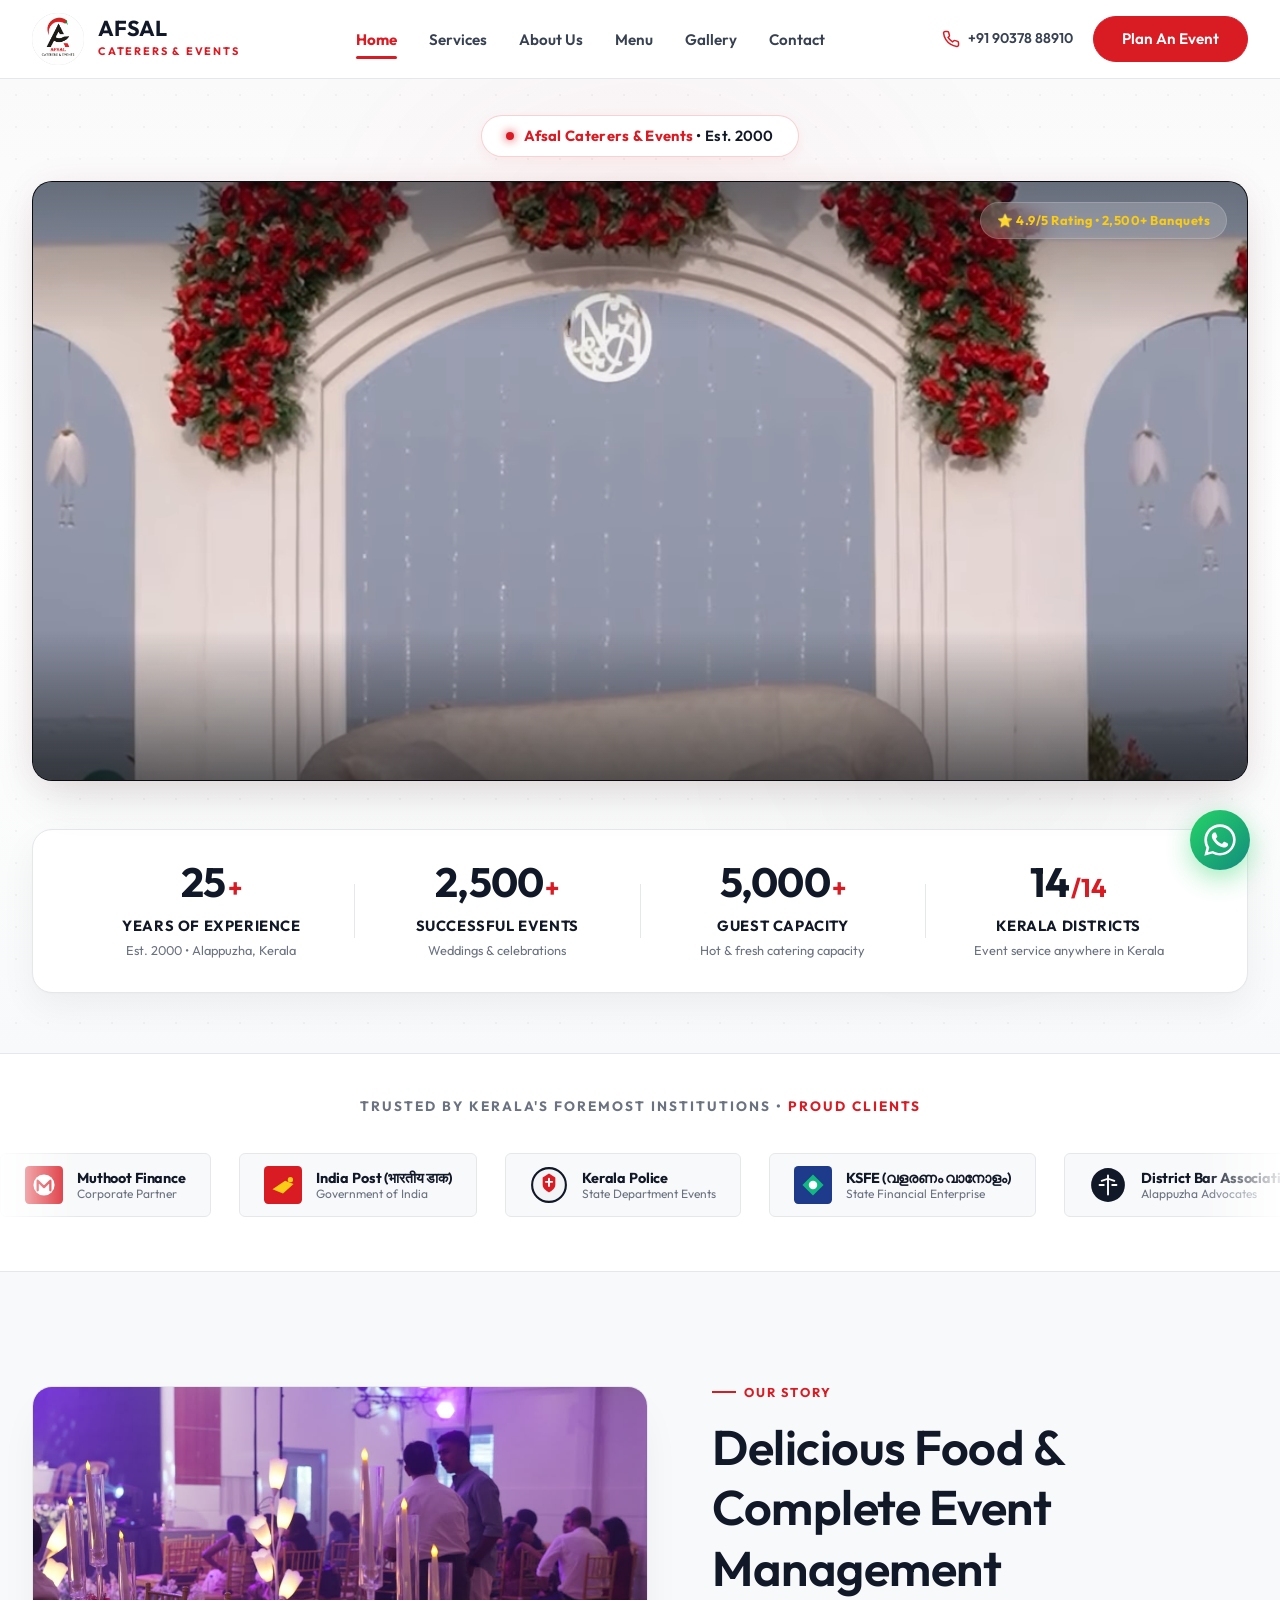
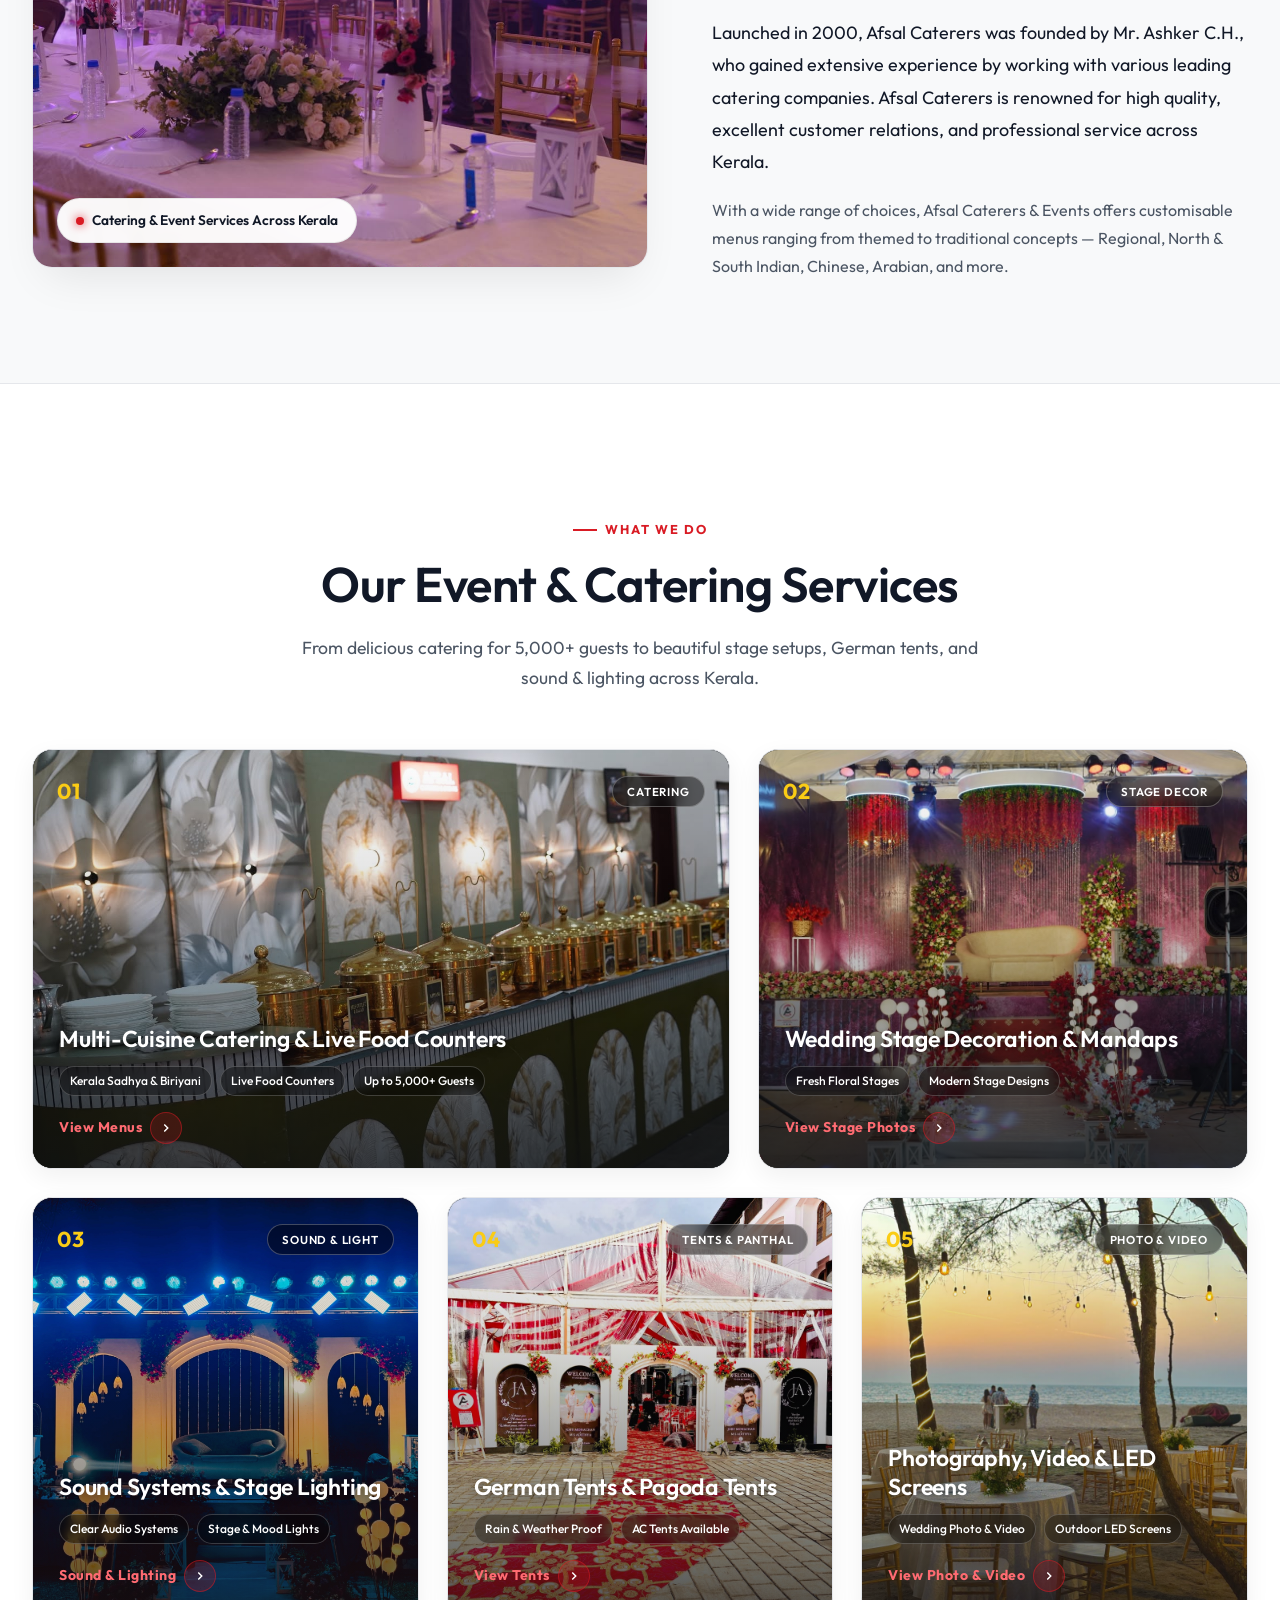
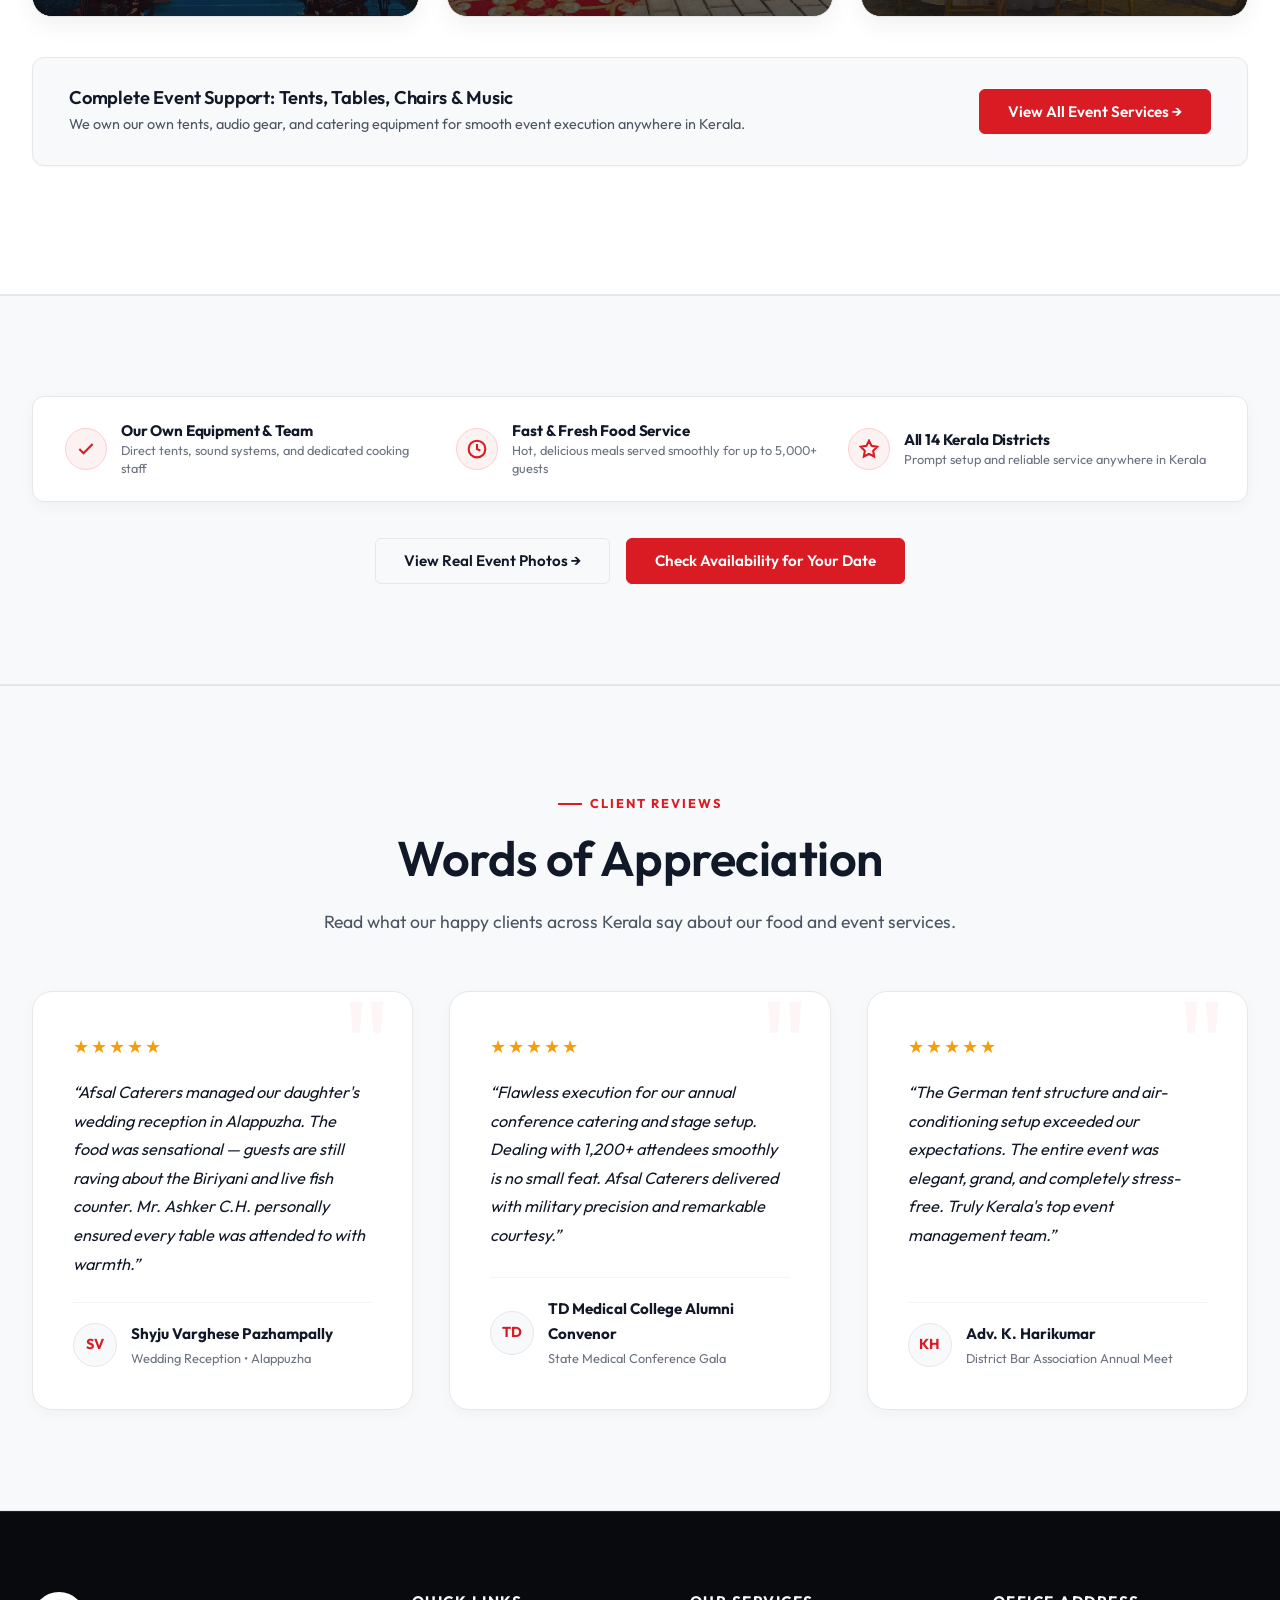
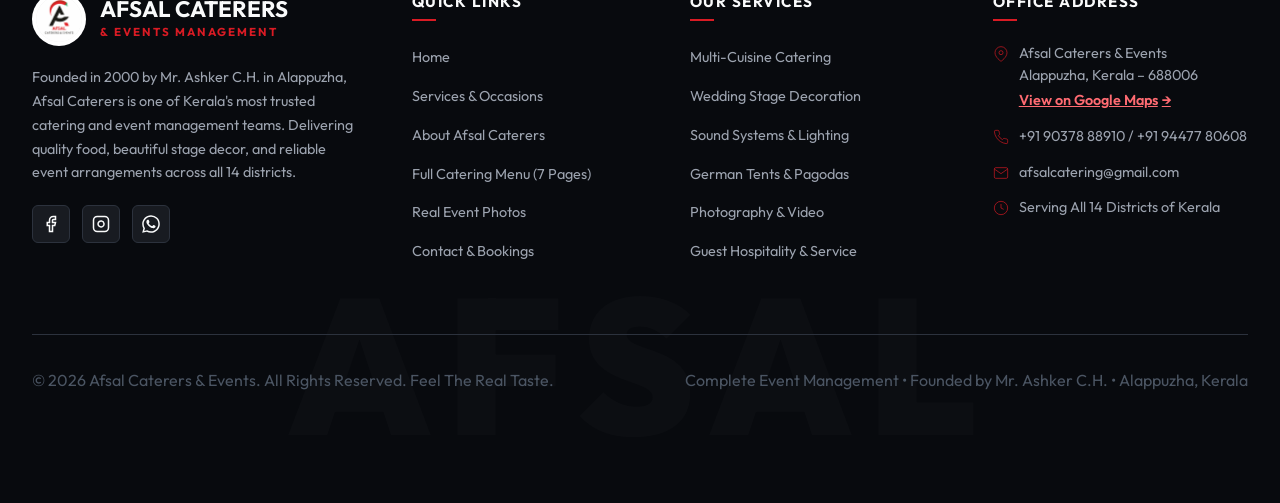
<file: index.html>
<!DOCTYPE html>
<html lang="en">
<head>
    <meta charset="UTF-8">
    <meta name="viewport" content="width=device-width, initial-scale=1.0">
    <title>Afsal Caterers &amp; Events | Best Wedding Caterers &amp; Event Management in Alappuzha, Kerala</title>
    <meta name="description" content="Afsal Caterers &amp; Events — Top-rated catering service &amp; event planners in Alappuzha (Alleppey) &amp; Kerala since 2000. Authentic Malabar Biriyani, Traditional Kerala Sadhya, Luxury Wedding Stages, German Tents, Sound &amp; Lighting.">
    <meta name="keywords" content="Caterers in Alappuzha, Best Caterers in Alleppey, Wedding Catering Kerala, Catering Services Alappuzha, Malabar Biriyani Catering Alappuzha, Kerala Sadhya Caterers Alleppey, Event Management Company Alappuzha, German Tent Rental Kerala, Stage Decoration Alappuzha, Afsal Caterers, Halal Catering Kerala">
    <meta name="author" content="Afsal Caterers &amp; Events">
    <meta name="robots" content="index, follow, max-snippet:-1, max-image-preview:large, max-video-preview:-1">
    
    <!-- Canonical URL -->
    <link rel="canonical" href="https://afsalcaterersandevents.com/">
    
    <!-- Geo Location Tags for Local SEO (Alappuzha, Kerala) -->
    <meta name="geo.region" content="IN-KL">
    <meta name="geo.placename" content="Alappuzha, Kerala">
    <meta name="geo.position" content="9.5042295;76.3346754">
    <meta name="ICBM" content="9.5042295, 76.3346754">
    
    <!-- Open Graph / Facebook / WhatsApp Social Cards -->
    <meta property="og:locale" content="en_IN">
    <meta property="og:type" content="business.business">
    <meta property="og:title" content="Afsal Caterers &amp; Events | Best Caterers in Alappuzha &amp; Kerala">
    <meta property="og:description" content="Authentic Malabar Biriyani, Traditional Kerala Sadhya, Luxury Wedding Stage Decor, German Tents &amp; Full Event Management in Alappuzha &amp; across Kerala since 2000.">
    <meta property="og:url" content="https://afsalcaterersandevents.com/">
    <meta property="og:site_name" content="Afsal Caterers &amp; Events">
    <meta property="og:image" content="https://afsalcaterersandevents.com/afsal-logo.png">
    <meta property="og:image:width" content="1200">
    <meta property="og:image:height" content="630">
    <meta property="og:image:alt" content="Afsal Caterers and Events Alappuzha Kerala">
    
    <!-- Twitter Card -->
    <meta name="twitter:card" content="summary_large_image">
    <meta name="twitter:title" content="Afsal Caterers &amp; Events | Best Caterers in Alappuzha &amp; Kerala">
    <meta name="twitter:description" content="Premier Catering &amp; Event Management across Kerala. Malabar Biriyani, Sadhya, Stage Decoration, German Tents &amp; Live Counters.">
    <meta name="twitter:image" content="https://afsalcaterersandevents.com/afsal-logo.png">

    <!-- JSON-LD Local Business & Catering Schema Markup -->
    <script type="application/ld+json">
    {
      "@context": "https://schema.org",
      "@type": ["FoodEstablishment", "ProfessionalService", "LocalBusiness"],
      "name": "Afsal Caterers & Events",
      "alternateName": "Afsal Caterers Alappuzha",
      "image": "https://afsalcaterersandevents.com/afsal-logo.png",
      "logo": "https://afsalcaterersandevents.com/afsal-logo.png",
      "@id": "https://afsalcaterersandevents.com/#business",
      "url": "https://afsalcaterersandevents.com",
      "telephone": "+919037888910",
      "priceRange": "$$",
      "servesCuisine": ["Kerala", "South Indian", "Malabar Biriyani", "North Indian", "Arabian", "Continental", "Sadhya"],
      "address": {
        "@type": "PostalAddress",
        "addressLocality": "Alappuzha",
        "addressRegion": "Kerala",
        "postalCode": "688006",
        "addressCountry": "IN"
      },
      "geo": {
        "@type": "GeoCoordinates",
        "latitude": 9.5042295,
        "longitude": 76.3346754
      },
      "openingHoursSpecification": {
        "@type": "OpeningHoursSpecification",
        "dayOfWeek": ["Monday", "Tuesday", "Wednesday", "Thursday", "Friday", "Saturday"],
        "opens": "10:00",
        "closes": "18:00"
      },
      "areaServed": [
        { "@type": "City", "name": "Alappuzha" },
        { "@type": "City", "name": "Alleppey" },
        { "@type": "City", "name": "Kochi" },
        { "@type": "City", "name": "Kottayam" },
        { "@type": "City", "name": "Kollam" },
        { "@type": "AdministrativeArea", "name": "Kerala" }
      ],
      "sameAs": [
        "https://maps.app.goo.gl/mxKnM1czG8oSCBQW9"
      ]
    }
    </script>
    
    <!-- Google Fonts: Single Unified Modern Typeface (Outfit) -->
    <link rel="preconnect" href="https://fonts.googleapis.com">
    <link rel="preconnect" href="https://fonts.gstatic.com" crossorigin>
    <link href="https://fonts.googleapis.com/css2?family=Outfit:wght@300;400;500;600;700;800;900&display=swap" rel="stylesheet">
    
    <!-- Favicon -->
    <link rel="icon" type="image/png" href="afsal-logo.png">
    <link rel="apple-touch-icon" href="afsal-logo.png">

    <link rel="stylesheet" href="css/style.css?v=4.2">
</head>
<body class="bg-white">

    <!-- Main Site Navigation (Standard Clean Light Header) -->
    <header class="site-header" id="siteHeader">
        <div class="container nav-wrap">
            <a href="index.html" class="logo-container" aria-label="Afsal Caterers Homepage">
                <img src="afsal-logo.png" alt="Afsal Caterers Logo" class="brand-logo-img">
                <div class="brand-text-block">
                    <span class="brand-text-name">AFSAL</span>
                    <span class="brand-text-sub">Caterers &amp; Events</span>
                </div>
            </a>

            <!-- Desktop Nav Links -->
            <nav class="desktop-nav" aria-label="Main Navigation">
                <ul class="nav-menu">
                    <li><a href="index.html" class="nav-link active">Home</a></li>
                    <li><a href="services.html" class="nav-link">Services</a></li>
                    <li><a href="about.html" class="nav-link">About Us</a></li>
                    <li><a href="menu.html" class="nav-link">Menu</a></li>
                    <li><a href="gallery.html" class="nav-link">Gallery</a></li>
                    <li><a href="contact.html" class="nav-link">Contact</a></li>
                </ul>
            </nav>

            <div class="nav-action">
                <a href="tel:+919037888910" class="nav-phone-link">
                    <svg width="18" height="18" viewBox="0 0 24 24" fill="none" stroke="currentColor" stroke-width="2"><path d="M22 16.92v3a2 2 0 0 1-2.18 2 19.79 19.79 0 0 1-8.63-3.07 19.5 19.5 0 0 1-6-6 19.79 19.79 0 0 1-3.07-8.67A2 2 0 0 1 4.11 2h3a2 2 0 0 1 2 1.72 12.84 12.84 0 0 0 .7 2.81 2 2 0 0 1-.45 2.11L8.09 9.91a16 16 0 0 0 6 6l1.27-1.27a2 2 0 0 1 2.11-.45 12.84 12.84 0 0 0 2.81.7A2 2 0 0 1 22 16.92z"/></svg>
                    <span>+91 90378 88910</span>
                </a>
                <a href="contact.html" class="btn btn-primary btn-pill">Plan An Event</a>
                <button class="hamburger" aria-label="Toggle Navigation Menu">
                    <span></span>
                    <span></span>
                    <span></span>
                </button>
            </div>
        </div>
    </header>

    <!-- Mobile Drawer & Backdrop -->
    <div class="mobile-nav-backdrop"></div>
    <aside class="mobile-nav-drawer">
        <ul class="mobile-nav-links">
            <li><a href="index.html" class="active">Home</a></li>
            <li><a href="services.html">Services</a></li>
            <li><a href="about.html">About Us</a></li>
            <li><a href="menu.html">Menu</a></li>
            <li><a href="gallery.html">Gallery</a></li>
            <li><a href="contact.html">Contact Us</a></li>
        </ul>
        <div style="margin-top: 36px;">
            <a href="contact.html" class="btn btn-primary btn-pill" style="width: 100%;">Plan Your Event</a>
            <p style="font-size: 0.82rem; color: var(--text-muted); margin-top: 20px; text-align: center;">
                Alappuzha, Kerala<br>Tel: +91 90378 88910
            </p>
        </div>
    </aside>

    <!-- New Model Framed Video Hero Landing with Ambient Shaded Elegance & Key Metrics -->
    <section class="hero-framed-section" id="heroLanding" aria-label="Afsal Caterers &amp; Events">
        <!-- Ambient Luxury Shady Gradients & Mesh Glow -->
        <div class="hero-ambient-glow glow-1"></div>
        <div class="hero-ambient-glow glow-2"></div>
        <div class="hero-ambient-grid-pattern"></div>

        <div class="container hero-framed-container">
            <!-- Minimal Elegant Brand Title & Badge -->
            <div class="hero-header-minimal">
                <div class="hero-prestige-badge">
                    <span class="badge-dot-live"></span>
                    <span><span class="brand-highlight">Afsal Caterers &amp; Events</span> &bull; Est. 2000</span>
                </div>
            </div>

            <!-- Framed Luxury Cinematic Video Showcase with Efficient Margins -->
            <div class="hero-video-frame-wrap">
                <div class="hero-video-frame-inner">
                    <!-- 4K Event Video -->
                    <video id="heroBgVideo" class="hero-frame-video" autoplay muted loop playsinline poster="images/event-5.jpg" title="Afsal Caterers Event Production Cinema">
                        <source src="images/Video-afsalcaters.mp4" type="video/mp4">
                        Your browser does not support HTML5 video.
                    </video>

                    <!-- Cinematic Vignette & Edge Scrim -->
                    <div class="video-frame-scrim"></div>

                    <!-- Floating Frame Badges -->
                    <div class="frame-tag-badge top-right">
                        <span>⭐ 4.9/5 Rating &bull; 2,500+ Banquets</span>
                    </div>

                </div>
            </div>

            <!-- Key Numbers & Proof Metrics Bar (Proper Metrics) -->
            <div class="hero-metrics-bar">
                <div class="metric-card">
                    <div class="metric-number-row">
                        <span class="metric-number">25</span>
                        <span class="metric-plus">+</span>
                    </div>
                    <div class="metric-title">Years of Experience</div>
                    <div class="metric-sub">Est. 2000 &bull; Alappuzha, Kerala</div>
                </div>

                <div class="metric-divider"></div>

                <div class="metric-card">
                    <div class="metric-number-row">
                        <span class="metric-number">2,500</span>
                        <span class="metric-plus">+</span>
                    </div>
                    <div class="metric-title">Successful Events</div>
                    <div class="metric-sub">Weddings &amp; celebrations</div>
                </div>

                <div class="metric-divider"></div>

                <div class="metric-card">
                    <div class="metric-number-row">
                        <span class="metric-number">5,000</span>
                        <span class="metric-plus">+</span>
                    </div>
                    <div class="metric-title">Guest Capacity</div>
                    <div class="metric-sub">Hot &amp; fresh catering capacity</div>
                </div>

                <div class="metric-divider"></div>

                <div class="metric-card">
                    <div class="metric-number-row">
                        <span class="metric-number">14</span>
                        <span class="metric-plus">/14</span>
                    </div>
                    <div class="metric-title">Kerala Districts</div>
                    <div class="metric-sub">Event service anywhere in Kerala</div>
                </div>
            </div>
        </div>
    </section>

    <!-- Proud Clients Marquee Section (Continuous Smooth Loop) -->
    <section class="marquee-section" aria-label="Our Esteemed Clients">
        <div class="marquee-header">
            <h2 class="marquee-subtitle">Trusted by Kerala's Foremost Institutions &bull; <span>Proud Clients</span></h2>
        </div>
        
        <div class="marquee-container">
            <div class="marquee-track">
                <!-- 1. Muthoot Finance -->
                <div class="client-badge-card">
                    <div class="client-badge-icon">
                        <svg viewBox="0 0 36 36" fill="none"><rect width="36" height="36" rx="4" fill="#D91B24"/><circle cx="18" cy="18" r="10" fill="#FFFFFF"/><path d="M12 23V14L18 20L24 14V23" stroke="#D91B24" stroke-width="2.2" stroke-linecap="round" stroke-linejoin="round"/></svg>
                    </div>
                    <div class="client-badge-info">
                        <h4>Muthoot Finance</h4>
                        <p>Corporate Partner</p>
                    </div>
                </div>

                <!-- 2. India Post -->
                <div class="client-badge-card">
                    <div class="client-badge-icon">
                        <svg viewBox="0 0 36 36" fill="none"><rect width="36" height="36" rx="4" fill="#D91B24"/><path d="M8 22L20 14L28 17L18 26L8 22Z" fill="#FACC15"/><circle cx="25" cy="13" r="2.5" fill="#FACC15"/></svg>
                    </div>
                    <div class="client-badge-info">
                        <h4>India Post (भारतीय डाक)</h4>
                        <p>Government of India</p>
                    </div>
                </div>

                <!-- 3. Kerala Police -->
                <div class="client-badge-card">
                    <div class="client-badge-icon">
                        <svg viewBox="0 0 36 36" fill="none"><circle cx="18" cy="18" r="16" stroke="#111827" stroke-width="2" fill="#F3F4F6"/><path d="M18 7L24 11V18C24 22 18 25 18 25C18 25 12 22 12 18V11L18 7Z" fill="#D91B24"/><path d="M18 12V19M15 15H21" stroke="#FFFFFF" stroke-width="1.8" stroke-linecap="round"/></svg>
                    </div>
                    <div class="client-badge-info">
                        <h4>Kerala Police</h4>
                        <p>State Department Events</p>
                    </div>
                </div>

                <!-- 4. KSFE -->
                <div class="client-badge-card">
                    <div class="client-badge-icon">
                        <svg viewBox="0 0 36 36" fill="none"><rect width="36" height="36" rx="4" fill="#1E3A8A"/><polygon points="8,18 18,8 28,18 18,28" fill="#10B981"/><circle cx="18" cy="18" r="4" fill="#FFFFFF"/></svg>
                    </div>
                    <div class="client-badge-info">
                        <h4>KSFE (വളരണം വാനോളം)</h4>
                        <p>State Financial Enterprise</p>
                    </div>
                </div>

                <!-- 5. District Bar Association -->
                <div class="client-badge-card">
                    <div class="client-badge-icon">
                        <svg viewBox="0 0 36 36" fill="none"><circle cx="18" cy="18" r="16" fill="#111827"/><path d="M18 9V27M12 14L18 12L24 14M10 18L14 18M22 18L26 18" stroke="#FFFFFF" stroke-width="1.8" stroke-linecap="round"/></svg>
                    </div>
                    <div class="client-badge-info">
                        <h4>District Bar Association</h4>
                        <p>Alappuzha Advocates</p>
                    </div>
                </div>

                <!-- 6. TD Vandanam Medical College -->
                <div class="client-badge-card">
                    <div class="client-badge-icon">
                        <svg viewBox="0 0 36 36" fill="none"><circle cx="18" cy="18" r="16" stroke="#D91B24" stroke-width="2" fill="#FFFFFF"/><path d="M18 8V28M13 14C15 12 21 12 23 15C25 18 16 20 18 24" stroke="#111827" stroke-width="2" stroke-linecap="round"/></svg>
                    </div>
                    <div class="client-badge-info">
                        <h4>TD Vandanam Medical College</h4>
                        <p>Alumni &amp; Faculty Galas</p>
                    </div>
                </div>

                <!-- 7. Income Tax Department -->
                <div class="client-badge-card">
                    <div class="client-badge-icon">
                        <svg viewBox="0 0 36 36" fill="none"><circle cx="18" cy="18" r="16" fill="#F8FAFC" stroke="#059669" stroke-width="2"/><path d="M18 9V17M15 12H21M13 22C15 24 21 24 23 22" stroke="#059669" stroke-width="2" stroke-linecap="round"/><path d="M11 26H25" stroke="#D91B24" stroke-width="2.5"/></svg>
                    </div>
                    <div class="client-badge-info">
                        <h4>Income Tax Department</h4>
                        <p>Government of India</p>
                    </div>
                </div>

                <!-- 8. KMSRA -->
                <div class="client-badge-card">
                    <div class="client-badge-icon">
                        <svg viewBox="0 0 36 36" fill="none"><circle cx="18" cy="18" r="16" fill="#D91B24"/><path d="M14 24V16C14 14 17 14 18 15C19 14 22 14 22 16V24" stroke="#FFFFFF" stroke-width="2" stroke-linecap="round"/><rect x="13" y="24" width="10" height="4" rx="1" fill="#FFFFFF"/></svg>
                    </div>
                    <div class="client-badge-info">
                        <h4>KMSRA</h4>
                        <p>Kerala Medical Assoc.</p>
                    </div>
                </div>

                <!-- 9. Leo XIII HSS School -->
                <div class="client-badge-card">
                    <div class="client-badge-icon">
                        <svg viewBox="0 0 36 36" fill="none"><path d="M8 8H28V20C28 26 18 30 18 30C18 30 8 26 8 20V8Z" fill="#111827"/><path d="M18 12L21 18H15L18 12Z" fill="#D91B24"/></svg>
                    </div>
                    <div class="client-badge-info">
                        <h4>Leo XIII HSS School</h4>
                        <p>Nirakkoottu Programme</p>
                    </div>
                </div>

                <!-- 10. JSS Gouriyamma Programme -->
                <div class="client-badge-card">
                    <div class="client-badge-icon">
                        <svg viewBox="0 0 36 36" fill="none"><rect width="36" height="36" rx="4" fill="#D91B24"/><polygon points="18,10 20,15 26,15 21,18 23,24 18,20 13,24 15,18 10,15 16,15" fill="#FFFFFF"/></svg>
                    </div>
                    <div class="client-badge-info">
                        <h4>JSS Gouriyamma Programme</h4>
                        <p>State Commemoration</p>
                    </div>
                </div>

                <!-- 11. IAPA -->
                <div class="client-badge-card">
                    <div class="client-badge-icon">
                        <svg viewBox="0 0 36 36" fill="none"><circle cx="18" cy="18" r="16" fill="#F0FDF4" stroke="#16A34A" stroke-width="2"/><path d="M18 6C11 6 11 18 18 18C25 18 25 30 18 30" stroke="#16A34A" stroke-width="2"/><circle cx="18" cy="12" r="2" fill="#16A34A"/><circle cx="18" cy="24" r="2" fill="#D91B24"/></svg>
                    </div>
                    <div class="client-badge-info">
                        <h4>Indian Acupuncture Assoc.</h4>
                        <p>National Conference</p>
                    </div>
                </div>
            </div>
        </div>
    </section>

    <!-- About Highlight Section (Prominent Large Showcase & Clean Typography) -->
    <section class="about-preview-section">
        <div class="container about-preview-grid">
            <!-- Large Showcase Photo with Ambient Badge -->
            <div class="about-showcase-media">
                <div class="about-main-img-card">
                    <img src="images/event-7.jpg" alt="Afsal Caterers Grand Stage &amp; Banquet Decor" class="about-feature-img" loading="lazy">
                    <div class="about-img-badge">
                        <span class="badge-dot-live"></span>
                        <span>Catering &amp; Event Services Across Kerala</span>
                    </div>
                </div>
            </div>

            <!-- About Text -->
            <div class="about-content">
                <span class="section-tag">Our Story</span>
                <h2 class="section-title">Delicious Food &amp; Complete Event Management</h2>
                <p class="about-lead-text">
                    Launched in 2000, Afsal Caterers was founded by Mr. Ashker C.H., who gained extensive experience by working with various leading catering companies. Afsal Caterers is renowned for high quality, excellent customer relations, and professional service across Kerala.
                </p>
                <p class="about-sub-text">
                    With a wide range of choices, Afsal Caterers &amp; Events offers customisable menus ranging from themed to traditional concepts &mdash; Regional, North &amp; South Indian, Chinese, Arabian, and more.
                </p>
            </div>
        </div>
    </section>

    <!-- Bento Services Showcase -->
    <section class="bento-services-section" id="servicesShowcase">
        <div class="container">
            <div class="text-center">
                <span class="section-tag">What We Do</span>
                <h2 class="section-title">Our Event &amp; Catering Services</h2>
                <p class="section-desc">From delicious catering for 5,000+ guests to beautiful stage setups, German tents, and sound &amp; lighting across Kerala.</p>
            </div>

            <div class="bento-grid">
                <!-- 01: Multi-Cuisine Catering (Span 7) -->
                <a href="services.html#catering" class="bento-card span-7">
                    <img src="images/event-6.jpg" alt="Kerala Banquet Catering" class="bento-card-bg-img" loading="lazy">
                    <div class="bento-card-scrim"></div>
                    <div class="bento-card-top">
                        <span class="bento-number">01</span>
                        <span class="bento-badge-pill">Catering</span>
                    </div>
                    <div class="bento-card-body">
                        <h3 class="bento-card-title">Multi-Cuisine Catering &amp; Live Food Counters</h3>
                        <div class="bento-feature-pills">
                            <span class="bento-pill">Kerala Sadhya &amp; Biriyani</span>
                            <span class="bento-pill">Live Food Counters</span>
                            <span class="bento-pill">Up to 5,000+ Guests</span>
                        </div>
                        <div class="bento-card-link-row">
                            <span>View Menus</span>
                            <div class="bento-arrow-circle">
                                <svg width="14" height="14" viewBox="0 0 24 24" fill="none" stroke="currentColor" stroke-width="2.5"><polyline points="9 18 15 12 9 6"/></svg>
                            </div>
                        </div>
                    </div>
                </a>

                <!-- 02: Stage Decoration & Mandaps (Span 5) -->
                <a href="services.html#stage-decor" class="bento-card span-5">
                    <img src="images/event-15.jpg" alt="Wedding Stage Decoration" class="bento-card-bg-img" loading="lazy">
                    <div class="bento-card-scrim"></div>
                    <div class="bento-card-top">
                        <span class="bento-number">02</span>
                        <span class="bento-badge-pill">Stage Decor</span>
                    </div>
                    <div class="bento-card-body">
                        <h3 class="bento-card-title">Wedding Stage Decoration &amp; Mandaps</h3>
                        <div class="bento-feature-pills">
                            <span class="bento-pill">Fresh Floral Stages</span>
                            <span class="bento-pill">Modern Stage Designs</span>
                        </div>
                        <div class="bento-card-link-row">
                            <span>View Stage Photos</span>
                            <div class="bento-arrow-circle">
                                <svg width="14" height="14" viewBox="0 0 24 24" fill="none" stroke="currentColor" stroke-width="2.5"><polyline points="9 18 15 12 9 6"/></svg>
                            </div>
                        </div>
                    </div>
                </a>

                <!-- 03: Sound & Lights (Span 4) -->
                <a href="services.html#light-sound" class="bento-card span-4">
                    <img src="images/event-22.jpg" alt="Sound Systems and Stage Lighting" class="bento-card-bg-img" loading="lazy">
                    <div class="bento-card-scrim"></div>
                    <div class="bento-card-top">
                        <span class="bento-number">03</span>
                        <span class="bento-badge-pill">Sound &amp; Light</span>
                    </div>
                    <div class="bento-card-body">
                        <h3 class="bento-card-title">Sound Systems &amp; Stage Lighting</h3>
                        <div class="bento-feature-pills">
                            <span class="bento-pill">Clear Audio Systems</span>
                            <span class="bento-pill">Stage &amp; Mood Lights</span>
                        </div>
                        <div class="bento-card-link-row">
                            <span>Sound &amp; Lighting</span>
                            <div class="bento-arrow-circle">
                                <svg width="14" height="14" viewBox="0 0 24 24" fill="none" stroke="currentColor" stroke-width="2.5"><polyline points="9 18 15 12 9 6"/></svg>
                            </div>
                        </div>
                    </div>
                </a>

                <!-- 04: German Tents (Span 4) -->
                <a href="services.html#tents" class="bento-card span-4">
                    <img src="images/event-18.jpg" alt="German Tents and Pagodas" class="bento-card-bg-img" loading="lazy">
                    <div class="bento-card-scrim"></div>
                    <div class="bento-card-top">
                        <span class="bento-number">04</span>
                        <span class="bento-badge-pill">Tents &amp; Panthal</span>
                    </div>
                    <div class="bento-card-body">
                        <h3 class="bento-card-title">German Tents &amp; Pagoda Tents</h3>
                        <div class="bento-feature-pills">
                            <span class="bento-pill">Rain &amp; Weather Proof</span>
                            <span class="bento-pill">AC Tents Available</span>
                        </div>
                        <div class="bento-card-link-row">
                            <span>View Tents</span>
                            <div class="bento-arrow-circle">
                                <svg width="14" height="14" viewBox="0 0 24 24" fill="none" stroke="currentColor" stroke-width="2.5"><polyline points="9 18 15 12 9 6"/></svg>
                            </div>
                        </div>
                    </div>
                </a>

                <!-- 05: Photography & Video (Span 4) -->
                <a href="services.html#photography" class="bento-card span-4">
                    <img src="images/event-20.jpg" alt="Photography and Video Coverage" class="bento-card-bg-img" loading="lazy">
                    <div class="bento-card-scrim"></div>
                    <div class="bento-card-top">
                        <span class="bento-number">05</span>
                        <span class="bento-badge-pill">Photo &amp; Video</span>
                    </div>
                    <div class="bento-card-body">
                        <h3 class="bento-card-title">Photography, Video &amp; LED Screens</h3>
                        <div class="bento-feature-pills">
                            <span class="bento-pill">Wedding Photo &amp; Video</span>
                            <span class="bento-pill">Outdoor LED Screens</span>
                        </div>
                        <div class="bento-card-link-row">
                            <span>View Photo &amp; Video</span>
                            <div class="bento-arrow-circle">
                                <svg width="14" height="14" viewBox="0 0 24 24" fill="none" stroke="currentColor" stroke-width="2.5"><polyline points="9 18 15 12 9 6"/></svg>
                            </div>
                        </div>
                    </div>
                </a>
            </div>

            <!-- Full Capability Banner Strip -->
            <div class="services-more-banner" style="margin-top: 40px;">
                <div class="services-more-info">
                    <h4>Complete Event Support: Tents, Tables, Chairs &amp; Music</h4>
                    <p>We own our own tents, audio gear, and catering equipment for smooth event execution anywhere in Kerala.</p>
                </div>
                <a href="services.html" class="btn btn-primary">View All Event Services &rarr;</a>
            </div>
        </div>
    </section>

    <!-- Afsal Event Production Standards Strip -->
    <section class="section-padding" style="background: var(--bg-subtle); border-top: 1px solid var(--border-light); border-bottom: 1px solid var(--border-light);">
        <div class="container">
            <div class="cinema-meta-strip" style="background: #FFFFFF; border: 1px solid var(--border-light); border-radius: var(--radius-md); box-shadow: 0 4px 16px rgba(0,0,0,0.04);">
                <div class="cinema-feature-col">
                    <div class="cinema-feature-icon" style="background: var(--brand-red-subtle); border-color: var(--brand-red-border); color: var(--brand-red);">
                        <svg width="20" height="20" viewBox="0 0 24 24" fill="none" stroke="currentColor" stroke-width="2.5"><polyline points="20 6 9 17 4 12"/></svg>
                    </div>
                    <div class="cinema-feature-text">
                        <h5 style="color: var(--text-main);">Our Own Equipment &amp; Team</h5>
                        <p style="color: var(--text-muted);">Direct tents, sound systems, and dedicated cooking staff</p>
                    </div>
                </div>
                <div class="cinema-feature-col">
                    <div class="cinema-feature-icon" style="background: var(--brand-red-subtle); border-color: var(--brand-red-border); color: var(--brand-red);">
                        <svg width="20" height="20" viewBox="0 0 24 24" fill="none" stroke="currentColor" stroke-width="2.5"><circle cx="12" cy="12" r="10"/><path d="M12 6v6l4 2"/></svg>
                    </div>
                    <div class="cinema-feature-text">
                        <h5 style="color: var(--text-main);">Fast &amp; Fresh Food Service</h5>
                        <p style="color: var(--text-muted);">Hot, delicious meals served smoothly for up to 5,000+ guests</p>
                    </div>
                </div>
                <div class="cinema-feature-col">
                    <div class="cinema-feature-icon" style="background: var(--brand-red-subtle); border-color: var(--brand-red-border); color: var(--brand-red);">
                        <svg width="20" height="20" viewBox="0 0 24 24" fill="none" stroke="currentColor" stroke-width="2.5"><polygon points="12 2 15.09 8.26 22 9.27 17 14.14 18.18 21.02 12 17.77 5.82 21.02 7 14.14 2 9.27 8.91 8.26 12 2"/></svg>
                    </div>
                    <div class="cinema-feature-text">
                        <h5 style="color: var(--text-main);">All 14 Kerala Districts</h5>
                        <p style="color: var(--text-muted);">Prompt setup and reliable service anywhere in Kerala</p>
                    </div>
                </div>
            </div>

            <div style="display: flex; justify-content: center; gap: 16px; margin-top: 36px; flex-wrap: wrap;">
                <a href="gallery.html" class="btn btn-outline">View Real Event Photos &rarr;</a>
                <a href="contact.html" class="btn btn-primary">Check Availability for Your Date</a>
            </div>
        </div>
    </section>



    <!-- Client Testimonials -->
    <section class="section-padding bg-subtle" style="border-top: 1px solid var(--border-light); border-bottom: 1px solid var(--border-light);">
        <div class="container">
            <div class="text-center">
                <span class="section-tag">Client Reviews</span>
                <h2 class="section-title">Words of Appreciation</h2>
                <p class="section-desc">Read what our happy clients across Kerala say about our food and event services.</p>
            </div>

            <div class="testimonials-grid">
                <div class="testimonial-card">
                    <div class="testimonial-stars">★★★★★</div>
                    <p class="testimonial-quote">
                        &ldquo;Afsal Caterers managed our daughter's wedding reception in Alappuzha. The food was sensational &mdash; guests are still raving about the Biriyani and live fish counter. Mr. Ashker C.H. personally ensured every table was attended to with warmth.&rdquo;
                    </p>
                    <div class="testimonial-author-wrap">
                        <div class="testimonial-avatar">SV</div>
                        <div>
                            <div class="testimonial-name">Shyju Varghese Pazhampally</div>
                            <div class="testimonial-event-tag">Wedding Reception • Alappuzha</div>
                        </div>
                    </div>
                </div>

                <div class="testimonial-card">
                    <div class="testimonial-stars">★★★★★</div>
                    <p class="testimonial-quote">
                        &ldquo;Flawless execution for our annual conference catering and stage setup. Dealing with 1,200+ attendees smoothly is no small feat. Afsal Caterers delivered with military precision and remarkable courtesy.&rdquo;
                    </p>
                    <div class="testimonial-author-wrap">
                        <div class="testimonial-avatar">TD</div>
                        <div>
                            <div class="testimonial-name">TD Medical College Alumni Convenor</div>
                            <div class="testimonial-event-tag">State Medical Conference Gala</div>
                        </div>
                    </div>
                </div>

                <div class="testimonial-card">
                    <div class="testimonial-stars">★★★★★</div>
                    <p class="testimonial-quote">
                        &ldquo;The German tent structure and air-conditioning setup exceeded our expectations. The entire event was elegant, grand, and completely stress-free. Truly Kerala's top event management team.&rdquo;
                    </p>
                    <div class="testimonial-author-wrap">
                        <div class="testimonial-avatar">KH</div>
                        <div>
                            <div class="testimonial-name">Adv. K. Harikumar</div>
                            <div class="testimonial-event-tag">District Bar Association Annual Meet</div>
                        </div>
                    </div>
                </div>
            </div>
        </div>
    </section>

    <!-- Master Footer -->
    <footer class="site-footer-architectural">
        <div class="footer-watermark" aria-hidden="true">AFSAL</div>
        <div class="container footer-content-wrap">
            <div class="footer-top-grid">
                <!-- Col 1: Brand Info -->
                <div class="footer-brand-col">
                    <div class="footer-logo-row">
                        <img src="afsal-logo.png" alt="Afsal Caterers &amp; Events Logo" class="footer-logo-img">
                        <div>
                            <div class="footer-brand-name">AFSAL CATERERS</div>
                            <div class="footer-brand-tagline">&amp; EVENTS MANAGEMENT</div>
                        </div>
                    </div>
                    <p class="footer-brand-desc">
                        Founded in 2000 by Mr. Ashker C.H. in Alappuzha, Afsal Caterers is one of Kerala's most trusted catering and event management teams. Delivering quality food, beautiful stage decor, and reliable event arrangements across all 14 districts.
                    </p>
                    <div class="footer-social-row">
                        <a href="https://www.facebook.com/share/19Wtpn7Ktn/" class="footer-social-link" aria-label="Facebook" target="_blank" rel="noopener">
                            <svg width="18" height="18" viewBox="0 0 24 24" fill="none" stroke="currentColor" stroke-width="2"><path d="M18 2h-3a5 5 0 0 0-5 5v3H7v4h3v8h4v-8h3l1-4h-4V7a1 1 0 0 1 1-1h3z"/></svg>
                        </a>
                        <a href="https://www.instagram.com/afsalcaterers/" class="footer-social-link" aria-label="Instagram" target="_blank" rel="noopener">
                            <svg width="18" height="18" viewBox="0 0 24 24" fill="none" stroke="currentColor" stroke-width="2"><rect x="2" y="2" width="20" height="20" rx="5" ry="5"/><path d="M16 11.37A4 4 0 1 1 12.63 8 4 4 0 0 1 16 11.37z"/><line x1="17.5" y1="6.5" x2="17.51" y2="6.5"/></svg>
                        </a>
                        <a href="https://wa.me/919037888910?text=Hi%20there,%20for%20an%20enquiry%20regarding%20your%20event%20management%20and%20catering%20services." class="footer-social-link" aria-label="WhatsApp" target="_blank" rel="noopener">
                            <svg width="18" height="18" viewBox="0 0 24 24" fill="currentColor"><path d="M17.472 14.382c-.301-.15-1.78-.879-2.056-.98-.276-.1-.477-.15-.678.15-.2.3-.778.98-.954 1.18-.175.2-.351.225-.652.075-.301-.15-1.272-.469-2.423-1.496-.895-.798-1.5-1.784-1.675-2.085-.175-.301-.019-.464.132-.614.136-.135.301-.351.451-.527.151-.175.2-.301.301-.501.101-.2.05-.376-.025-.526-.075-.15-.678-1.634-.929-2.239-.244-.589-.493-.509-.678-.519l-.578-.01c-.2 0-.527.075-.803.376s-1.054 1.03-1.054 2.512c0 1.482 1.079 2.912 1.23 3.113.15.2 2.122 3.24 5.141 4.543.718.31 1.279.495 1.716.634.721.229 1.377.197 1.896.119.579-.087 1.78-.727 2.031-1.43.251-.703.251-1.305.176-1.43-.076-.126-.276-.201-.577-.351zM12.004 21.75c-1.748 0-3.461-.462-4.966-1.336l-.356-.207-3.691.968.985-3.598-.228-.363a9.718 9.718 0 0 1-1.498-5.172c0-5.385 4.381-9.768 9.764-9.768 2.608 0 5.06 1.017 6.905 2.862 1.845 1.845 2.861 4.296 2.86 6.904 0 5.387-4.381 9.77-9.775 9.77zm8.313-18.084A11.66 11.66 0 0 0 12.004.25C5.524.25.25 5.525.25 12.006c0 2.07.541 4.092 1.569 5.87L.25 23.75l6.022-1.58a11.72 11.72 0 0 0 5.732 1.488h.005c6.48 0 11.754-5.275 11.755-11.758 0-3.14-1.222-6.092-3.447-8.317z"/></svg>
                        </a>
                    </div>
                </div>

                <!-- Col 2: Quick Links -->
                <div class="footer-col">
                    <h4>Quick Links</h4>
                    <ul class="footer-links-list">
                        <li><a href="index.html">Home</a></li>
                        <li><a href="services.html">Services &amp; Occasions</a></li>
                        <li><a href="about.html">About Afsal Caterers</a></li>
                        <li><a href="menu.html">Full Catering Menu (7 Pages)</a></li>
                        <li><a href="gallery.html">Real Event Photos</a></li>
                        <li><a href="contact.html">Contact &amp; Bookings</a></li>
                    </ul>
                </div>

                <!-- Col 3: Services -->
                <div class="footer-col">
                    <h4>Our Services</h4>
                    <ul class="footer-links-list">
                        <li><a href="services.html#catering">Multi-Cuisine Catering</a></li>
                        <li><a href="services.html#stage-decor">Wedding Stage Decoration</a></li>
                        <li><a href="services.html#light-sound">Sound Systems &amp; Lighting</a></li>
                        <li><a href="services.html#tents">German Tents &amp; Pagodas</a></li>
                        <li><a href="services.html#photography">Photography &amp; Video</a></li>
                        <li><a href="services.html#hospitality">Guest Hospitality &amp; Service</a></li>
                    </ul>
                </div>

                <!-- Col 4: Contact Info -->
                <div class="footer-col">
                    <h4>Office Address</h4>
                    <ul class="footer-contact-list">
                        <li>
                            <svg viewBox="0 0 24 24" fill="none"><path d="M21 10c0 7-9 13-9 13s-9-6-9-13a9 9 0 0 1 18 0z"/><circle cx="12" cy="10" r="3"/></svg>
                            <span>
                                Afsal Caterers &amp; Events<br>
                                Alappuzha, Kerala &ndash; 688006<br>
                                <a href="https://maps.app.goo.gl/mxKnM1czG8oSCBQW9" target="_blank" rel="noopener" style="color: #FF6B72; font-weight: 600; text-decoration: underline; display: inline-flex; align-items: center; gap: 4px; margin-top: 4px;">
                                    <span>View on Google Maps</span> &rarr;
                                </a>
                            </span>
                        </li>
                        <li>
                            <svg viewBox="0 0 24 24" fill="none"><path d="M22 16.92v3a2 2 0 0 1-2.18 2 19.79 19.79 0 0 1-8.63-3.07 19.5 19.5 0 0 1-6-6 19.79 19.79 0 0 1-3.07-8.67A2 2 0 0 1 4.11 2h3a2 2 0 0 1 2 1.72 12.84 12.84 0 0 0 .7 2.81 2 2 0 0 1-.45 2.11L8.09 9.91a16 16 0 0 0 6 6l1.27-1.27a2 2 0 0 1 2.11-.45 12.84 12.84 0 0 0 2.81.7A2 2 0 0 1 22 16.92z"/></svg>
                            <span>+91 90378 88910 / +91 94477 80608</span>
                        </li>
                        <li>
                            <svg viewBox="0 0 24 24" fill="none"><path d="M4 4h16c1.1 0 2 .9 2 2v12c0 1.1-.9 2-2 2H4c-1.1 0-2-.9-2-2V6c0-1.1.9-2 2-2z"/><polyline points="22,6 12,13 2,6"/></svg>
                            <span>afsalcatering@gmail.com</span>
                        </li>
                        <li>
                            <svg viewBox="0 0 24 24" fill="none"><circle cx="12" cy="12" r="10"/><polyline points="12 6 12 12 16 14"/></svg>
                            <span>Serving All 14 Districts of Kerala</span>
                        </li>
                    </ul>
                </div>
            </div>

            <div class="footer-bottom-bar">
                <p>&copy; 2026 Afsal Caterers &amp; Events. All Rights Reserved. Feel The Real Taste.</p>
                <p>Complete Event Management &bull; Founded by Mr. Ashker C.H. &bull; Alappuzha, Kerala</p>
            </div>
        </div>
    </footer>

    <!-- Floating Sticky Rounded WhatsApp Button -->
    <a href="https://wa.me/919037888910?text=Hi%20there,%20for%20an%20enquiry%20regarding%20your%20event%20management%20and%20catering%20services." target="_blank" rel="noopener" class="sticky-whatsapp-btn" aria-label="Chat on WhatsApp" title="Chat on WhatsApp (+91 90378 88910)">
        <svg viewBox="0 0 24 24" fill="currentColor"><path d="M17.472 14.382c-.301-.15-1.78-.879-2.056-.98-.276-.1-.477-.15-.678.15-.2.3-.778.98-.954 1.18-.175.2-.351.225-.652.075-.301-.15-1.272-.469-2.423-1.496-.895-.798-1.5-1.784-1.675-2.085-.175-.301-.019-.464.132-.614.136-.135.301-.351.451-.527.151-.175.2-.301.301-.501.101-.2.05-.376-.025-.526-.075-.15-.678-1.634-.929-2.239-.244-.589-.493-.509-.678-.519l-.578-.01c-.2 0-.527.075-.803.376s-1.054 1.03-1.054 2.512c0 1.482 1.079 2.912 1.23 3.113.15.2 2.122 3.24 5.141 4.543.718.31 1.279.495 1.716.634.721.229 1.377.197 1.896.119.579-.087 1.78-.727 2.031-1.43.251-.703.251-1.305.176-1.43-.076-.126-.276-.201-.577-.351zM12.004 21.75c-1.748 0-3.461-.462-4.966-1.336l-.356-.207-3.691.968.985-3.598-.228-.363a9.718 9.718 0 0 1-1.498-5.172c0-5.385 4.381-9.768 9.764-9.768 2.608 0 5.06 1.017 6.905 2.862 1.845 1.845 2.861 4.296 2.86 6.904 0 5.387-4.381 9.77-9.775 9.77zm8.313-18.084A11.66 11.66 0 0 0 12.004.25C5.524.25.25 5.525.25 12.006c0 2.07.541 4.092 1.569 5.87L.25 23.75l6.022-1.58a11.72 11.72 0 0 0 5.732 1.488h.005c6.48 0 11.754-5.275 11.755-11.758 0-3.14-1.222-6.092-3.447-8.317z"/></svg>
    </a>

    <!-- Core Interactive Scripts -->
    <script src="js/script.js?v=3.6"></script>
</body>
</html>
</file>
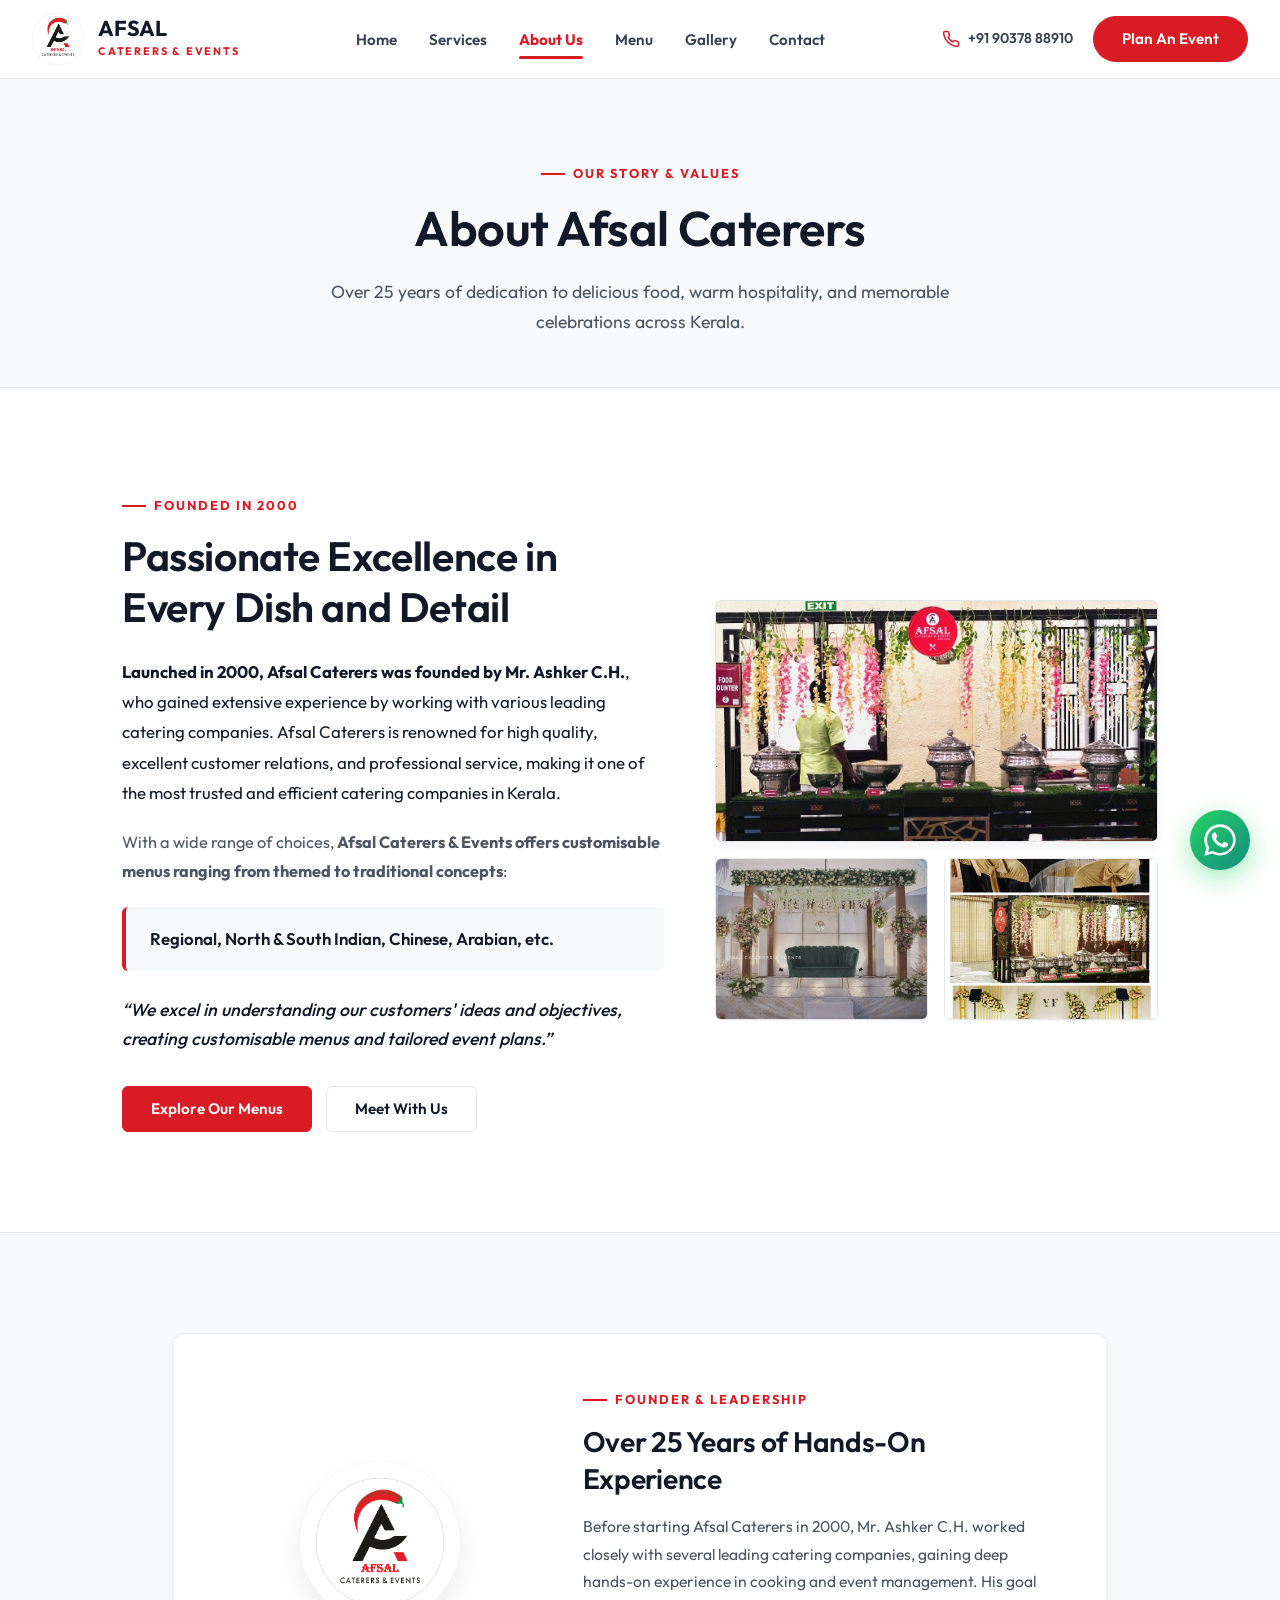
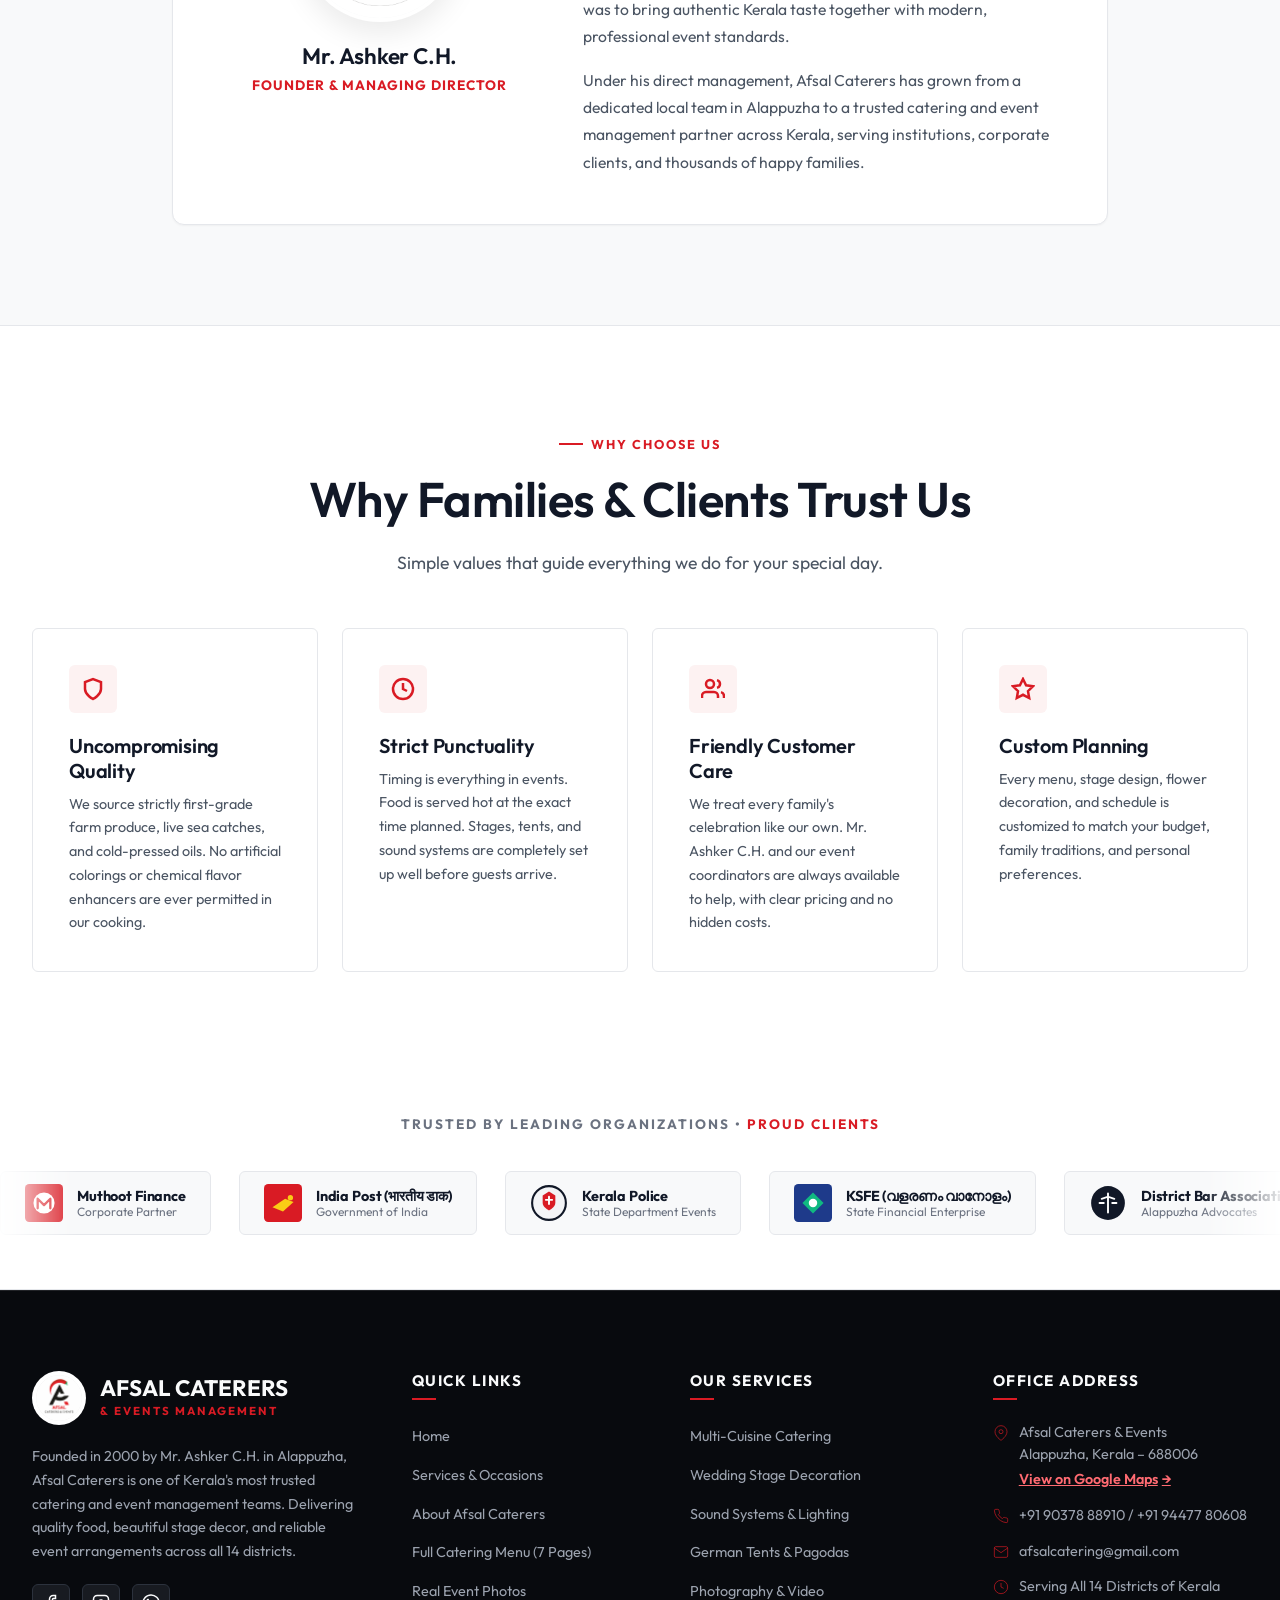
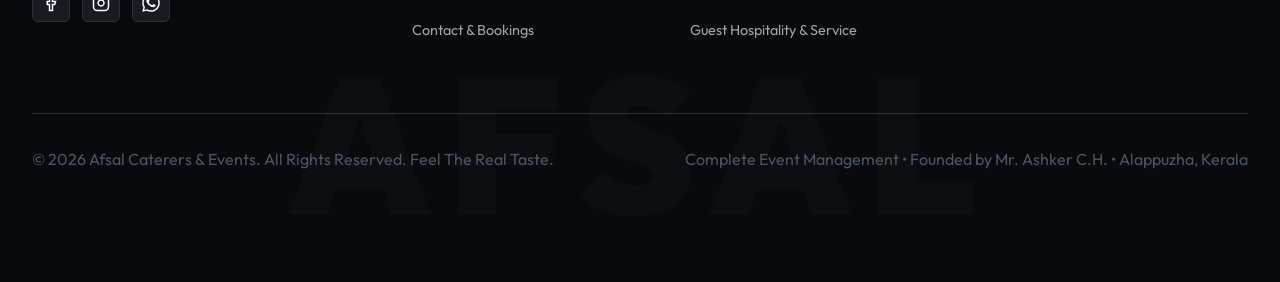
<file: about.html>
<!DOCTYPE html>
<html lang="en">
<head>
    <meta charset="UTF-8">
    <meta name="viewport" content="width=device-width, initial-scale=1.0">
    <title>About Us | Afsal Caterers &amp; Events — 25+ Years of Excellence in Kerala</title>
    <meta name="description" content="Discover the story of Afsal Caterers &amp; Events, founded in 2000 by Mr. Ashker C.H. in Alappuzha. Kerala's trusted caterer and event planner known for uncompromising quality and hospitality.">
    <meta name="keywords" content="About Afsal Caterers, Ashker CH Caterer, Best Caterers in Alappuzha, Catering History Kerala, Top Event Planners Alleppey">
    <meta name="author" content="Afsal Caterers &amp; Events">
    <meta name="robots" content="index, follow, max-snippet:-1, max-image-preview:large, max-video-preview:-1">
    
    <!-- Canonical URL -->
    <link rel="canonical" href="https://afsalcaterersandevents.com/about.html">
    
    <!-- Geo Location Tags for Local SEO -->
    <meta name="geo.region" content="IN-KL">
    <meta name="geo.placename" content="Alappuzha, Kerala">
    <meta name="geo.position" content="9.5042295;76.3346754">
    <meta name="ICBM" content="9.5042295, 76.3346754">
    
    <!-- Open Graph / Social Cards -->
    <meta property="og:locale" content="en_IN">
    <meta property="og:type" content="website">
    <meta property="og:title" content="About Afsal Caterers &amp; Events | 25+ Years in Kerala">
    <meta property="og:description" content="Founded in 2000 by Mr. Ashker C.H., Afsal Caterers delivers world-class catering and grand event production across Kerala.">
    <meta property="og:url" content="https://afsalcaterersandevents.com/about.html">
    <meta property="og:site_name" content="Afsal Caterers &amp; Events">
    <meta property="og:image" content="https://afsalcaterersandevents.com/afsal-logo.png">
    
    <!-- Twitter Card -->
    <meta name="twitter:card" content="summary_large_image">
    <meta name="twitter:title" content="About Afsal Caterers | Premier Catering in Kerala">
    <meta name="twitter:description" content="Learn about our 25+ year legacy of authentic flavors and flawless event production in Alappuzha.">
    <meta name="twitter:image" content="https://afsalcaterersandevents.com/afsal-logo.png">

    <!-- JSON-LD AboutPage Schema -->
    <script type="application/ld+json">
    {
      "@context": "https://schema.org",
      "@type": "AboutPage",
      "mainEntity": {
        "@type": "Organization",
        "name": "Afsal Caterers & Events",
        "founder": {
          "@type": "Person",
          "name": "Mr. Ashker C.H."
        },
        "foundingDate": "2000",
        "url": "https://afsalcaterersandevents.com",
        "logo": "https://afsalcaterersandevents.com/afsal-logo.png",
        "description": "Kerala's premier catering and event production firm founded in 2000."
      }
    }
    </script>
    
    <!-- Google Fonts: Single Unified Modern Typeface (Outfit) -->
    <link rel="preconnect" href="https://fonts.googleapis.com">
    <link rel="preconnect" href="https://fonts.gstatic.com" crossorigin>
    <link href="https://fonts.googleapis.com/css2?family=Outfit:wght@300;400;500;600;700;800;900&display=swap" rel="stylesheet">
    
    <!-- Favicon -->
    <link rel="icon" type="image/png" href="afsal-logo.png">
    <link rel="apple-touch-icon" href="afsal-logo.png">

    <link rel="stylesheet" href="css/style.css?v=4.2">
</head>
<body class="bg-white">

    <!-- Main Site Navigation (Standard Clean Light Header) -->
    <header class="site-header" id="siteHeader">
        <div class="container nav-wrap">
            <a href="index.html" class="logo-container" aria-label="Afsal Caterers Homepage">
                <img src="afsal-logo.png" alt="Afsal Caterers &amp; Events Logo" class="brand-logo-img">
                <div class="brand-text-block">
                    <span class="brand-text-name">AFSAL</span>
                    <span class="brand-text-sub">Caterers &amp; Events</span>
                </div>
            </a>

            <!-- Desktop Nav Links -->
            <nav class="desktop-nav" aria-label="Main Navigation">
                <ul class="nav-menu">
                    <li><a href="index.html" class="nav-link">Home</a></li>
                    <li><a href="services.html" class="nav-link">Services</a></li>
                    <li><a href="about.html" class="nav-link active">About Us</a></li>
                    <li><a href="menu.html" class="nav-link">Menu</a></li>
                    <li><a href="gallery.html" class="nav-link">Gallery</a></li>
                    <li><a href="contact.html" class="nav-link">Contact</a></li>
                </ul>
            </nav>

            <div class="nav-action">
                <a href="tel:+919037888910" class="nav-phone-link">
                    <svg width="18" height="18" viewBox="0 0 24 24" fill="none" stroke="currentColor" stroke-width="2"><path d="M22 16.92v3a2 2 0 0 1-2.18 2 19.79 19.79 0 0 1-8.63-3.07 19.5 19.5 0 0 1-6-6 19.79 19.79 0 0 1-3.07-8.67A2 2 0 0 1 4.11 2h3a2 2 0 0 1 2 1.72 12.84 12.84 0 0 0 .7 2.81 2 2 0 0 1-.45 2.11L8.09 9.91a16 16 0 0 0 6 6l1.27-1.27a2 2 0 0 1 2.11-.45 12.84 12.84 0 0 0 2.81.7A2 2 0 0 1 22 16.92z"/></svg>
                    <span>+91 90378 88910</span>
                </a>
                <a href="contact.html" class="btn btn-primary btn-pill">Plan An Event</a>
                <button class="hamburger" aria-label="Toggle Navigation Menu">
                    <span></span>
                    <span></span>
                    <span></span>
                </button>
            </div>
        </div>
    </header>

    <!-- Mobile Drawer & Backdrop -->
    <div class="mobile-nav-backdrop"></div>
    <aside class="mobile-nav-drawer">
        <ul class="mobile-nav-links">
            <li><a href="index.html">Home</a></li>
            <li><a href="services.html">Services</a></li>
            <li><a href="about.html" class="active">About Us</a></li>
            <li><a href="menu.html">Menu</a></li>
            <li><a href="gallery.html">Gallery</a></li>
            <li><a href="contact.html">Contact Us</a></li>
        </ul>
        <div style="margin-top: 36px;">
            <a href="contact.html" class="btn btn-primary btn-pill" style="width: 100%;">Plan Your Event</a>
        </div>
    </aside>

    <!-- Page Hero Banner -->
    <section class="menu-header-bar">
        <div class="container">
            <span class="section-tag">Our Story &amp; Values</span>
            <h1 class="section-title">About Afsal Caterers</h1>
            <p class="section-desc">
                Over 25 years of dedication to delicious food, warm hospitality, and memorable celebrations across Kerala.
            </p>
        </div>
    </section>

    <!-- Primary About Story (Prompt Specification) -->
    <section class="section-padding bg-white">
        <div class="container" style="max-width: 1100px;">
            <div class="about-story-grid">
                <div>
                    <span class="section-tag">Founded in 2000</span>
                    <h2 style="font-size: clamp(1.8rem, 3.2vw, 2.8rem); margin-bottom: 24px; color: var(--text-main); line-height: 1.25;">
                        Passionate Excellence in Every Dish and Detail
                    </h2>
                    
                    <p style="font-size: 1.05rem; line-height: 1.8; color: var(--text-main); margin-bottom: 20px;">
                        <strong>Launched in 2000, Afsal Caterers was founded by Mr. Ashker C.H.</strong>, who gained extensive experience by working with various leading catering companies. Afsal Caterers is renowned for high quality, excellent customer relations, and professional service, making it one of the most trusted and efficient catering companies in Kerala.
                    </p>

                    <p style="font-size: 1.02rem; line-height: 1.8; color: var(--text-secondary); margin-bottom: 20px;">
                        With a wide range of choices, <strong>Afsal Caterers &amp; Events offers customisable menus ranging from themed to traditional concepts</strong>:
                    </p>

                    <div style="background: var(--bg-subtle); border-left: 4px solid var(--brand-red); padding: 18px 24px; margin-bottom: 24px; border-radius: var(--radius-sm);">
                        <p style="font-size: 1.05rem; font-weight: 600; color: var(--text-main); margin: 0;">
                            Regional, North &amp; South Indian, Chinese, Arabian, etc.
                        </p>
                    </div>

                    <p style="font-size: 1.1rem; font-style: italic; line-height: 1.7; color: var(--text-main); font-weight: 500;">
                        &ldquo;We excel in understanding our customers' ideas and objectives, creating customisable menus and tailored event plans.&rdquo;
                    </p>

                    <div style="margin-top: 32px; display: flex; gap: 14px; flex-wrap: wrap;">
                        <a href="menu.html" class="btn btn-primary">Explore Our Menus</a>
                        <a href="contact.html" class="btn btn-outline">Meet With Us</a>
                    </div>
                </div>

                <!-- Real Photography Showcase -->
                <div class="about-story-images">
                    <div style="border-radius: var(--radius-sm); overflow: hidden; border: 1px solid var(--border-light); box-shadow: var(--shadow-md);">
                        <img src="images/event-1.jpg" alt="Afsal Caterers banquet dining setup" style="width: 100%; height: 240px; object-fit: cover;">
                    </div>
                    <div class="about-story-subgrid">
                        <div style="border-radius: var(--radius-sm); overflow: hidden; border: 1px solid var(--border-light); box-shadow: var(--shadow-sm);">
                            <img src="images/event-2.jpg" alt="Afsal Caterers floral decor" style="width: 100%; height: 160px; object-fit: cover;">
                        </div>
                        <div style="border-radius: var(--radius-sm); overflow: hidden; border: 1px solid var(--border-light); box-shadow: var(--shadow-sm);">
                            <img src="images/event-3.jpg" alt="Afsal Caterers real event venue" style="width: 100%; height: 160px; object-fit: cover;">
                        </div>
                    </div>
                </div>
            </div>
        </div>
    </section>

    <!-- Founder Spotlight -->
    <section class="section-padding bg-subtle" style="border-top: 1px solid var(--border-light); border-bottom: 1px solid var(--border-light);">
        <div class="container" style="max-width: 1000px;">
            <div class="founder-card-grid">
                <div style="text-align: center;">
                    <div style="width: 160px; height: 160px; margin: 0 auto 20px; border-radius: 50%; overflow: hidden; border: 4px solid #FFFFFF; box-shadow: var(--shadow-lg); background-color: var(--bg-subtle);">
                        <img src="afsal-logo.png" alt="Mr. Ashker C.H. Founder Afsal Caterers" style="width: 100%; height: 100%; object-fit: contain; padding: 12px; background: #FFFFFF;">
                    </div>
                    <h3 style="font-size: 1.4rem; color: var(--text-main); margin-bottom: 4px;">Mr. Ashker C.H.</h3>
                    <p style="font-size: 0.85rem; font-weight: 700; color: var(--brand-red); text-transform: uppercase; letter-spacing: 1px;">Founder &amp; Managing Director</p>
                </div>

                <div>
                    <span class="section-tag">Founder &amp; Leadership</span>
                    <h3 style="font-size: clamp(1.4rem, 2.2vw, 1.8rem); margin-bottom: 16px; color: var(--text-main); line-height: 1.3;">Over 25 Years of Hands-On Experience</h3>
                    <p style="font-size: 0.98rem; line-height: 1.75; color: var(--text-secondary); margin-bottom: 16px;">
                        Before starting Afsal Caterers in 2000, Mr. Ashker C.H. worked closely with several leading catering companies, gaining deep hands-on experience in cooking and event management. His goal was to bring authentic Kerala taste together with modern, professional event standards.
                    </p>
                    <p style="font-size: 0.98rem; line-height: 1.75; color: var(--text-secondary);">
                        Under his direct management, Afsal Caterers has grown from a dedicated local team in Alappuzha to a trusted catering and event management partner across Kerala, serving institutions, corporate clients, and thousands of happy families.
                    </p>
                </div>
            </div>
        </div>
    </section>

    <!-- Our Pillars of Trust -->
    <section class="section-padding bg-white">
        <div class="container">
            <div class="text-center">
                <span class="section-tag">Why Choose Us</span>
                <h2 class="section-title">Why Families &amp; Clients Trust Us</h2>
                <p class="section-desc">Simple values that guide everything we do for your special day.</p>
            </div>

            <div class="about-pillars-grid">
                <div style="background: #FFFFFF; border: 1px solid var(--border-light); border-radius: var(--radius-sm); padding: clamp(24px, 4vw, 36px); transition: var(--transition);">
                    <div style="width: 48px; height: 48px; border-radius: var(--radius-sm); background: var(--brand-red-subtle); display: flex; align-items: center; justify-content: center; color: var(--brand-red); margin-bottom: 20px;">
                        <svg width="24" height="24" viewBox="0 0 24 24" fill="none" stroke="currentColor" stroke-width="2.5"><path d="M12 22s8-4 8-10V5l-8-3-8 3v7c0 6 8 10 8 10z"/></svg>
                    </div>
                    <h3 style="font-size: 1.25rem; margin-bottom: 10px;">Uncompromising Quality</h3>
                    <p style="font-size: 0.9rem; color: var(--text-secondary); line-height: 1.65;">
                        We source strictly first-grade farm produce, live sea catches, and cold-pressed oils. No artificial colorings or chemical flavor enhancers are ever permitted in our cooking.
                    </p>
                </div>

                <div style="background: #FFFFFF; border: 1px solid var(--border-light); border-radius: var(--radius-sm); padding: clamp(24px, 4vw, 36px); transition: var(--transition);">
                    <div style="width: 48px; height: 48px; border-radius: var(--radius-sm); background: var(--brand-red-subtle); display: flex; align-items: center; justify-content: center; color: var(--brand-red); margin-bottom: 20px;">
                        <svg width="24" height="24" viewBox="0 0 24 24" fill="none" stroke="currentColor" stroke-width="2.5"><circle cx="12" cy="12" r="10"/><polyline points="12 6 12 12 16 14"/></svg>
                    </div>
                    <h3 style="font-size: 1.25rem; margin-bottom: 10px;">Strict Punctuality</h3>
                    <p style="font-size: 0.9rem; color: var(--text-secondary); line-height: 1.65;">
                        Timing is everything in events. Food is served hot at the exact time planned. Stages, tents, and sound systems are completely set up well before guests arrive.
                    </p>
                </div>

                <div style="background: #FFFFFF; border: 1px solid var(--border-light); border-radius: var(--radius-sm); padding: clamp(24px, 4vw, 36px); transition: var(--transition);">
                    <div style="width: 48px; height: 48px; border-radius: var(--radius-sm); background: var(--brand-red-subtle); display: flex; align-items: center; justify-content: center; color: var(--brand-red); margin-bottom: 20px;">
                        <svg width="24" height="24" viewBox="0 0 24 24" fill="none" stroke="currentColor" stroke-width="2.5"><path d="M17 21v-2a4 4 0 0 0-4-4H5a4 4 0 0 0-4 4v2"/><circle cx="9" cy="7" r="4"/><path d="M23 21v-2a4 4 0 0 0-3-3.87"/><path d="M16 3.13a4 4 0 0 1 0 7.75"/></svg>
                    </div>
                    <h3 style="font-size: 1.25rem; margin-bottom: 10px;">Friendly Customer Care</h3>
                    <p style="font-size: 0.9rem; color: var(--text-secondary); line-height: 1.65;">
                        We treat every family's celebration like our own. Mr. Ashker C.H. and our event coordinators are always available to help, with clear pricing and no hidden costs.
                    </p>
                </div>

                <div style="background: #FFFFFF; border: 1px solid var(--border-light); border-radius: var(--radius-sm); padding: clamp(24px, 4vw, 36px); transition: var(--transition);">
                    <div style="width: 48px; height: 48px; border-radius: var(--radius-sm); background: var(--brand-red-subtle); display: flex; align-items: center; justify-content: center; color: var(--brand-red); margin-bottom: 20px;">
                        <svg width="24" height="24" viewBox="0 0 24 24" fill="none" stroke="currentColor" stroke-width="2.5"><polygon points="12 2 15.09 8.26 22 9.27 17 14.14 18.18 21.02 12 17.77 5.82 21.02 7 14.14 2 9.27 8.91 8.26 12 2"/></svg>
                    </div>
                    <h3 style="font-size: 1.25rem; margin-bottom: 10px;">Custom Planning</h3>
                    <p style="font-size: 0.9rem; color: var(--text-secondary); line-height: 1.65;">
                        Every menu, stage design, flower decoration, and schedule is customized to match your budget, family traditions, and personal preferences.
                    </p>
                </div>
            </div>
        </div>
    </section>

    <!-- Proud Clients Marquee Section -->
    <section class="marquee-section" aria-label="Our Esteemed Clients">
        <div class="marquee-header">
            <h2 class="marquee-subtitle">Trusted by Leading Organizations &bull; <span>Proud Clients</span></h2>
        </div>
        <div class="marquee-container">
            <div class="marquee-track">
                <!-- 1. Muthoot Finance -->
                <div class="client-badge-card">
                    <div class="client-badge-icon">
                        <svg viewBox="0 0 36 36" fill="none"><rect width="36" height="36" rx="4" fill="#D91B24"/><circle cx="18" cy="18" r="10" fill="#FFFFFF"/><path d="M12 23V14L18 20L24 14V23" stroke="#D91B24" stroke-width="2.2" stroke-linecap="round" stroke-linejoin="round"/></svg>
                    </div>
                    <div class="client-badge-info">
                        <h4>Muthoot Finance</h4>
                        <p>Corporate Partner</p>
                    </div>
                </div>

                <!-- 2. India Post -->
                <div class="client-badge-card">
                    <div class="client-badge-icon">
                        <svg viewBox="0 0 36 36" fill="none"><rect width="36" height="36" rx="4" fill="#D91B24"/><path d="M8 22L20 14L28 17L18 26L8 22Z" fill="#FACC15"/><circle cx="25" cy="13" r="2.5" fill="#FACC15"/></svg>
                    </div>
                    <div class="client-badge-info">
                        <h4>India Post (भारतीय डाक)</h4>
                        <p>Government of India</p>
                    </div>
                </div>

                <!-- 3. Kerala Police -->
                <div class="client-badge-card">
                    <div class="client-badge-icon">
                        <svg viewBox="0 0 36 36" fill="none"><circle cx="18" cy="18" r="16" stroke="#111827" stroke-width="2" fill="#F3F4F6"/><path d="M18 7L24 11V18C24 22 18 25 18 25C18 25 12 22 12 18V11L18 7Z" fill="#D91B24"/><path d="M18 12V19M15 15H21" stroke="#FFFFFF" stroke-width="1.8" stroke-linecap="round"/></svg>
                    </div>
                    <div class="client-badge-info">
                        <h4>Kerala Police</h4>
                        <p>State Department Events</p>
                    </div>
                </div>

                <!-- 4. KSFE -->
                <div class="client-badge-card">
                    <div class="client-badge-icon">
                        <svg viewBox="0 0 36 36" fill="none"><rect width="36" height="36" rx="4" fill="#1E3A8A"/><polygon points="8,18 18,8 28,18 18,28" fill="#10B981"/><circle cx="18" cy="18" r="4" fill="#FFFFFF"/></svg>
                    </div>
                    <div class="client-badge-info">
                        <h4>KSFE (വളരണം വാനോളം)</h4>
                        <p>State Financial Enterprise</p>
                    </div>
                </div>

                <!-- 5. District Bar Association -->
                <div class="client-badge-card">
                    <div class="client-badge-icon">
                        <svg viewBox="0 0 36 36" fill="none"><circle cx="18" cy="18" r="16" fill="#111827"/><path d="M18 9V27M12 14L18 12L24 14M10 18L14 18M22 18L26 18" stroke="#FFFFFF" stroke-width="1.8" stroke-linecap="round"/></svg>
                    </div>
                    <div class="client-badge-info">
                        <h4>District Bar Association</h4>
                        <p>Alappuzha Advocates</p>
                    </div>
                </div>

                <!-- 6. TD Vandanam Medical College -->
                <div class="client-badge-card">
                    <div class="client-badge-icon">
                        <svg viewBox="0 0 36 36" fill="none"><circle cx="18" cy="18" r="16" stroke="#D91B24" stroke-width="2" fill="#FFFFFF"/><path d="M18 8V28M13 14C15 12 21 12 23 15C25 18 16 20 18 24" stroke="#111827" stroke-width="2" stroke-linecap="round"/></svg>
                    </div>
                    <div class="client-badge-info">
                        <h4>TD Vandanam Medical College</h4>
                        <p>Alumni &amp; Faculty Galas</p>
                    </div>
                </div>

                <!-- 7. Income Tax Department -->
                <div class="client-badge-card">
                    <div class="client-badge-icon">
                        <svg viewBox="0 0 36 36" fill="none"><circle cx="18" cy="18" r="16" fill="#F8FAFC" stroke="#059669" stroke-width="2"/><path d="M18 9V17M15 12H21M13 22C15 24 21 24 23 22" stroke="#059669" stroke-width="2" stroke-linecap="round"/><path d="M11 26H25" stroke="#D91B24" stroke-width="2.5"/></svg>
                    </div>
                    <div class="client-badge-info">
                        <h4>Income Tax Department</h4>
                        <p>Government of India</p>
                    </div>
                </div>

                <!-- 8. KMSRA -->
                <div class="client-badge-card">
                    <div class="client-badge-icon">
                        <svg viewBox="0 0 36 36" fill="none"><circle cx="18" cy="18" r="16" fill="#D91B24"/><path d="M14 24V16C14 14 17 14 18 15C19 14 22 14 22 16V24" stroke="#FFFFFF" stroke-width="2" stroke-linecap="round"/><rect x="13" y="24" width="10" height="4" rx="1" fill="#FFFFFF"/></svg>
                    </div>
                    <div class="client-badge-info">
                        <h4>KMSRA</h4>
                        <p>Kerala Medical Assoc.</p>
                    </div>
                </div>

                <!-- 9. Leo XIII HSS School -->
                <div class="client-badge-card">
                    <div class="client-badge-icon">
                        <svg viewBox="0 0 36 36" fill="none"><path d="M8 8H28V20C28 26 18 30 18 30C18 30 8 26 8 20V8Z" fill="#111827"/><path d="M18 12L21 18H15L18 12Z" fill="#D91B24"/></svg>
                    </div>
                    <div class="client-badge-info">
                        <h4>Leo XIII HSS School</h4>
                        <p>Nirakkoottu Programme</p>
                    </div>
                </div>

                <!-- 10. JSS Gouriyamma Programme -->
                <div class="client-badge-card">
                    <div class="client-badge-icon">
                        <svg viewBox="0 0 36 36" fill="none"><rect width="36" height="36" rx="4" fill="#D91B24"/><polygon points="18,10 20,15 26,15 21,18 23,24 18,20 13,24 15,18 10,15 16,15" fill="#FFFFFF"/></svg>
                    </div>
                    <div class="client-badge-info">
                        <h4>JSS Gouriyamma Programme</h4>
                        <p>State Commemoration</p>
                    </div>
                </div>

                <!-- 11. IAPA -->
                <div class="client-badge-card">
                    <div class="client-badge-icon">
                        <svg viewBox="0 0 36 36" fill="none"><circle cx="18" cy="18" r="16" fill="#F0FDF4" stroke="#16A34A" stroke-width="2"/><path d="M18 6C11 6 11 18 18 18C25 18 25 30 18 30" stroke="#16A34A" stroke-width="2"/><circle cx="18" cy="12" r="2" fill="#16A34A"/><circle cx="18" cy="24" r="2" fill="#D91B24"/></svg>
                    </div>
                    <div class="client-badge-info">
                        <h4>Indian Acupuncture Assoc.</h4>
                        <p>National Conference</p>
                    </div>
                </div>
            </div>
        </div>
    </section>

    <!-- Master Footer -->
    <footer class="site-footer-architectural">
        <div class="footer-watermark" aria-hidden="true">AFSAL</div>
        <div class="container footer-content-wrap">
            <div class="footer-top-grid">
                <!-- Col 1: Brand Info -->
                <div class="footer-brand-col">
                    <div class="footer-logo-row">
                        <img src="afsal-logo.png" alt="Afsal Caterers &amp; Events Logo" class="footer-logo-img">
                        <div>
                            <div class="footer-brand-name">AFSAL CATERERS</div>
                            <div class="footer-brand-tagline">&amp; EVENTS MANAGEMENT</div>
                        </div>
                    </div>
                    <p class="footer-brand-desc">
                        Founded in 2000 by Mr. Ashker C.H. in Alappuzha, Afsal Caterers is one of Kerala's most trusted catering and event management teams. Delivering quality food, beautiful stage decor, and reliable event arrangements across all 14 districts.
                    </p>
                    <div class="footer-social-row">
                        <a href="https://www.facebook.com/share/19Wtpn7Ktn/" class="footer-social-link" aria-label="Facebook" target="_blank" rel="noopener">
                            <svg width="18" height="18" viewBox="0 0 24 24" fill="none" stroke="currentColor" stroke-width="2"><path d="M18 2h-3a5 5 0 0 0-5 5v3H7v4h3v8h4v-8h3l1-4h-4V7a1 1 0 0 1 1-1h3z"/></svg>
                        </a>
                        <a href="https://www.instagram.com/afsalcaterers/" class="footer-social-link" aria-label="Instagram" target="_blank" rel="noopener">
                            <svg width="18" height="18" viewBox="0 0 24 24" fill="none" stroke="currentColor" stroke-width="2"><rect x="2" y="2" width="20" height="20" rx="5" ry="5"/><path d="M16 11.37A4 4 0 1 1 12.63 8 4 4 0 0 1 16 11.37z"/><line x1="17.5" y1="6.5" x2="17.51" y2="6.5"/></svg>
                        </a>
                        <a href="https://wa.me/919037888910?text=Hi%20there,%20for%20an%20enquiry%20regarding%20your%20event%20management%20and%20catering%20services." class="footer-social-link" aria-label="WhatsApp" target="_blank" rel="noopener">
                            <svg width="18" height="18" viewBox="0 0 24 24" fill="currentColor"><path d="M17.472 14.382c-.301-.15-1.78-.879-2.056-.98-.276-.1-.477-.15-.678.15-.2.3-.778.98-.954 1.18-.175.2-.351.225-.652.075-.301-.15-1.272-.469-2.423-1.496-.895-.798-1.5-1.784-1.675-2.085-.175-.301-.019-.464.132-.614.136-.135.301-.351.451-.527.151-.175.2-.301.301-.501.101-.2.05-.376-.025-.526-.075-.15-.678-1.634-.929-2.239-.244-.589-.493-.509-.678-.519l-.578-.01c-.2 0-.527.075-.803.376s-1.054 1.03-1.054 2.512c0 1.482 1.079 2.912 1.23 3.113.15.2 2.122 3.24 5.141 4.543.718.31 1.279.495 1.716.634.721.229 1.377.197 1.896.119.579-.087 1.78-.727 2.031-1.43.251-.703.251-1.305.176-1.43-.076-.126-.276-.201-.577-.351zM12.004 21.75c-1.748 0-3.461-.462-4.966-1.336l-.356-.207-3.691.968.985-3.598-.228-.363a9.718 9.718 0 0 1-1.498-5.172c0-5.385 4.381-9.768 9.764-9.768 2.608 0 5.06 1.017 6.905 2.862 1.845 1.845 2.861 4.296 2.86 6.904 0 5.387-4.381 9.77-9.775 9.77zm8.313-18.084A11.66 11.66 0 0 0 12.004.25C5.524.25.25 5.525.25 12.006c0 2.07.541 4.092 1.569 5.87L.25 23.75l6.022-1.58a11.72 11.72 0 0 0 5.732 1.488h.005c6.48 0 11.754-5.275 11.755-11.758 0-3.14-1.222-6.092-3.447-8.317z"/></svg>
                        </a>
                    </div>
                </div>

                <!-- Col 2: Quick Links -->
                <div class="footer-col">
                    <h4>Quick Links</h4>
                    <ul class="footer-links-list">
                        <li><a href="index.html">Home</a></li>
                        <li><a href="services.html">Services &amp; Occasions</a></li>
                        <li><a href="about.html">About Afsal Caterers</a></li>
                        <li><a href="menu.html">Full Catering Menu (7 Pages)</a></li>
                        <li><a href="gallery.html">Real Event Photos</a></li>
                        <li><a href="contact.html">Contact &amp; Bookings</a></li>
                    </ul>
                </div>

                <!-- Col 3: Services -->
                <div class="footer-col">
                    <h4>Our Services</h4>
                    <ul class="footer-links-list">
                        <li><a href="services.html#catering">Multi-Cuisine Catering</a></li>
                        <li><a href="services.html#stage-decor">Wedding Stage Decoration</a></li>
                        <li><a href="services.html#light-sound">Sound Systems &amp; Lighting</a></li>
                        <li><a href="services.html#tents">German Tents &amp; Pagodas</a></li>
                        <li><a href="services.html#photography">Photography &amp; Video</a></li>
                        <li><a href="services.html#hospitality">Guest Hospitality &amp; Service</a></li>
                    </ul>
                </div>

                <!-- Col 4: Contact Info -->
                <div class="footer-col">
                    <h4>Office Address</h4>
                    <ul class="footer-contact-list">
                        <li>
                            <svg viewBox="0 0 24 24" fill="none"><path d="M21 10c0 7-9 13-9 13s-9-6-9-13a9 9 0 0 1 18 0z"/><circle cx="12" cy="10" r="3"/></svg>
                            <span>
                                Afsal Caterers &amp; Events<br>
                                Alappuzha, Kerala &ndash; 688006<br>
                                <a href="https://maps.app.goo.gl/mxKnM1czG8oSCBQW9" target="_blank" rel="noopener" style="color: #FF6B72; font-weight: 600; text-decoration: underline; display: inline-flex; align-items: center; gap: 4px; margin-top: 4px;">
                                    <span>View on Google Maps</span> &rarr;
                                </a>
                            </span>
                        </li>
                        <li>
                            <svg viewBox="0 0 24 24" fill="none"><path d="M22 16.92v3a2 2 0 0 1-2.18 2 19.79 19.79 0 0 1-8.63-3.07 19.5 19.5 0 0 1-6-6 19.79 19.79 0 0 1-3.07-8.67A2 2 0 0 1 4.11 2h3a2 2 0 0 1 2 1.72 12.84 12.84 0 0 0 .7 2.81 2 2 0 0 1-.45 2.11L8.09 9.91a16 16 0 0 0 6 6l1.27-1.27a2 2 0 0 1 2.11-.45 12.84 12.84 0 0 0 2.81.7A2 2 0 0 1 22 16.92z"/></svg>
                            <span>+91 90378 88910 / +91 94477 80608</span>
                        </li>
                        <li>
                            <svg viewBox="0 0 24 24" fill="none"><path d="M4 4h16c1.1 0 2 .9 2 2v12c0 1.1-.9 2-2 2H4c-1.1 0-2-.9-2-2V6c0-1.1.9-2 2-2z"/><polyline points="22,6 12,13 2,6"/></svg>
                            <span>afsalcatering@gmail.com</span>
                        </li>
                        <li>
                            <svg viewBox="0 0 24 24" fill="none"><circle cx="12" cy="12" r="10"/><polyline points="12 6 12 12 16 14"/></svg>
                            <span>Serving All 14 Districts of Kerala</span>
                        </li>
                    </ul>
                </div>
            </div>

            <div class="footer-bottom-bar">
                <p>&copy; 2026 Afsal Caterers &amp; Events. All Rights Reserved. Feel The Real Taste.</p>
                <p>Complete Event Management &bull; Founded by Mr. Ashker C.H. &bull; Alappuzha, Kerala</p>
            </div>
        </div>
    </footer>

    <!-- Floating Sticky Rounded WhatsApp Button -->
    <a href="https://wa.me/919037888910?text=Hi%20there,%20for%20an%20enquiry%20regarding%20your%20event%20management%20and%20catering%20services." target="_blank" rel="noopener" class="sticky-whatsapp-btn" aria-label="Chat on WhatsApp" title="Chat on WhatsApp (+91 90378 88910)">
        <svg viewBox="0 0 24 24" fill="currentColor"><path d="M17.472 14.382c-.301-.15-1.78-.879-2.056-.98-.276-.1-.477-.15-.678.15-.2.3-.778.98-.954 1.18-.175.2-.351.225-.652.075-.301-.15-1.272-.469-2.423-1.496-.895-.798-1.5-1.784-1.675-2.085-.175-.301-.019-.464.132-.614.136-.135.301-.351.451-.527.151-.175.2-.301.301-.501.101-.2.05-.376-.025-.526-.075-.15-.678-1.634-.929-2.239-.244-.589-.493-.509-.678-.519l-.578-.01c-.2 0-.527.075-.803.376s-1.054 1.03-1.054 2.512c0 1.482 1.079 2.912 1.23 3.113.15.2 2.122 3.24 5.141 4.543.718.31 1.279.495 1.716.634.721.229 1.377.197 1.896.119.579-.087 1.78-.727 2.031-1.43.251-.703.251-1.305.176-1.43-.076-.126-.276-.201-.577-.351zM12.004 21.75c-1.748 0-3.461-.462-4.966-1.336l-.356-.207-3.691.968.985-3.598-.228-.363a9.718 9.718 0 0 1-1.498-5.172c0-5.385 4.381-9.768 9.764-9.768 2.608 0 5.06 1.017 6.905 2.862 1.845 1.845 2.861 4.296 2.86 6.904 0 5.387-4.381 9.77-9.775 9.77zm8.313-18.084A11.66 11.66 0 0 0 12.004.25C5.524.25.25 5.525.25 12.006c0 2.07.541 4.092 1.569 5.87L.25 23.75l6.022-1.58a11.72 11.72 0 0 0 5.732 1.488h.005c6.48 0 11.754-5.275 11.755-11.758 0-3.14-1.222-6.092-3.447-8.317z"/></svg>
    </a>

    <script src="js/script.js?v=3.6"></script>
</body>
</html>
</file>
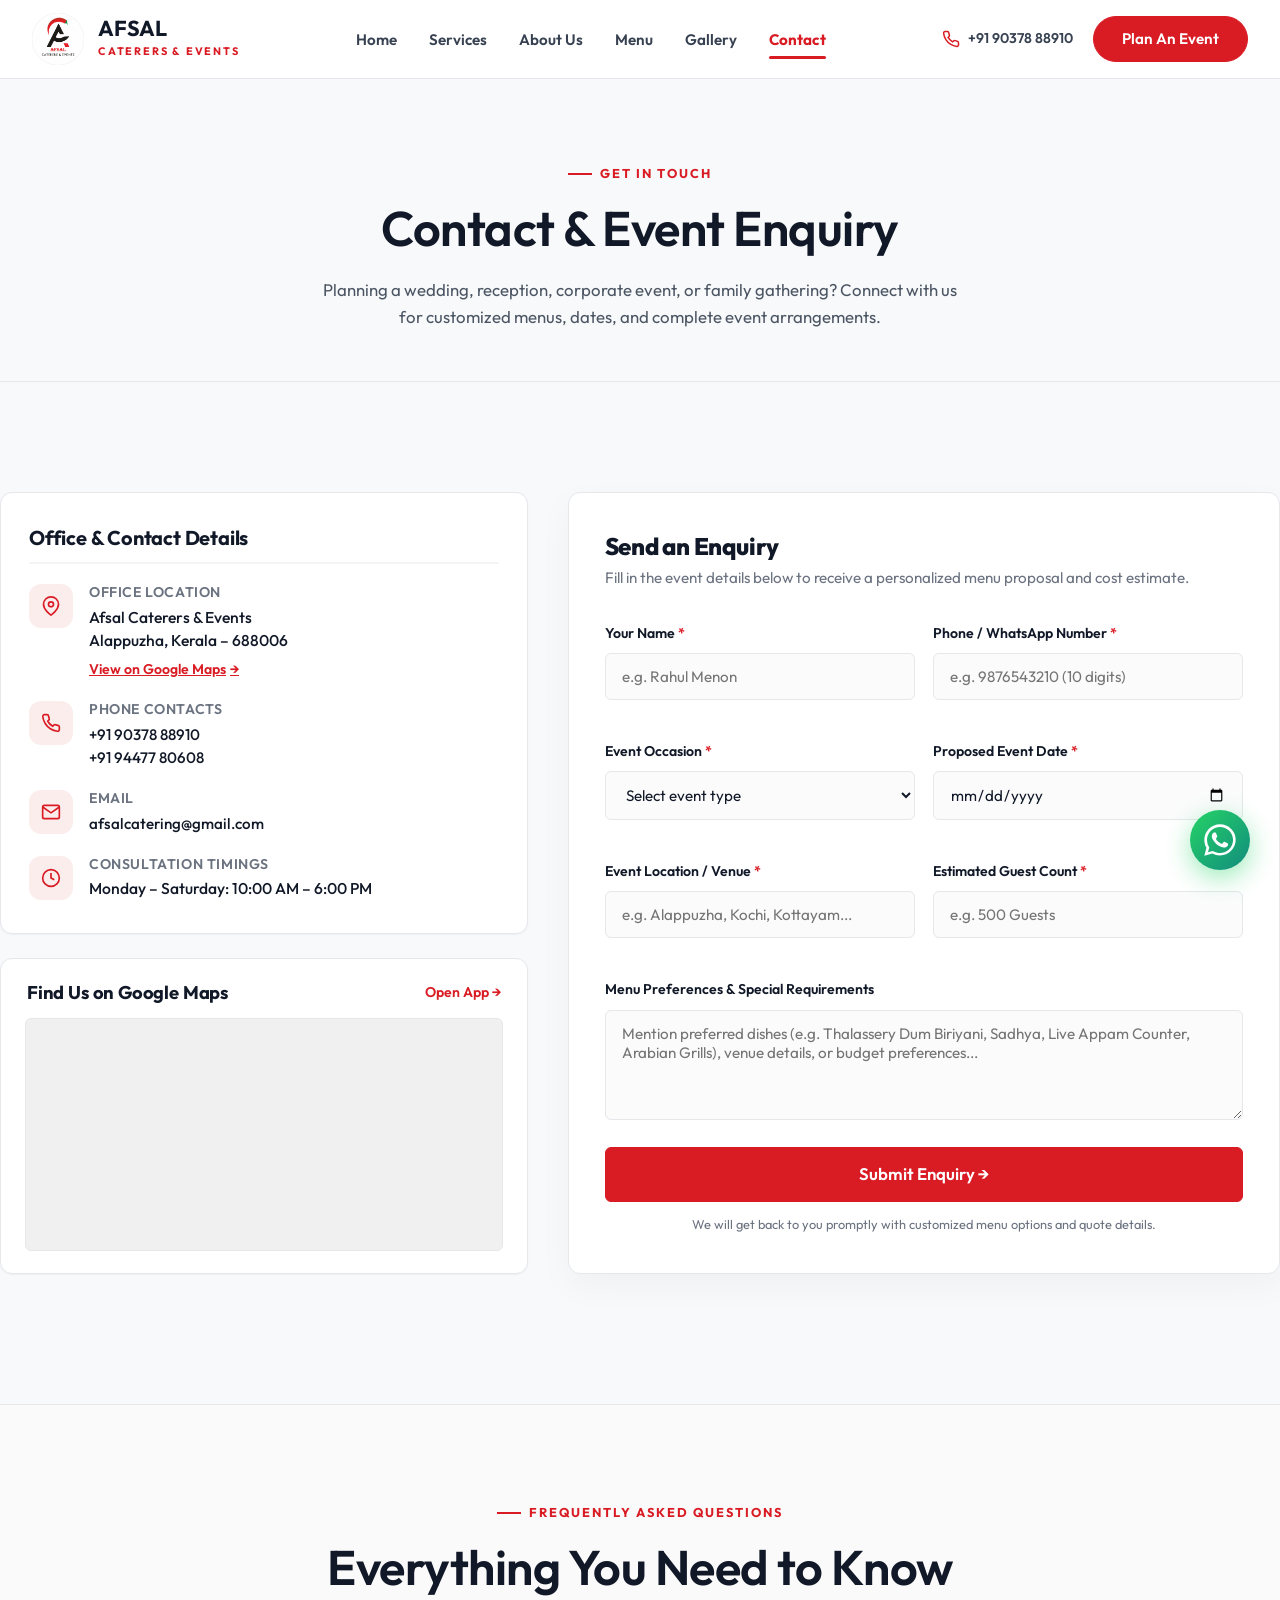
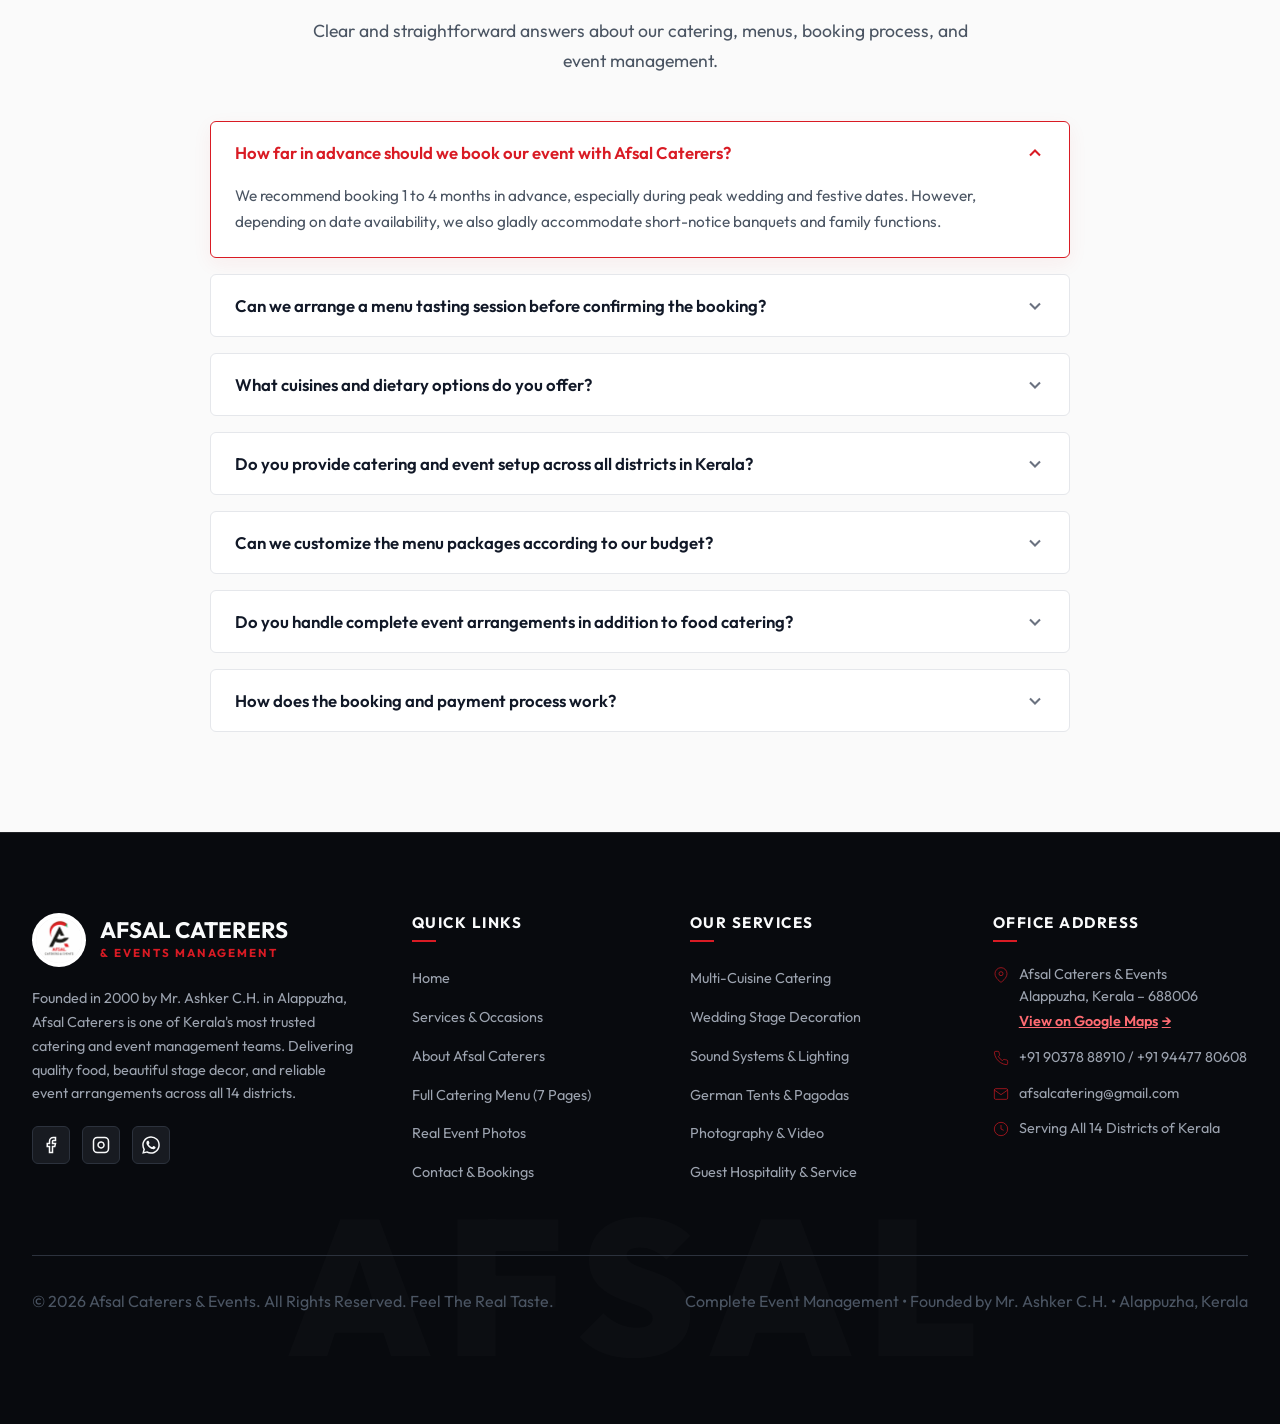
<file: contact.html>
<!DOCTYPE html>
<html lang="en">
<head>
    <meta charset="UTF-8">
    <meta name="viewport" content="width=device-width, initial-scale=1.0">
    <title>Contact &amp; Bookings | Afsal Caterers &amp; Events Alappuzha, Kerala</title>
    <meta name="description" content="Contact Afsal Caterers &amp; Events in Alappuzha, Kerala. Book catering, wedding stages, and German tents. Call +91 90378 88910 or WhatsApp directly.">
    <meta name="keywords" content="Contact Afsal Caterers, Catering Booking Alappuzha, Caterers Phone Number Alleppey, Event Planners Contact Kerala, Afsal Caterers Address Alappuzha">
    <meta name="author" content="Afsal Caterers &amp; Events">
    <meta name="robots" content="index, follow, max-snippet:-1, max-image-preview:large, max-video-preview:-1">
    
    <!-- Canonical URL -->
    <link rel="canonical" href="https://afsalcaterersandevents.com/contact.html">
    
    <!-- Geo Location Tags for Local SEO -->
    <meta name="geo.region" content="IN-KL">
    <meta name="geo.placename" content="Alappuzha, Kerala">
    <meta name="geo.position" content="9.5042295;76.3346754">
    <meta name="ICBM" content="9.5042295, 76.3346754">
    
    <!-- Open Graph / Social Cards -->
    <meta property="og:locale" content="en_IN">
    <meta property="og:type" content="website">
    <meta property="og:title" content="Contact &amp; Bookings | Afsal Caterers &amp; Events Kerala">
    <meta property="og:description" content="Get a custom quote for your wedding, reception, or corporate event in Kerala. Direct WhatsApp and phone bookings.">
    <meta property="og:url" content="https://afsalcaterersandevents.com/contact.html">
    <meta property="og:site_name" content="Afsal Caterers &amp; Events">
    <meta property="og:image" content="https://afsalcaterersandevents.com/afsal-logo.png">
    
    <!-- Twitter Card -->
    <meta name="twitter:card" content="summary_large_image">
    <meta name="twitter:title" content="Contact Afsal Caterers | Alappuzha, Kerala">
    <meta name="twitter:description" content="Book catering, stage decoration, and German tents for your event.">
    <meta name="twitter:image" content="https://afsalcaterersandevents.com/afsal-logo.png">

    <!-- JSON-LD ContactPage Schema -->
    <script type="application/ld+json">
    {
      "@context": "https://schema.org",
      "@type": "ContactPage",
      "mainEntity": {
        "@type": "LocalBusiness",
        "name": "Afsal Caterers & Events",
        "telephone": "+919037888910",
        "email": "afsalcatering@gmail.com",
        "address": {
          "@type": "PostalAddress",
          "addressLocality": "Alappuzha",
          "addressRegion": "Kerala",
          "postalCode": "688006",
          "addressCountry": "IN"
        },
        "geo": {
          "@type": "GeoCoordinates",
          "latitude": 9.5042295,
          "longitude": 76.3346754
        }
      }
    }
    </script>
    
    <!-- Google Fonts: Single Unified Modern Typeface (Outfit) -->
    <link rel="preconnect" href="https://fonts.googleapis.com">
    <link rel="preconnect" href="https://fonts.gstatic.com" crossorigin>
    <link href="https://fonts.googleapis.com/css2?family=Outfit:wght@300;400;500;600;700;800;900&display=swap" rel="stylesheet">
    
    <!-- Favicon -->
    <link rel="icon" type="image/png" href="afsal-logo.png">
    <link rel="apple-touch-icon" href="afsal-logo.png">

    <link rel="stylesheet" href="css/style.css?v=4.2">
</head>
<body class="bg-white">

    <!-- Main Site Navigation (Standard Clean Light Header) -->
    <header class="site-header" id="siteHeader">
        <div class="container nav-wrap">
            <a href="index.html" class="logo-container" aria-label="Afsal Caterers Homepage">
                <img src="afsal-logo.png" alt="Afsal Caterers &amp; Events Logo" class="brand-logo-img">
                <div class="brand-text-block">
                    <span class="brand-text-name">AFSAL</span>
                    <span class="brand-text-sub">Caterers &amp; Events</span>
                </div>
            </a>

            <!-- Desktop Nav Links -->
            <nav class="desktop-nav" aria-label="Main Navigation">
                <ul class="nav-menu">
                    <li><a href="index.html" class="nav-link">Home</a></li>
                    <li><a href="services.html" class="nav-link">Services</a></li>
                    <li><a href="about.html" class="nav-link">About Us</a></li>
                    <li><a href="menu.html" class="nav-link">Menu</a></li>
                    <li><a href="gallery.html" class="nav-link">Gallery</a></li>
                    <li><a href="contact.html" class="nav-link active">Contact</a></li>
                </ul>
            </nav>

            <div class="nav-action">
                <a href="tel:+919037888910" class="nav-phone-link">
                    <svg width="18" height="18" viewBox="0 0 24 24" fill="none" stroke="currentColor" stroke-width="2"><path d="M22 16.92v3a2 2 0 0 1-2.18 2 19.79 19.79 0 0 1-8.63-3.07 19.5 19.5 0 0 1-6-6 19.79 19.79 0 0 1-3.07-8.67A2 2 0 0 1 4.11 2h3a2 2 0 0 1 2 1.72 12.84 12.84 0 0 0 .7 2.81 2 2 0 0 1-.45 2.11L8.09 9.91a16 16 0 0 0 6 6l1.27-1.27a2 2 0 0 1 2.11-.45 12.84 12.84 0 0 0 2.81.7A2 2 0 0 1 22 16.92z"/></svg>
                    <span>+91 90378 88910</span>
                </a>
                <a href="contact.html" class="btn btn-primary btn-pill">Plan An Event</a>
                <button class="hamburger" aria-label="Toggle Navigation Menu">
                    <span></span>
                    <span></span>
                    <span></span>
                </button>
            </div>
        </div>
    </header>

    <!-- Mobile Drawer & Backdrop -->
    <div class="mobile-nav-backdrop"></div>
    <aside class="mobile-nav-drawer">
        <ul class="mobile-nav-links">
            <li><a href="index.html">Home</a></li>
            <li><a href="services.html">Services</a></li>
            <li><a href="about.html">About Us</a></li>
            <li><a href="menu.html">Menu</a></li>
            <li><a href="gallery.html">Gallery</a></li>
            <li><a href="contact.html" class="active">Contact Us</a></li>
        </ul>
        <div style="margin-top: 36px;">
            <a href="contact.html" class="btn btn-primary btn-pill" style="width: 100%;">Plan Your Event</a>
        </div>
    </aside>

    <!-- Page Header -->
    <section class="contact-hero-bar">
        <div class="container">
            <span class="section-tag">Get In Touch</span>
            <h1 class="section-title">Contact &amp; Event Enquiry</h1>
            <p class="section-desc">
                Planning a wedding, reception, corporate event, or family gathering? Connect with us for customized menus, dates, and complete event arrangements.
            </p>
        </div>
    </section>

    <!-- Contact Details & Booking Form Layout -->
    <main class="section-padding-sm bg-subtle">
        <div class="container contact-layout-grid">

            <!-- Left: Office Contact Details & Map -->
            <div class="contact-info-panel">
                
                <!-- Office Contact Card -->
                <div class="contact-card">
                    <h3>Office &amp; Contact Details</h3>
                    <ul class="contact-details-list">
                        <li class="contact-detail-item">
                            <div class="contact-icon-box">
                                <svg viewBox="0 0 24 24" fill="none"><path d="M21 10c0 7-9 13-9 13s-9-6-9-13a9 9 0 0 1 18 0z"/><circle cx="12" cy="10" r="3"/></svg>
                            </div>
                            <div class="contact-detail-content">
                                <h4>Office Location</h4>
                                <p>Afsal Caterers &amp; Events<br>Alappuzha, Kerala &ndash; 688006</p>
                                <a href="https://maps.app.goo.gl/mxKnM1czG8oSCBQW9" target="_blank" rel="noopener" style="color: var(--brand-red); font-size: 0.88rem; font-weight: 600; text-decoration: underline; display: inline-flex; align-items: center; gap: 4px; margin-top: 5px;">
                                    <span>View on Google Maps</span> &rarr;
                                </a>
                            </div>
                        </li>

                        <li class="contact-detail-item">
                            <div class="contact-icon-box">
                                <svg viewBox="0 0 24 24" fill="none"><path d="M22 16.92v3a2 2 0 0 1-2.18 2 19.79 19.79 0 0 1-8.63-3.07 19.5 19.5 0 0 1-6-6 19.79 19.79 0 0 1-3.07-8.67A2 2 0 0 1 4.11 2h3a2 2 0 0 1 2 1.72 12.84 12.84 0 0 0 .7 2.81 2 2 0 0 1-.45 2.11L8.09 9.91a16 16 0 0 0 6 6l1.27-1.27a2 2 0 0 1 2.11-.45 12.84 12.84 0 0 0 2.81.7A2 2 0 0 1 22 16.92z"/></svg>
                            </div>
                            <div class="contact-detail-content">
                                <h4>Phone Contacts</h4>
                                <p><a href="tel:+919037888910">+91 90378 88910</a><br><a href="tel:+919447780608">+91 94477 80608</a></p>
                            </div>
                        </li>

                        <li class="contact-detail-item">
                            <div class="contact-icon-box">
                                <svg viewBox="0 0 24 24" fill="none"><path d="M4 4h16c1.1 0 2 .9 2 2v12c0 1.1-.9 2-2 2H4c-1.1 0-2-.9-2-2V6c0-1.1.9-2 2-2z"/><polyline points="22,6 12,13 2,6"/></svg>
                            </div>
                            <div class="contact-detail-content">
                                <h4>Email</h4>
                                <p><a href="mailto:afsalcatering@gmail.com">afsalcatering@gmail.com</a></p>
                            </div>
                        </li>

                        <li class="contact-detail-item">
                            <div class="contact-icon-box">
                                <svg viewBox="0 0 24 24" fill="none"><circle cx="12" cy="12" r="10"/><polyline points="12 6 12 12 16 14"/></svg>
                            </div>
                            <div class="contact-detail-content">
                                <h4>Consultation Timings</h4>
                                <p>Monday &ndash; Saturday: 10:00 AM &ndash; 6:00 PM</p>
                            </div>
                        </li>
                    </ul>
                </div>

                <!-- Google Map Embedded Location Card -->
                <div class="contact-card contact-map-card">
                    <div class="contact-map-header">
                        <h3>Find Us on Google Maps</h3>
                        <a href="https://maps.app.goo.gl/mxKnM1czG8oSCBQW9" target="_blank" rel="noopener">Open App &rarr;</a>
                    </div>
                    <div class="contact-map-frame-wrapper">
                        <iframe 
                            src="https://maps.google.com/maps?q=9.5042295,76.3346754&amp;z=16&amp;output=embed" 
                            width="100%" 
                            height="100%" 
                            style="border:0;" 
                            allowfullscreen="" 
                            loading="lazy" 
                            referrerpolicy="no-referrer-when-downgrade"
                            title="Afsal Caterers Alappuzha Location Map">
                        </iframe>
                    </div>
                </div>

            </div>

            <!-- Right: Simple, Proper Enquiry Form -->
            <div class="booking-form-card">
                <h3>Send an Enquiry</h3>
                <p class="form-subtitle">Fill in the event details below to receive a personalized menu proposal and cost estimate.</p>

                <!-- Status / Alert Message Container -->
                <div id="formAlertBox" class="form-alert-box" style="display: none;" role="alert"></div>

                <form id="bookingInquiryForm" novalidate>
                    <div class="form-grid-2">
                        <div class="form-group">
                            <label for="clientName" class="form-label">Your Name <span class="req">*</span></label>
                            <input type="text" id="clientName" name="name" class="form-input" placeholder="e.g. Rahul Menon" required>
                        </div>
                        <div class="form-group">
                            <label for="clientPhone" class="form-label">Phone / WhatsApp Number <span class="req">*</span></label>
                            <input type="tel" id="clientPhone" name="phone" class="form-input" placeholder="e.g. 9876543210 (10 digits)" maxlength="10" inputmode="numeric" autocomplete="tel" required>
                            <span id="phoneErrorMsg" class="field-error-text" style="display: none;">Please enter a valid 10-digit mobile number.</span>
                        </div>
                    </div>

                    <div class="form-grid-2">
                        <div class="form-group">
                            <label for="eventType" class="form-label">Event Occasion <span class="req">*</span></label>
                            <select id="eventType" name="event_type" class="form-select" required>
                                <option value="" disabled selected>Select event type</option>
                                <option value="Wedding Celebration">Wedding Celebration</option>
                                <option value="Wedding Reception">Wedding Reception</option>
                                <option value="Engagement Party">Engagement Party</option>
                                <option value="House Warming (Grihapravesham)">House Warming (Grihapravesham)</option>
                                <option value="Birthday Party">Birthday Party</option>
                                <option value="Baptism Ceremony">Baptism Ceremony</option>
                                <option value="Corporate Gala / Conference">Corporate Event / Conference</option>
                                <option value="Haldi / Mehandi">Haldi / Mehendi</option>
                                <option value="Other Special Occasion">Other Special Occasion</option>
                            </select>
                        </div>
                        <div class="form-group">
                            <label for="eventDate" class="form-label">Proposed Event Date <span class="req">*</span></label>
                            <input type="date" id="eventDate" name="event_date" class="form-input" required>
                        </div>
                    </div>

                    <div class="form-grid-2">
                        <div class="form-group">
                            <label for="eventLocation" class="form-label">Event Location / Venue <span class="req">*</span></label>
                            <input type="text" id="eventLocation" name="event_location" class="form-input" placeholder="e.g. Alappuzha, Kochi, Kottayam..." required>
                        </div>
                        <div class="form-group">
                            <label for="guestCount" class="form-label">Estimated Guest Count <span class="req">*</span></label>
                            <input type="text" id="guestCount" name="guest_count" class="form-input" placeholder="e.g. 500 Guests" required>
                        </div>
                    </div>

                    <div class="form-group">
                        <label for="eventNotes" class="form-label">Menu Preferences &amp; Special Requirements</label>
                        <textarea id="eventNotes" name="special_requirements" class="form-textarea" placeholder="Mention preferred dishes (e.g. Thalassery Dum Biriyani, Sadhya, Live Appam Counter, Arabian Grills), venue details, or budget preferences..."></textarea>
                    </div>

                    <button type="submit" id="submitEnquiryBtn" class="btn btn-primary btn-lg" style="width: 100%;">
                        <span class="btn-text">Submit Enquiry &rarr;</span>
                    </button>
                    <p style="font-size: 0.8rem; color: var(--text-muted); text-align: center; margin-top: 12px;">
                        We will get back to you promptly with customized menu options and quote details.
                    </p>
                </form>
            </div>

        </div>
    </main>

    <!-- Frequently Asked Questions Accordion -->
    <section class="faq-section">
        <div class="container">
            <div class="text-center">
                <span class="section-tag">Frequently Asked Questions</span>
                <h2 class="section-title">Everything You Need to Know</h2>
                <p class="section-desc">Clear and straightforward answers about our catering, menus, booking process, and event management.</p>
            </div>

            <div class="faq-accordion">
                <!-- FAQ 1 -->
                <div class="faq-item active">
                    <button class="faq-question-btn" type="button">
                        <span>How far in advance should we book our event with Afsal Caterers?</span>
                        <svg class="faq-chevron" viewBox="0 0 24 24" fill="none" stroke-width="2.5"><polyline points="6 9 12 15 18 9"/></svg>
                    </button>
                    <div class="faq-answer">
                        We recommend booking 1 to 4 months in advance, especially during peak wedding and festive dates. However, depending on date availability, we also gladly accommodate short-notice banquets and family functions.
                    </div>
                </div>

                <!-- FAQ 2 -->
                <div class="faq-item">
                    <button class="faq-question-btn" type="button">
                        <span>Can we arrange a menu tasting session before confirming the booking?</span>
                        <svg class="faq-chevron" viewBox="0 0 24 24" fill="none" stroke-width="2.5"><polyline points="6 9 12 15 18 9"/></svg>
                    </button>
                    <div class="faq-answer">
                        Yes, absolutely! We invite clients to our Alappuzha kitchen tasting session to sample our signature Dum Biriyanis, regional Kerala curries, starters, and live dessert counters to tailor the taste and spice level to your exact preference.
                    </div>
                </div>

                <!-- FAQ 3 -->
                <div class="faq-item">
                    <button class="faq-question-btn" type="button">
                        <span>What cuisines and dietary options do you offer?</span>
                        <svg class="faq-chevron" viewBox="0 0 24 24" fill="none" stroke-width="2.5"><polyline points="6 9 12 15 18 9"/></svg>
                    </button>
                    <div class="faq-answer">
                        We offer a comprehensive range of cuisines including Authentic Kerala Royal Banquets (Thalassery Biriyani, Sadhya on plantain leaf), North Indian, Arabian Grills (Alfaham, Shawarma), Chinese wok items, and continental live food stations. We maintain 100% Halal certified meats and dedicated pure vegetarian cookware with zero cross-contamination.
                    </div>
                </div>

                <!-- FAQ 4 -->
                <div class="faq-item">
                    <button class="faq-question-btn" type="button">
                        <span>Do you provide catering and event setup across all districts in Kerala?</span>
                        <svg class="faq-chevron" viewBox="0 0 24 24" fill="none" stroke-width="2.5"><polyline points="6 9 12 15 18 9"/></svg>
                    </button>
                    <div class="faq-answer">
                        Yes. While based in Alappuzha, our logistics fleet, mobile kitchens, and event execution teams operate seamlessly across all 14 districts in Kerala, including Ernakulam/Kochi, Kottayam, Kollam, Pathanamthitta, Thrissur, and Trivandrum.
                    </div>
                </div>

                <!-- FAQ 5 -->
                <div class="faq-item">
                    <button class="faq-question-btn" type="button">
                        <span>Can we customize the menu packages according to our budget?</span>
                        <svg class="faq-chevron" viewBox="0 0 24 24" fill="none" stroke-width="2.5"><polyline points="6 9 12 15 18 9"/></svg>
                    </button>
                    <div class="faq-answer">
                        Yes. Every menu package is 100% customisable. You can select your preferred welcome drinks, starters, main course items, bread selections, and live counters to suit your family's tastes and budget per plate.
                    </div>
                </div>

                <!-- FAQ 6 -->
                <div class="faq-item">
                    <button class="faq-question-btn" type="button">
                        <span>Do you handle complete event arrangements in addition to food catering?</span>
                        <svg class="faq-chevron" viewBox="0 0 24 24" fill="none" stroke-width="2.5"><polyline points="6 9 12 15 18 9"/></svg>
                    </button>
                    <div class="faq-answer">
                        Yes. Afsal Caterers &amp; Events provides end-to-end turnkey event management including bespoke wedding stage decoration, waterproof German aluminum hangars and pagodas, high-fidelity sound &amp; lighting, professional photo/video coordination, and banquet hospitality staff.
                    </div>
                </div>

                <!-- FAQ 7 -->
                <div class="faq-item">
                    <button class="faq-question-btn" type="button">
                        <span>How does the booking and payment process work?</span>
                        <svg class="faq-chevron" viewBox="0 0 24 24" fill="none" stroke-width="2.5"><polyline points="6 9 12 15 18 9"/></svg>
                    </button>
                    <div class="faq-answer">
                        Once we finalize the menu and event scope, a date reservation advance is placed to lock in your date. The remaining payments are organized across simple, transparent milestones with the balance completed on the event day.
                    </div>
                </div>
            </div>
        </div>
    </section>

    <!-- Master Architectural Footer -->
    <footer class="site-footer-architectural">
        <div class="footer-watermark" aria-hidden="true">AFSAL</div>
        <div class="container footer-content-wrap">
            <div class="footer-top-grid">
                <!-- Col 1: Brand Info -->
                <div class="footer-brand-col">
                    <div class="footer-logo-row">
                        <img src="afsal-logo.png" alt="Afsal Caterers &amp; Events Logo" class="footer-logo-img">
                        <div>
                            <div class="footer-brand-name">AFSAL CATERERS</div>
                            <div class="footer-brand-tagline">&amp; EVENTS MANAGEMENT</div>
                        </div>
                    </div>
                    <p class="footer-brand-desc">
                        Founded in 2000 by Mr. Ashker C.H. in Alappuzha, Afsal Caterers is one of Kerala's most trusted catering and event management teams. Delivering quality food, beautiful stage decor, and reliable event arrangements across all 14 districts.
                    </p>
                    <div class="footer-social-row">
                        <a href="https://www.facebook.com/share/19Wtpn7Ktn/" class="footer-social-link" aria-label="Facebook" target="_blank" rel="noopener">
                            <svg width="18" height="18" viewBox="0 0 24 24" fill="none" stroke="currentColor" stroke-width="2"><path d="M18 2h-3a5 5 0 0 0-5 5v3H7v4h3v8h4v-8h3l1-4h-4V7a1 1 0 0 1 1-1h3z"/></svg>
                        </a>
                        <a href="https://www.instagram.com/afsalcaterers/" class="footer-social-link" aria-label="Instagram" target="_blank" rel="noopener">
                            <svg width="18" height="18" viewBox="0 0 24 24" fill="none" stroke="currentColor" stroke-width="2"><rect x="2" y="2" width="20" height="20" rx="5" ry="5"/><path d="M16 11.37A4 4 0 1 1 12.63 8 4 4 0 0 1 16 11.37z"/><line x1="17.5" y1="6.5" x2="17.51" y2="6.5"/></svg>
                        </a>
                        <a href="https://wa.me/919037888910?text=Hi%20there,%20for%20an%20enquiry%20regarding%20your%20event%20management%20and%20catering%20services." class="footer-social-link" aria-label="WhatsApp" target="_blank" rel="noopener">
                            <svg width="18" height="18" viewBox="0 0 24 24" fill="currentColor"><path d="M17.472 14.382c-.301-.15-1.78-.879-2.056-.98-.276-.1-.477-.15-.678.15-.2.3-.778.98-.954 1.18-.175.2-.351.225-.652.075-.301-.15-1.272-.469-2.423-1.496-.895-.798-1.5-1.784-1.675-2.085-.175-.301-.019-.464.132-.614.136-.135.301-.351.451-.527.151-.175.2-.301.301-.501.101-.2.05-.376-.025-.526-.075-.15-.678-1.634-.929-2.239-.244-.589-.493-.509-.678-.519l-.578-.01c-.2 0-.527.075-.803.376s-1.054 1.03-1.054 2.512c0 1.482 1.079 2.912 1.23 3.113.15.2 2.122 3.24 5.141 4.543.718.31 1.279.495 1.716.634.721.229 1.377.197 1.896.119.579-.087 1.78-.727 2.031-1.43.251-.703.251-1.305.176-1.43-.076-.126-.276-.201-.577-.351zM12.004 21.75c-1.748 0-3.461-.462-4.966-1.336l-.356-.207-3.691.968.985-3.598-.228-.363a9.718 9.718 0 0 1-1.498-5.172c0-5.385 4.381-9.768 9.764-9.768 2.608 0 5.06 1.017 6.905 2.862 1.845 1.845 2.861 4.296 2.86 6.904 0 5.387-4.381 9.77-9.775 9.77zm8.313-18.084A11.66 11.66 0 0 0 12.004.25C5.524.25.25 5.525.25 12.006c0 2.07.541 4.092 1.569 5.87L.25 23.75l6.022-1.58a11.72 11.72 0 0 0 5.732 1.488h.005c6.48 0 11.754-5.275 11.755-11.758 0-3.14-1.222-6.092-3.447-8.317z"/></svg>
                        </a>
                    </div>
                </div>

                <!-- Col 2: Quick Links -->
                <div class="footer-col">
                    <h4>Quick Links</h4>
                    <ul class="footer-links-list">
                        <li><a href="index.html">Home</a></li>
                        <li><a href="services.html">Services &amp; Occasions</a></li>
                        <li><a href="about.html">About Afsal Caterers</a></li>
                        <li><a href="menu.html">Full Catering Menu (7 Pages)</a></li>
                        <li><a href="gallery.html">Real Event Photos</a></li>
                        <li><a href="contact.html">Contact &amp; Bookings</a></li>
                    </ul>
                </div>

                <!-- Col 3: Services -->
                <div class="footer-col">
                    <h4>Our Services</h4>
                    <ul class="footer-links-list">
                        <li><a href="services.html#catering">Multi-Cuisine Catering</a></li>
                        <li><a href="services.html#stage-decor">Wedding Stage Decoration</a></li>
                        <li><a href="services.html#light-sound">Sound Systems &amp; Lighting</a></li>
                        <li><a href="services.html#tents">German Tents &amp; Pagodas</a></li>
                        <li><a href="services.html#photography">Photography &amp; Video</a></li>
                        <li><a href="services.html#hospitality">Guest Hospitality &amp; Service</a></li>
                    </ul>
                </div>

                <!-- Col 4: Contact Info -->
                <div class="footer-col">
                    <h4>Office Address</h4>
                    <ul class="footer-contact-list">
                        <li>
                            <svg viewBox="0 0 24 24" fill="none"><path d="M21 10c0 7-9 13-9 13s-9-6-9-13a9 9 0 0 1 18 0z"/><circle cx="12" cy="10" r="3"/></svg>
                            <span>
                                Afsal Caterers &amp; Events<br>
                                Alappuzha, Kerala &ndash; 688006<br>
                                <a href="https://maps.app.goo.gl/mxKnM1czG8oSCBQW9" target="_blank" rel="noopener" style="color: #FF6B72; font-weight: 600; text-decoration: underline; display: inline-flex; align-items: center; gap: 4px; margin-top: 4px;">
                                    <span>View on Google Maps</span> &rarr;
                                </a>
                            </span>
                        </li>
                        <li>
                            <svg viewBox="0 0 24 24" fill="none"><path d="M22 16.92v3a2 2 0 0 1-2.18 2 19.79 19.79 0 0 1-8.63-3.07 19.5 19.5 0 0 1-6-6 19.79 19.79 0 0 1-3.07-8.67A2 2 0 0 1 4.11 2h3a2 2 0 0 1 2 1.72 12.84 12.84 0 0 0 .7 2.81 2 2 0 0 1-.45 2.11L8.09 9.91a16 16 0 0 0 6 6l1.27-1.27a2 2 0 0 1 2.11-.45 12.84 12.84 0 0 0 2.81.7A2 2 0 0 1 22 16.92z"/></svg>
                            <span>+91 90378 88910 / +91 94477 80608</span>
                        </li>
                        <li>
                            <svg viewBox="0 0 24 24" fill="none"><path d="M4 4h16c1.1 0 2 .9 2 2v12c0 1.1-.9 2-2 2H4c-1.1 0-2-.9-2-2V6c0-1.1.9-2 2-2z"/><polyline points="22,6 12,13 2,6"/></svg>
                            <span>afsalcatering@gmail.com</span>
                        </li>
                        <li>
                            <svg viewBox="0 0 24 24" fill="none"><circle cx="12" cy="12" r="10"/><polyline points="12 6 12 12 16 14"/></svg>
                            <span>Serving All 14 Districts of Kerala</span>
                        </li>
                    </ul>
                </div>
            </div>

            <div class="footer-bottom-bar">
                <p>&copy; 2026 Afsal Caterers &amp; Events. All Rights Reserved. Feel The Real Taste.</p>
                <p>Complete Event Management &bull; Founded by Mr. Ashker C.H. &bull; Alappuzha, Kerala</p>
            </div>
        </div>
    </footer>

    <!-- Floating Sticky Rounded WhatsApp Button -->
    <a href="https://wa.me/919037888910?text=Hi%20there,%20for%20an%20enquiry%20regarding%20your%20event%20management%20and%20catering%20services." target="_blank" rel="noopener" class="sticky-whatsapp-btn" aria-label="Chat on WhatsApp" title="Chat on WhatsApp (+91 90378 88910)">
        <svg viewBox="0 0 24 24" fill="currentColor"><path d="M17.472 14.382c-.301-.15-1.78-.879-2.056-.98-.276-.1-.477-.15-.678.15-.2.3-.778.98-.954 1.18-.175.2-.351.225-.652.075-.301-.15-1.272-.469-2.423-1.496-.895-.798-1.5-1.784-1.675-2.085-.175-.301-.019-.464.132-.614.136-.135.301-.351.451-.527.151-.175.2-.301.301-.501.101-.2.05-.376-.025-.526-.075-.15-.678-1.634-.929-2.239-.244-.589-.493-.509-.678-.519l-.578-.01c-.2 0-.527.075-.803.376s-1.054 1.03-1.054 2.512c0 1.482 1.079 2.912 1.23 3.113.15.2 2.122 3.24 5.141 4.543.718.31 1.279.495 1.716.634.721.229 1.377.197 1.896.119.579-.087 1.78-.727 2.031-1.43.251-.703.251-1.305.176-1.43-.076-.126-.276-.201-.577-.351zM12.004 21.75c-1.748 0-3.461-.462-4.966-1.336l-.356-.207-3.691.968.985-3.598-.228-.363a9.718 9.718 0 0 1-1.498-5.172c0-5.385 4.381-9.768 9.764-9.768 2.608 0 5.06 1.017 6.905 2.862 1.845 1.845 2.861 4.296 2.86 6.904 0 5.387-4.381 9.77-9.775 9.77zm8.313-18.084A11.66 11.66 0 0 0 12.004.25C5.524.25.25 5.525.25 12.006c0 2.07.541 4.092 1.569 5.87L.25 23.75l6.022-1.58a11.72 11.72 0 0 0 5.732 1.488h.005c6.48 0 11.754-5.275 11.755-11.758 0-3.14-1.222-6.092-3.447-8.317z"/></svg>
    </a>

    <script src="js/script.js?v=4.1"></script>
</body>
</html>
</file>
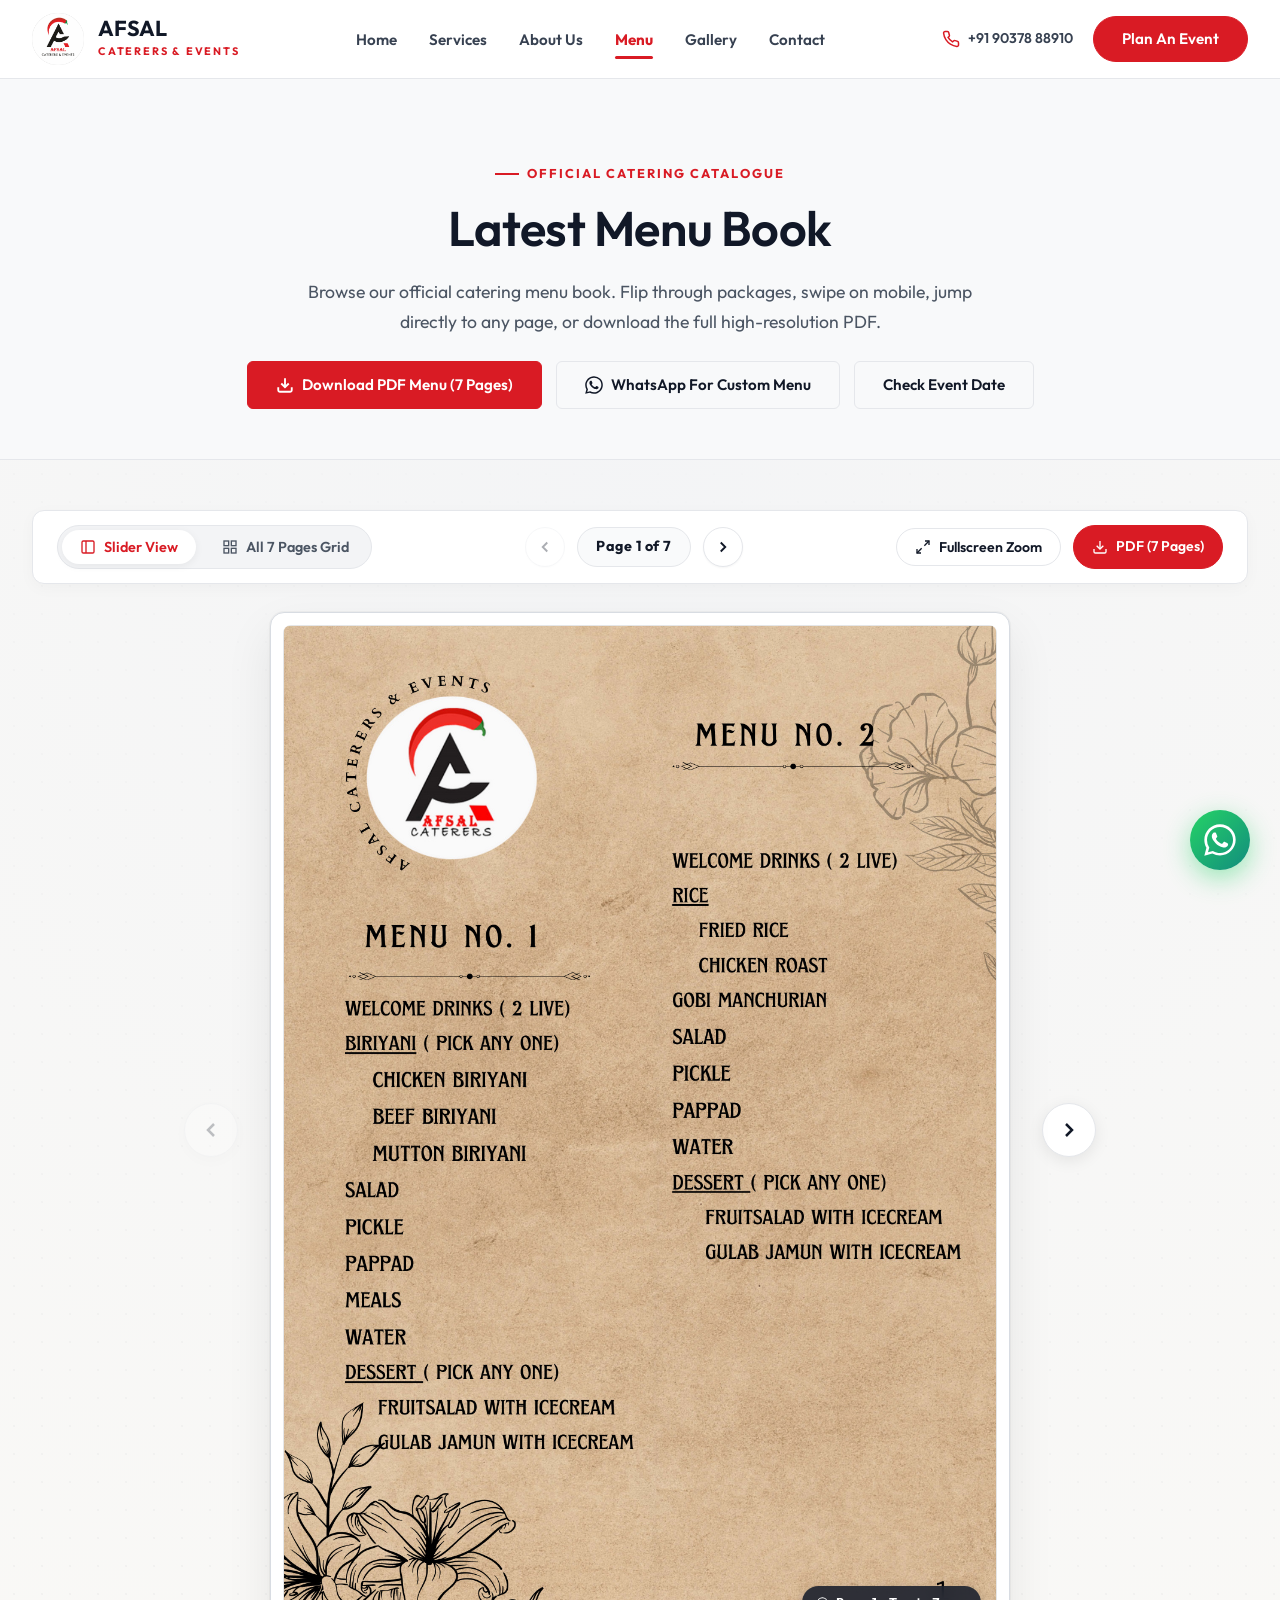
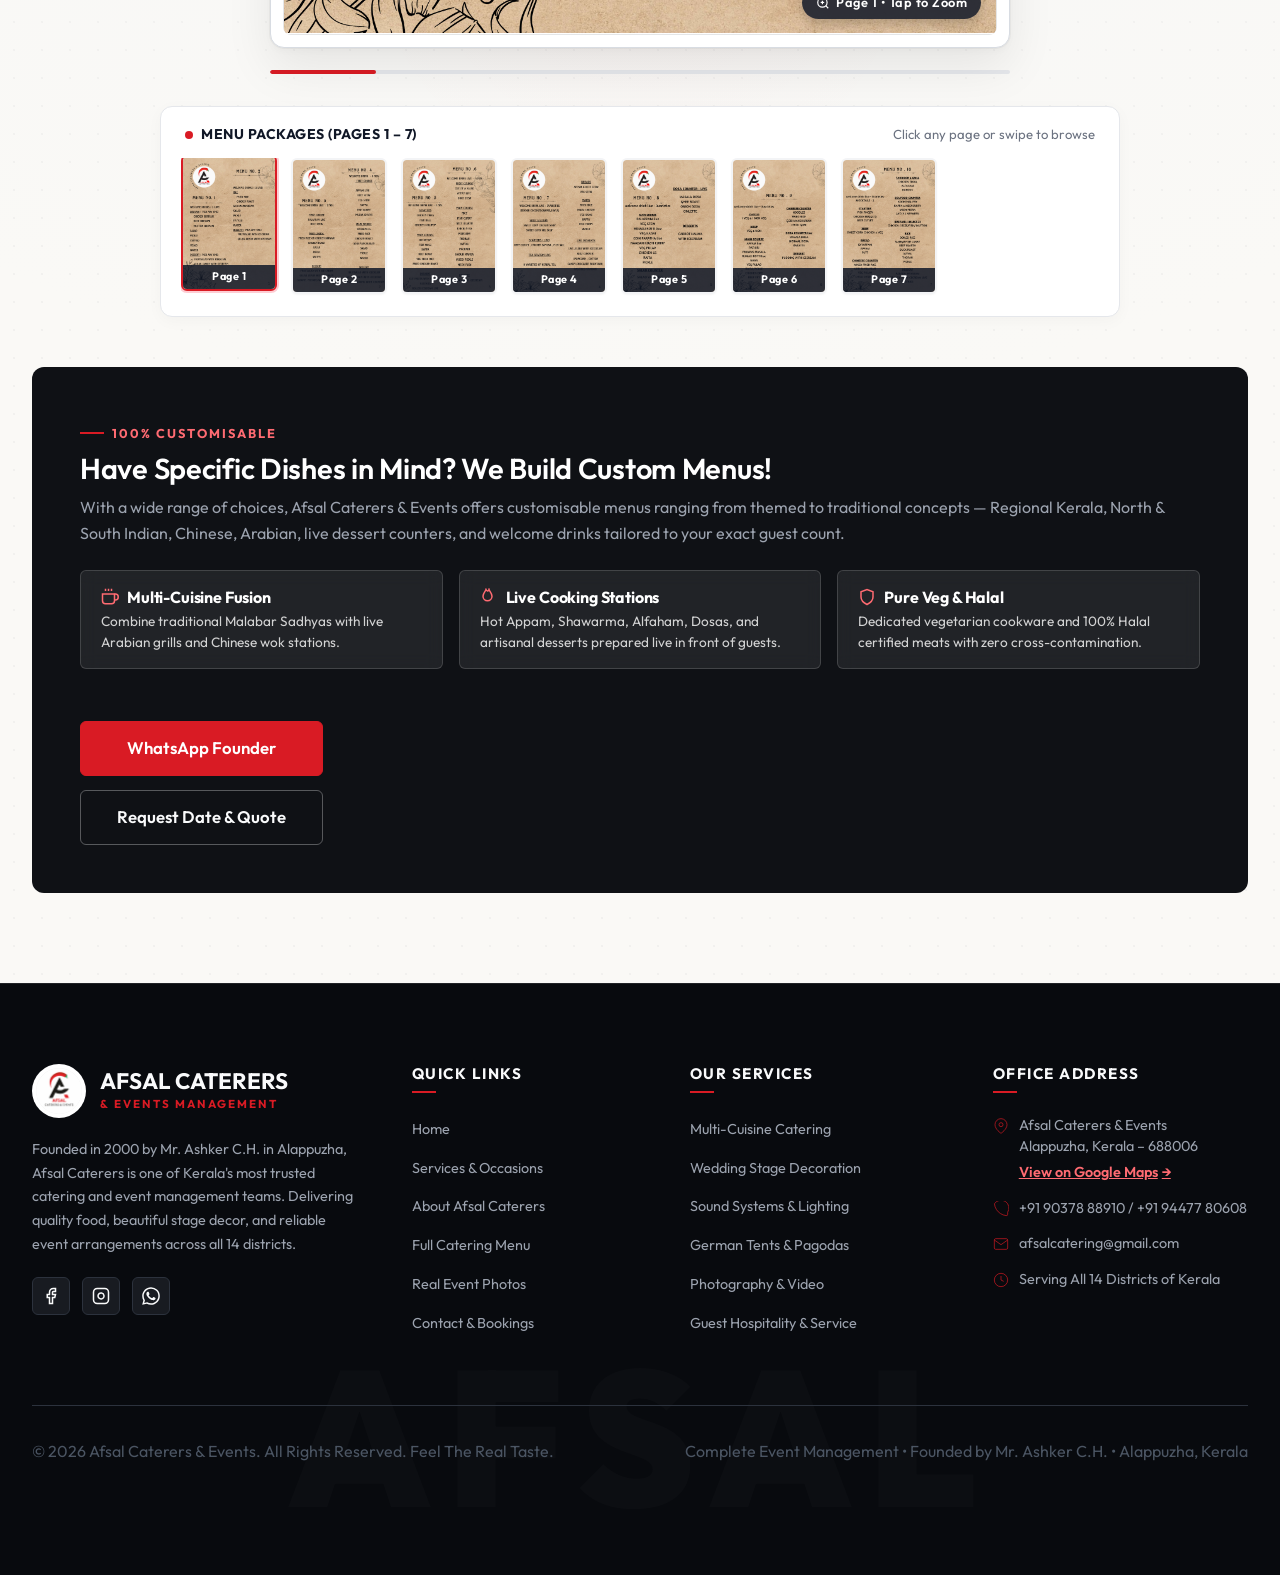
<file: menu.html>
<!DOCTYPE html>
<html lang="en">
<head>
    <meta charset="UTF-8">
    <meta name="viewport" content="width=device-width, initial-scale=1.0">
    <title>Wedding Catering Menu &amp; Dishes | Afsal Caterers Alappuzha, Kerala</title>
    <meta name="description" content="Explore the authentic catering menu of Afsal Caterers Alappuzha: Famous Malabar Dum Biriyani, Traditional Kerala Sadhya, Welcome Drinks, Arabian Grills, Seafood &amp; Desserts.">
    <meta name="keywords" content="Catering Menu Kerala, Malabar Biriyani Catering Alappuzha, Kerala Sadhya Menu Alleppey, Wedding Food Menu Kerala, Halal Catering Dishes Alappuzha, Arabian Mandi Catering Kerala">
    <meta name="author" content="Afsal Caterers &amp; Events">
    <meta name="robots" content="index, follow, max-snippet:-1, max-image-preview:large, max-video-preview:-1">
    
    <!-- Canonical URL -->
    <link rel="canonical" href="https://afsalcaterersandevents.com/menu.html">
    
    <!-- Geo Location Tags for Local SEO -->
    <meta name="geo.region" content="IN-KL">
    <meta name="geo.placename" content="Alappuzha, Kerala">
    <meta name="geo.position" content="9.5042295;76.3346754">
    <meta name="ICBM" content="9.5042295, 76.3346754">
    
    <!-- Open Graph / Social Cards -->
    <meta property="og:locale" content="en_IN">
    <meta property="og:type" content="website">
    <meta property="og:title" content="Wedding &amp; Event Catering Menu | Afsal Caterers Kerala">
    <meta property="og:description" content="Explore Malabar Biriyani, Traditional Kerala Sadhya, Arabian Grills, Starters, and Live Counters for weddings and events.">
    <meta property="og:url" content="https://afsalcaterersandevents.com/menu.html">
    <meta property="og:site_name" content="Afsal Caterers &amp; Events">
    <meta property="og:image" content="https://afsalcaterersandevents.com/afsal-logo.png">
    
    <!-- Twitter Card -->
    <meta name="twitter:card" content="summary_large_image">
    <meta name="twitter:title" content="Catering Menu | Afsal Caterers Alappuzha">
    <meta name="twitter:description" content="Authentic Malabar Biriyani, Kerala Sadhya &amp; Multi-Cuisine catering menus for celebrations.">
    <meta name="twitter:image" content="https://afsalcaterersandevents.com/afsal-logo.png">

    <!-- JSON-LD Menu Schema -->
    <script type="application/ld+json">
    {
      "@context": "https://schema.org",
      "@type": "Menu",
      "name": "Afsal Caterers Signature Catering Menu",
      "description": "Comprehensive wedding and event catering menu featuring Malabar Biriyani, Sadhya, Non-veg delicacies, and Desserts.",
      "inLanguage": "English",
      "hasMenuSection": [
        {
          "@type": "MenuSection",
          "name": "Welcome Drinks & Mocktails",
          "description": "Fresh fruit juices, mojitos, shakes, and signature welcome drinks."
        },
        {
          "@type": "MenuSection",
          "name": "Biriyani & Rice Delicacies",
          "description": "Authentic Malabar Dum Biriyani (Chicken, Mutton, Beef, Fish) and Ghee Rice."
        },
        {
          "@type": "MenuSection",
          "name": "Traditional Kerala Sadhya",
          "description": "Authentic vegetarian feast served on banana leaf with complete curries, payasam, and accompaniments."
        },
        {
          "@type": "MenuSection",
          "name": "Arabian & BBQ Live Counters",
          "description": "Live Alfahm, Shawarma, Grilled Fish, and Tandoori counters."
        }
      ]
    }
    </script>
    
    <!-- Google Fonts: Single Unified Modern Typeface (Outfit) -->
    <link rel="preconnect" href="https://fonts.googleapis.com">
    <link rel="preconnect" href="https://fonts.gstatic.com" crossorigin>
    <link href="https://fonts.googleapis.com/css2?family=Outfit:wght@300;400;500;600;700;800;900&display=swap" rel="stylesheet">
    
    <!-- Favicon -->
    <link rel="icon" type="image/png" href="afsal-logo.png">
    <link rel="apple-touch-icon" href="afsal-logo.png">

    <link rel="stylesheet" href="css/style.css?v=4.2">
</head>
<body class="bg-white">

    <!-- Main Site Navigation (Standard Clean Light Header) -->
    <header class="site-header" id="siteHeader">
        <div class="container nav-wrap">
            <a href="index.html" class="logo-container" aria-label="Afsal Caterers Homepage">
                <img src="afsal-logo.png" alt="Afsal Caterers &amp; Events Logo" class="brand-logo-img">
                <div class="brand-text-block">
                    <span class="brand-text-name">AFSAL</span>
                    <span class="brand-text-sub">Caterers &amp; Events</span>
                </div>
            </a>

            <!-- Desktop Nav Links -->
            <nav class="desktop-nav" aria-label="Main Navigation">
                <ul class="nav-menu">
                    <li><a href="index.html" class="nav-link">Home</a></li>
                    <li><a href="services.html" class="nav-link">Services</a></li>
                    <li><a href="about.html" class="nav-link">About Us</a></li>
                    <li><a href="menu.html" class="nav-link active">Menu</a></li>
                    <li><a href="gallery.html" class="nav-link">Gallery</a></li>
                    <li><a href="contact.html" class="nav-link">Contact</a></li>
                </ul>
            </nav>

            <div class="nav-action">
                <a href="tel:+919037888910" class="nav-phone-link">
                    <svg width="18" height="18" viewBox="0 0 24 24" fill="none" stroke="currentColor" stroke-width="2"><path d="M22 16.92v3a2 2 0 0 1-2.18 2 19.79 19.79 0 0 1-8.63-3.07 19.5 19.5 0 0 1-6-6 19.79 19.79 0 0 1-3.07-8.67A2 2 0 0 1 4.11 2h3a2 2 0 0 1 2 1.72 12.84 12.84 0 0 0 .7 2.81 2 2 0 0 1-.45 2.11L8.09 9.91a16 16 0 0 0 6 6l1.27-1.27a2 2 0 0 1 2.11-.45 12.84 12.84 0 0 0 2.81.7A2 2 0 0 1 22 16.92z"/></svg>
                    <span>+91 90378 88910</span>
                </a>
                <a href="contact.html" class="btn btn-primary btn-pill">Plan An Event</a>
                <button class="hamburger" aria-label="Toggle Navigation Menu">
                    <span></span>
                    <span></span>
                    <span></span>
                </button>
            </div>
        </div>
    </header>

    <!-- Mobile Drawer & Backdrop -->
    <div class="mobile-nav-backdrop"></div>
    <aside class="mobile-nav-drawer">
        <ul class="mobile-nav-links">
            <li><a href="index.html">Home</a></li>
            <li><a href="services.html">Services</a></li>
            <li><a href="about.html">About Us</a></li>
            <li><a href="menu.html" class="active">Menu</a></li>
            <li><a href="gallery.html">Gallery</a></li>
            <li><a href="contact.html">Contact Us</a></li>
        </ul>
        <div style="margin-top: 36px;">
            <a href="contact.html" class="btn btn-primary btn-pill" style="width: 100%;">Plan Your Event</a>
        </div>
    </aside>

    <!-- Page Header & Download CTA -->
    <section class="menu-header-bar">
        <div class="container">
            <span class="section-tag">Official Catering Catalogue</span>
            <h1 class="section-title">Latest Menu Book</h1>
            <p class="section-desc">
                Browse our official catering menu book. Flip through packages, swipe on mobile, jump directly to any page, or download the full high-resolution PDF.
            </p>

            <div style="display: flex; gap: 14px; justify-content: center; flex-wrap: wrap; margin-top: 24px;">
                <a href="Afsal-Caterers-Menu-Book.pdf" download="Afsal-Caterers-Menu-Book.pdf" class="btn btn-primary" style="display: inline-flex; align-items: center; gap: 8px;">
                    <svg width="18" height="18" viewBox="0 0 24 24" fill="none" stroke="currentColor" stroke-width="2.5"><path d="M21 15v4a2 2 0 0 1-2 2H5a2 2 0 0 1-2-2v-4"/><polyline points="7 10 12 15 17 10"/><line x1="12" y1="15" x2="12" y2="3"/></svg>
                    <span>Download PDF Menu (7 Pages)</span>
                </a>
                <a href="https://wa.me/919037888910?text=Hi%20there,%20for%20an%20enquiry%20regarding%20your%20event%20management%20and%20catering%20services." target="_blank" rel="noopener" class="btn btn-outline" style="display: inline-flex; align-items: center; gap: 8px;">
                    <svg width="18" height="18" viewBox="0 0 24 24" fill="currentColor"><path d="M17.472 14.382c-.301-.15-1.78-.879-2.056-.98-.276-.1-.477-.15-.678.15-.2.3-.778.98-.954 1.18-.175.2-.351.225-.652.075-.301-.15-1.272-.469-2.423-1.496-.895-.798-1.5-1.784-1.675-2.085-.175-.301-.019-.464.132-.614.136-.135.301-.351.451-.527.151-.175.2-.301.301-.501.101-.2.05-.376-.025-.526-.075-.15-.678-1.634-.929-2.239-.244-.589-.493-.509-.678-.519l-.578-.01c-.2 0-.527.075-.803.376s-1.054 1.03-1.054 2.512c0 1.482 1.079 2.912 1.23 3.113.15.2 2.122 3.24 5.141 4.543.718.31 1.279.495 1.716.634.721.229 1.377.197 1.896.119.579-.087 1.78-.727 2.031-1.43.251-.703.251-1.305.176-1.43-.076-.126-.276-.201-.577-.351zM12.004 21.75c-1.748 0-3.461-.462-4.966-1.336l-.356-.207-3.691.968.985-3.598-.228-.363a9.718 9.718 0 0 1-1.498-5.172c0-5.385 4.381-9.768 9.764-9.768 2.608 0 5.06 1.017 6.905 2.862 1.845 1.845 2.861 4.296 2.86 6.904 0 5.387-4.381 9.77-9.775 9.77zm8.313-18.084A11.66 11.66 0 0 0 12.004.25C5.524.25.25 5.525.25 12.006c0 2.07.541 4.092 1.569 5.87L.25 23.75l6.022-1.58a11.72 11.72 0 0 0 5.732 1.488h.005c6.48 0 11.754-5.275 11.755-11.758 0-3.14-1.222-6.092-3.447-8.317z"/></svg>
                    <span>WhatsApp For Custom Menu</span>
                </a>
                <a href="contact.html" class="btn btn-outline">Check Event Date</a>
            </div>
        </div>
    </section>

    <!-- Main Interactive Menu Book Viewer Section -->
    <main class="menu-book-section" id="menuBookSection">
        <div class="container" style="position: relative; z-index: 2;">

            <!-- Interactive Controls Toolbar -->
            <div class="menu-toolbar">
                <!-- View Mode Switcher -->
                <div class="menu-view-toggles">
                    <button class="view-toggle-btn active" data-view="slider" type="button">
                        <svg width="16" height="16" viewBox="0 0 24 24" fill="none" stroke="currentColor" stroke-width="2"><rect x="3" y="3" width="18" height="18" rx="2"/><line x1="9" y1="3" x2="9" y2="21"/></svg>
                        <span>Slider View</span>
                    </button>
                    <button class="view-toggle-btn" data-view="grid" type="button">
                        <svg width="16" height="16" viewBox="0 0 24 24" fill="none" stroke="currentColor" stroke-width="2"><rect x="3" y="3" width="7" height="7"/><rect x="14" y="3" width="7" height="7"/><rect x="14" y="14" width="7" height="7"/><rect x="3" y="14" width="7" height="7"/></svg>
                        <span>All 7 Pages Grid</span>
                    </button>
                </div>

                <!-- Page Navigation Controls -->
                <div class="menu-nav-controls">
                    <button class="menu-nav-btn js-menu-prev" type="button" aria-label="Previous Page" title="Previous Page">
                        <svg width="18" height="18" viewBox="0 0 24 24" fill="none" stroke="currentColor" stroke-width="2.5"><polyline points="15 18 9 12 15 6"/></svg>
                    </button>
                    <span class="menu-page-counter-pill js-menu-page-count">Page 1 of 7</span>
                    <button class="menu-nav-btn js-menu-next" type="button" aria-label="Next Page" title="Next Page">
                        <svg width="18" height="18" viewBox="0 0 24 24" fill="none" stroke="currentColor" stroke-width="2.5"><polyline points="9 18 15 12 9 6"/></svg>
                    </button>
                </div>

                <!-- Utility Actions -->
                <div class="menu-toolbar-actions">
                    <button class="menu-action-btn" id="menuFullscreenBtn" type="button" title="View Fullscreen Zoom">
                        <svg width="16" height="16" viewBox="0 0 24 24" fill="none" stroke="currentColor" stroke-width="2"><polyline points="15 3 21 3 21 9"/><polyline points="9 21 3 21 3 15"/><line x1="21" y1="3" x2="14" y2="10"/><line x1="3" y1="21" x2="10" y2="14"/></svg>
                        <span>Fullscreen Zoom</span>
                    </button>
                    <a href="Afsal-Caterers-Menu-Book.pdf" download="Afsal-Caterers-Menu-Book.pdf" class="menu-action-btn primary" title="Download PDF Menu">
                        <svg width="16" height="16" viewBox="0 0 24 24" fill="none" stroke="currentColor" stroke-width="2"><path d="M21 15v4a2 2 0 0 1-2 2H5a2 2 0 0 1-2-2v-4"/><polyline points="7 10 12 15 17 10"/><line x1="12" y1="15" x2="12" y2="3"/></svg>
                        <span>PDF (7 Pages)</span>
                    </a>
                </div>
            </div>

            <!-- VIEW 1: Slider / Book Swiper Mode with External Navigation Arrows -->
            <div id="menuSliderView">
                <div class="menu-stage-outer">
                    <!-- Stage Previous External Arrow Button -->
                    <button class="stage-nav-external prev js-menu-prev" type="button" aria-label="Previous Page" title="Previous Page">
                        <svg width="24" height="24" viewBox="0 0 24 24" fill="none" stroke="currentColor" stroke-width="2.5"><polyline points="15 18 9 12 15 6"/></svg>
                    </button>

                    <!-- Main Slide Viewport (Framed Book Matte) -->
                    <div class="menu-slider-viewport">
                        <div class="menu-slides-container">
                            <!-- Slide 1 -->
                            <div class="menu-slide-item active" data-page="1">
                                <img src="images/menu/menu-page-1.jpg" alt="Afsal Caterers Menu Book Page 1" class="menu-page-img" loading="eager">
                                <div class="menu-slide-badge">
                                    <svg width="14" height="14" viewBox="0 0 24 24" fill="none" stroke="currentColor" stroke-width="2"><circle cx="11" cy="11" r="8"/><line x1="21" y1="21" x2="16.65" y2="16.65"/><line x1="11" y1="8" x2="11" y2="14"/><line x1="8" y1="11" x2="14" y2="11"/></svg>
                                    <span>Page 1 &bull; Tap to Zoom</span>
                                </div>
                            </div>
                            <!-- Slide 2 -->
                            <div class="menu-slide-item" data-page="2">
                                <img src="images/menu/menu-page-2.jpg" alt="Afsal Caterers Menu Book Page 2" class="menu-page-img" loading="lazy">
                                <div class="menu-slide-badge">
                                    <svg width="14" height="14" viewBox="0 0 24 24" fill="none" stroke="currentColor" stroke-width="2"><circle cx="11" r="8" cy="11"/><line x1="21" y1="21" x2="16.65" y2="16.65"/><line x1="11" y1="8" x2="11" y2="14"/><line x1="8" y1="11" x2="14" y2="11"/></svg>
                                    <span>Page 2 &bull; Tap to Zoom</span>
                                </div>
                            </div>
                            <!-- Slide 3 -->
                            <div class="menu-slide-item" data-page="3">
                                <img src="images/menu/menu-page-3.jpg" alt="Afsal Caterers Menu Book Page 3" class="menu-page-img" loading="lazy">
                                <div class="menu-slide-badge">
                                    <svg width="14" height="14" viewBox="0 0 24 24" fill="none" stroke="currentColor" stroke-width="2"><circle cx="11" r="8" cy="11"/><line x1="21" y1="21" x2="16.65" y2="16.65"/><line x1="11" y1="8" x2="11" y2="14"/><line x1="8" y1="11" x2="14" y2="11"/></svg>
                                    <span>Page 3 &bull; Tap to Zoom</span>
                                </div>
                            </div>
                            <!-- Slide 4 -->
                            <div class="menu-slide-item" data-page="4">
                                <img src="images/menu/menu-page-4.jpg" alt="Afsal Caterers Menu Book Page 4" class="menu-page-img" loading="lazy">
                                <div class="menu-slide-badge">
                                    <svg width="14" height="14" viewBox="0 0 24 24" fill="none" stroke="currentColor" stroke-width="2"><circle cx="11" r="8" cy="11"/><line x1="21" y1="21" x2="16.65" y2="16.65"/><line x1="11" y1="8" x2="11" y2="14"/><line x1="8" y1="11" x2="14" y2="11"/></svg>
                                    <span>Page 4 &bull; Tap to Zoom</span>
                                </div>
                            </div>
                            <!-- Slide 5 -->
                            <div class="menu-slide-item" data-page="5">
                                <img src="images/menu/menu-page-5.jpg" alt="Afsal Caterers Menu Book Page 5" class="menu-page-img" loading="lazy">
                                <div class="menu-slide-badge">
                                    <svg width="14" height="14" viewBox="0 0 24 24" fill="none" stroke="currentColor" stroke-width="2"><circle cx="11" r="8" cy="11"/><line x1="21" y1="21" x2="16.65" y2="16.65"/><line x1="11" y1="8" x2="11" y2="14"/><line x1="8" y1="11" x2="14" y2="11"/></svg>
                                    <span>Page 5 &bull; Tap to Zoom</span>
                                </div>
                            </div>
                            <!-- Slide 6 -->
                            <div class="menu-slide-item" data-page="6">
                                <img src="images/menu/menu-page-6.jpg" alt="Afsal Caterers Menu Book Page 6" class="menu-page-img" loading="lazy">
                                <div class="menu-slide-badge">
                                    <svg width="14" height="14" viewBox="0 0 24 24" fill="none" stroke="currentColor" stroke-width="2"><circle cx="11" r="8" cy="11"/><line x1="21" y1="21" x2="16.65" y2="16.65"/><line x1="11" y1="8" x2="11" y2="14"/><line x1="8" y1="11" x2="14" y2="11"/></svg>
                                    <span>Page 6 &bull; Tap to Zoom</span>
                                </div>
                            </div>
                            <!-- Slide 7 -->
                            <div class="menu-slide-item" data-page="7">
                                <img src="images/menu/menu-page-7.jpg" alt="Afsal Caterers Menu Book Page 7" class="menu-page-img" loading="lazy">
                                <div class="menu-slide-badge">
                                    <svg width="14" height="14" viewBox="0 0 24 24" fill="none" stroke="currentColor" stroke-width="2"><circle cx="11" r="8" cy="11"/><line x1="21" y1="21" x2="16.65" y2="16.65"/><line x1="11" y1="8" x2="11" y2="14"/><line x1="8" y1="11" x2="14" y2="11"/></svg>
                                    <span>Page 7 &bull; Tap to Zoom</span>
                                </div>
                            </div>
                        </div>
                    </div>

                    <!-- Stage Next External Arrow Button -->
                    <button class="stage-nav-external next js-menu-next" type="button" aria-label="Next Page" title="Next Page">
                        <svg width="24" height="24" viewBox="0 0 24 24" fill="none" stroke="currentColor" stroke-width="2.5"><polyline points="9 18 15 12 9 6"/></svg>
                    </button>
                </div>

                <!-- Progress Bar -->
                <div class="menu-progress-track">
                    <div class="menu-progress-fill"></div>
                </div>

                <!-- Thumbnails Strip Carousel -->
                <div class="menu-thumbnails-wrapper">
                    <div class="menu-thumbnails-header">
                        <span class="menu-thumbnails-title">Menu Packages (Pages 1 &ndash; 7)</span>
                        <span class="menu-thumbnails-hint">Click any page or swipe to browse</span>
                    </div>
                    <div class="menu-thumbnails-strip">
                        <div class="menu-thumb-item active" data-page="1"><img src="images/menu/menu-page-1.jpg" alt="Page 1" class="menu-thumb-img"><div class="menu-thumb-label">Page 1</div></div>
                        <div class="menu-thumb-item" data-page="2"><img src="images/menu/menu-page-2.jpg" alt="Page 2" class="menu-thumb-img"><div class="menu-thumb-label">Page 2</div></div>
                        <div class="menu-thumb-item" data-page="3"><img src="images/menu/menu-page-3.jpg" alt="Page 3" class="menu-thumb-img"><div class="menu-thumb-label">Page 3</div></div>
                        <div class="menu-thumb-item" data-page="4"><img src="images/menu/menu-page-4.jpg" alt="Page 4" class="menu-thumb-img"><div class="menu-thumb-label">Page 4</div></div>
                        <div class="menu-thumb-item" data-page="5"><img src="images/menu/menu-page-5.jpg" alt="Page 5" class="menu-thumb-img"><div class="menu-thumb-label">Page 5</div></div>
                        <div class="menu-thumb-item" data-page="6"><img src="images/menu/menu-page-6.jpg" alt="Page 6" class="menu-thumb-img"><div class="menu-thumb-label">Page 6</div></div>
                        <div class="menu-thumb-item" data-page="7"><img src="images/menu/menu-page-7.jpg" alt="Page 7" class="menu-thumb-img"><div class="menu-thumb-label">Page 7</div></div>
                    </div>
                </div>
            </div>

            <!-- VIEW 2: All 7 Pages Grid View (Toggleable) -->
            <div class="menu-grid-view" id="menuGridView">
                <div class="menu-grid-card" data-page="1">
                    <div class="menu-grid-thumb-wrap">
                        <img src="images/menu/menu-page-1.jpg" alt="Menu Book Page 1" class="menu-grid-thumb-img" loading="lazy">
                        <div class="menu-grid-overlay"><span class="menu-grid-overlay-btn">View Page 1</span></div>
                    </div>
                    <div class="menu-grid-footer"><span class="menu-grid-title">Menu Packages 1 &amp; 2</span><span class="menu-grid-action">Page 1 &rarr;</span></div>
                </div>
                <div class="menu-grid-card" data-page="2">
                    <div class="menu-grid-thumb-wrap">
                        <img src="images/menu/menu-page-2.jpg" alt="Menu Book Page 2" class="menu-grid-thumb-img" loading="lazy">
                        <div class="menu-grid-overlay"><span class="menu-grid-overlay-btn">View Page 2</span></div>
                    </div>
                    <div class="menu-grid-footer"><span class="menu-grid-title">Menu Packages 3 &amp; 4</span><span class="menu-grid-action">Page 2 &rarr;</span></div>
                </div>
                <div class="menu-grid-card" data-page="3">
                    <div class="menu-grid-thumb-wrap">
                        <img src="images/menu/menu-page-3.jpg" alt="Menu Book Page 3" class="menu-grid-thumb-img" loading="lazy">
                        <div class="menu-grid-overlay"><span class="menu-grid-overlay-btn">View Page 3</span></div>
                    </div>
                    <div class="menu-grid-footer"><span class="menu-grid-title">Menu Packages 5 &amp; 6</span><span class="menu-grid-action">Page 3 &rarr;</span></div>
                </div>
                <div class="menu-grid-card" data-page="4">
                    <div class="menu-grid-thumb-wrap">
                        <img src="images/menu/menu-page-4.jpg" alt="Menu Book Page 4" class="menu-grid-thumb-img" loading="lazy">
                        <div class="menu-grid-overlay"><span class="menu-grid-overlay-btn">View Page 4</span></div>
                    </div>
                    <div class="menu-grid-footer"><span class="menu-grid-title">Menu Package 7</span><span class="menu-grid-action">Page 4 &rarr;</span></div>
                </div>
                <div class="menu-grid-card" data-page="5">
                    <div class="menu-grid-thumb-wrap">
                        <img src="images/menu/menu-page-5.jpg" alt="Menu Book Page 5" class="menu-grid-thumb-img" loading="lazy">
                        <div class="menu-grid-overlay"><span class="menu-grid-overlay-btn">View Page 5</span></div>
                    </div>
                    <div class="menu-grid-footer"><span class="menu-grid-title">Menu Package 8</span><span class="menu-grid-action">Page 5 &rarr;</span></div>
                </div>
                <div class="menu-grid-card" data-page="6">
                    <div class="menu-grid-thumb-wrap">
                        <img src="images/menu/menu-page-6.jpg" alt="Menu Book Page 6" class="menu-grid-thumb-img" loading="lazy">
                        <div class="menu-grid-overlay"><span class="menu-grid-overlay-btn">View Page 6</span></div>
                    </div>
                    <div class="menu-grid-footer"><span class="menu-grid-title">Menu Package 9</span><span class="menu-grid-action">Page 6 &rarr;</span></div>
                </div>
                <div class="menu-grid-card" data-page="7">
                    <div class="menu-grid-thumb-wrap">
                        <img src="images/menu/menu-page-7.jpg" alt="Menu Book Page 7" class="menu-grid-thumb-img" loading="lazy">
                        <div class="menu-grid-overlay"><span class="menu-grid-overlay-btn">View Page 7</span></div>
                    </div>
                    <div class="menu-grid-footer"><span class="menu-grid-title">Live Counters &amp; Specialties</span><span class="menu-grid-action">Page 7 &rarr;</span></div>
                </div>
            </div>

            <!-- Custom Menu Comprehensive Assistance Strip -->
            <div class="custom-quote-strip" style="margin-top: 50px;">
                <div class="custom-quote-text">
                    <span class="section-tag" style="color: #FF6B72; margin-bottom: 6px;">100% Customisable</span>
                    <h3>Have Specific Dishes in Mind? We Build Custom Menus!</h3>
                    <p>With a wide range of choices, Afsal Caterers &amp; Events offers customisable menus ranging from themed to traditional concepts &mdash; Regional Kerala, North &amp; South Indian, Chinese, Arabian, live dessert counters, and welcome drinks tailored to your exact guest count.</p>
                    
                    <div class="custom-pillars-grid">
                        <div class="custom-pillar-card">
                            <h5>
                                <svg width="18" height="18" viewBox="0 0 24 24" fill="none" stroke="currentColor" stroke-width="2"><path d="M18 8h1a4 4 0 0 1 0 8h-1"/><path d="M2 8h16v9a4 4 0 0 1-4 4H6a4 4 0 0 1-4-4V8z"/><line x1="6" y1="1" x2="6" y2="4"/><line x1="10" y1="1" x2="10" y2="4"/><line x1="14" y1="1" x2="14" y2="4"/></svg>
                                Multi-Cuisine Fusion
                            </h5>
                            <p>Combine traditional Malabar Sadhyas with live Arabian grills and Chinese wok stations.</p>
                        </div>
                        <div class="custom-pillar-card">
                            <h5>
                                <svg width="18" height="18" viewBox="0 0 24 24" fill="none" stroke="currentColor" stroke-width="2"><path d="M12 2c1 3 4 5 4 9a6 6 0 0 1-12 0c0-4 3-6 4-9 1 2 3 3 4 0z"/></svg>
                                Live Cooking Stations
                            </h5>
                            <p>Hot Appam, Shawarma, Alfaham, Dosas, and artisanal desserts prepared live in front of guests.</p>
                        </div>
                        <div class="custom-pillar-card">
                            <h5>
                                <svg width="18" height="18" viewBox="0 0 24 24" fill="none" stroke="currentColor" stroke-width="2"><path d="M12 22s8-4 8-10V5l-8-3-8 3v7c0 6 8 10 8 10z"/></svg>
                                Pure Veg &amp; Halal
                            </h5>
                            <p>Dedicated vegetarian cookware and 100% Halal certified meats with zero cross-contamination.</p>
                        </div>
                    </div>
                </div>
                <div style="display: flex; gap: 14px; flex-direction: column; justify-content: center; min-width: 240px; margin-top: 20px;">
                    <a href="https://wa.me/919037888910?text=Hi%20there,%20for%20an%20enquiry%20regarding%20your%20event%20management%20and%20catering%20services." target="_blank" rel="noopener" class="btn btn-primary btn-lg" style="text-align: center;">WhatsApp Founder</a>
                    <a href="contact.html" class="btn btn-outline-white btn-lg" style="text-align: center;">Request Date &amp; Quote</a>
                </div>
            </div>

        </div>
    </main>

    <!-- Fullscreen Lightbox Modal for Ultra-Sharp Zooming -->
    <div class="menu-lightbox-modal" id="menuLightboxModal">
        <button class="menu-lb-close" id="menuLbClose" type="button" aria-label="Close Lightbox">&times;</button>
        <button class="menu-lb-nav prev" id="menuLbPrev" type="button" aria-label="Previous Page">
            <svg width="24" height="24" viewBox="0 0 24 24" fill="none" stroke="currentColor" stroke-width="2.5"><polyline points="15 18 9 12 15 6"/></svg>
        </button>
        <div class="menu-lb-content">
            <img src="images/menu/menu-page-1.jpg" alt="Menu Book Full View" class="menu-lb-img" id="menuLbImg">
        </div>
        <button class="menu-lb-nav next" id="menuLbNext" type="button" aria-label="Next Page">
            <svg width="24" height="24" viewBox="0 0 24 24" fill="none" stroke="currentColor" stroke-width="2.5"><polyline points="9 18 15 12 9 6"/></svg>
        </button>
        <div class="menu-lb-counter" id="menuLbCounter">Page 1 of 7</div>
    </div>

    <!-- Master Footer -->
    <footer class="site-footer-architectural">
        <div class="footer-watermark" aria-hidden="true">AFSAL</div>
        <div class="container footer-content-wrap">
            <div class="footer-top-grid">
                <!-- Col 1: Brand Info -->
                <div class="footer-brand-col">
                    <div class="footer-logo-row">
                        <img src="afsal-logo.png" alt="Afsal Caterers &amp; Events Logo" class="footer-logo-img">
                        <div>
                            <div class="footer-brand-name">AFSAL CATERERS</div>
                            <div class="footer-brand-tagline">&amp; EVENTS MANAGEMENT</div>
                        </div>
                    </div>
                    <p class="footer-brand-desc">
                        Founded in 2000 by Mr. Ashker C.H. in Alappuzha, Afsal Caterers is one of Kerala's most trusted catering and event management teams. Delivering quality food, beautiful stage decor, and reliable event arrangements across all 14 districts.
                    </p>
                    <div class="footer-social-row">
                        <a href="https://www.facebook.com/share/19Wtpn7Ktn/" class="footer-social-link" aria-label="Facebook" target="_blank" rel="noopener">
                            <svg width="18" height="18" viewBox="0 0 24 24" fill="none" stroke="currentColor" stroke-width="2"><path d="M18 2h-3a5 5 0 0 0-5 5v3H7v4h3v8h4v-8h3l1-4h-4V7a1 1 0 0 1 1-1h3z"/></svg>
                        </a>
                        <a href="https://www.instagram.com/afsalcaterers/" class="footer-social-link" aria-label="Instagram" target="_blank" rel="noopener">
                            <svg width="18" height="18" viewBox="0 0 24 24" fill="none" stroke="currentColor" stroke-width="2"><rect x="2" y="2" width="20" height="20" rx="5" ry="5"/><path d="M16 11.37A4 4 0 1 1 12.63 8 4 4 0 0 1 16 11.37z"/><line x1="17.5" y1="6.5" x2="17.51" y2="6.5"/></svg>
                        </a>
                        <a href="https://wa.me/919037888910?text=Hi%20there,%20for%20an%20enquiry%20regarding%20your%20event%20management%20and%20catering%20services." class="footer-social-link" aria-label="WhatsApp" target="_blank" rel="noopener">
                            <svg width="18" height="18" viewBox="0 0 24 24" fill="currentColor"><path d="M17.472 14.382c-.301-.15-1.78-.879-2.056-.98-.276-.1-.477-.15-.678.15-.2.3-.778.98-.954 1.18-.175.2-.351.225-.652.075-.301-.15-1.272-.469-2.423-1.496-.895-.798-1.5-1.784-1.675-2.085-.175-.301-.019-.464.132-.614.136-.135.301-.351.451-.527.151-.175.2-.301.301-.501.101-.2.05-.376-.025-.526-.075-.15-.678-1.634-.929-2.239-.244-.589-.493-.509-.678-.519l-.578-.01c-.2 0-.527.075-.803.376s-1.054 1.03-1.054 2.512c0 1.482 1.079 2.912 1.23 3.113.15.2 2.122 3.24 5.141 4.543.718.31 1.279.495 1.716.634.721.229 1.377.197 1.896.119.579-.087 1.78-.727 2.031-1.43.251-.703.251-1.305.176-1.43-.076-.126-.276-.201-.577-.351zM12.004 21.75c-1.748 0-3.461-.462-4.966-1.336l-.356-.207-3.691.968.985-3.598-.228-.363a9.718 9.718 0 0 1-1.498-5.172c0-5.385 4.381-9.768 9.764-9.768 2.608 0 5.06 1.017 6.905 2.862 1.845 1.845 2.861 4.296 2.86 6.904 0 5.387-4.381 9.77-9.775 9.77zm8.313-18.084A11.66 11.66 0 0 0 12.004.25C5.524.25.25 5.525.25 12.006c0 2.07.541 4.092 1.569 5.87L.25 23.75l6.022-1.58a11.72 11.72 0 0 0 5.732 1.488h.005c6.48 0 11.754-5.275 11.755-11.758 0-3.14-1.222-6.092-3.447-8.317z"/></svg>
                        </a>
                    </div>
                </div>

                <!-- Col 2: Quick Links -->
                <div class="footer-col">
                    <h4>Quick Links</h4>
                    <ul class="footer-links-list">
                        <li><a href="index.html">Home</a></li>
                        <li><a href="services.html">Services &amp; Occasions</a></li>
                        <li><a href="about.html">About Afsal Caterers</a></li>
                        <li><a href="menu.html">Full Catering Menu</a></li>
                        <li><a href="gallery.html">Real Event Photos</a></li>
                        <li><a href="contact.html">Contact &amp; Bookings</a></li>
                    </ul>
                </div>

                <!-- Col 3: Services -->
                <div class="footer-col">
                    <h4>Our Services</h4>
                    <ul class="footer-links-list">
                        <li><a href="services.html#catering">Multi-Cuisine Catering</a></li>
                        <li><a href="services.html#stage-decor">Wedding Stage Decoration</a></li>
                        <li><a href="services.html#light-sound">Sound Systems &amp; Lighting</a></li>
                        <li><a href="services.html#tents">German Tents &amp; Pagodas</a></li>
                        <li><a href="services.html#photography">Photography &amp; Video</a></li>
                        <li><a href="services.html#hospitality">Guest Hospitality &amp; Service</a></li>
                    </ul>
                </div>

                <!-- Col 4: Contact Info -->
                <div class="footer-col">
                    <h4>Office Address</h4>
                    <ul class="footer-contact-list">
                        <li>
                            <svg viewBox="0 0 24 24" fill="none"><path d="M21 10c0 7-9 13-9 13s-9-6-9-13a9 9 0 0 1 18 0z"/><circle cx="12" cy="10" r="3"/></svg>
                            <span>
                                Afsal Caterers &amp; Events<br>
                                Alappuzha, Kerala &ndash; 688006<br>
                                <a href="https://maps.app.goo.gl/mxKnM1czG8oSCBQW9" target="_blank" rel="noopener" style="color: #FF6B72; font-weight: 600; text-decoration: underline; display: inline-flex; align-items: center; gap: 4px; margin-top: 4px;">
                                    <span>View on Google Maps</span> &rarr;
                                </a>
                            </span>
                        </li>
                        <li>
                            <svg viewBox="0 0 24 24" fill="none"><path d="M22 16.92v3a2 2 0 0 1-2.18 2 19.79 19.79 0 0 1-8.63-3.07 19.5 19.5 0 0 1-6-6 19.79 19.79 0 0 1-3.07-8.67A2 2 0 0 1 22 16.92z"/></svg>
                            <span>+91 90378 88910 / +91 94477 80608</span>
                        </li>
                        <li>
                            <svg viewBox="0 0 24 24" fill="none"><path d="M4 4h16c1.1 0 2 .9 2 2v12c0 1.1-.9 2-2 2H4c-1.1 0-2-.9-2-2V6c0-1.1.9-2 2-2z"/><polyline points="22,6 12,13 2,6"/></svg>
                            <span>afsalcatering@gmail.com</span>
                        </li>
                        <li>
                            <svg viewBox="0 0 24 24" fill="none"><circle cx="12" cy="12" r="10"/><polyline points="12 6 12 12 16 14"/></svg>
                            <span>Serving All 14 Districts of Kerala</span>
                        </li>
                    </ul>
                </div>
            </div>

            <div class="footer-bottom-bar">
                <p>&copy; 2026 Afsal Caterers &amp; Events. All Rights Reserved. Feel The Real Taste.</p>
                <p>Complete Event Management &bull; Founded by Mr. Ashker C.H. &bull; Alappuzha, Kerala</p>
            </div>
        </div>
    </footer>

    <!-- Floating Sticky Rounded WhatsApp Button -->
    <a href="https://wa.me/919037888910?text=Hi%20there,%20for%20an%20enquiry%20regarding%20your%20event%20management%20and%20catering%20services." target="_blank" rel="noopener" class="sticky-whatsapp-btn" aria-label="Chat on WhatsApp" title="Chat on WhatsApp (+91 90378 88910)">
        <svg viewBox="0 0 24 24" fill="currentColor"><path d="M17.472 14.382c-.301-.15-1.78-.879-2.056-.98-.276-.1-.477-.15-.678.15-.2.3-.778.98-.954 1.18-.175.2-.351.225-.652.075-.301-.15-1.272-.469-2.423-1.496-.895-.798-1.5-1.784-1.675-2.085-.175-.301-.019-.464.132-.614.136-.135.301-.351.451-.527.151-.175.2-.301.301-.501.101-.2.05-.376-.025-.526-.075-.15-.678-1.634-.929-2.239-.244-.589-.493-.509-.678-.519l-.578-.01c-.2 0-.527.075-.803.376s-1.054 1.03-1.054 2.512c0 1.482 1.079 2.912 1.23 3.113.15.2 2.122 3.24 5.141 4.543.718.31 1.279.495 1.716.634.721.229 1.377.197 1.896.119.579-.087 1.78-.727 2.031-1.43.251-.703.251-1.305.176-1.43-.076-.126-.276-.201-.577-.351zM12.004 21.75c-1.748 0-3.461-.462-4.966-1.336l-.356-.207-3.691.968.985-3.598-.228-.363a9.718 9.718 0 0 1-1.498-5.172c0-5.385 4.381-9.768 9.764-9.768 2.608 0 5.06 1.017 6.905 2.862 1.845 1.845 2.861 4.296 2.86 6.904 0 5.387-4.381 9.77-9.775 9.77zm8.313-18.084A11.66 11.66 0 0 0 12.004.25C5.524.25.25 5.525.25 12.006c0 2.07.541 4.092 1.569 5.87L.25 23.75l6.022-1.58a11.72 11.72 0 0 0 5.732 1.488h.005c6.48 0 11.754-5.275 11.755-11.758 0-3.14-1.222-6.092-3.447-8.317z"/></svg>
    </a>

    <script src="js/script.js?v=3.6"></script>
</body>
</html>
</file>
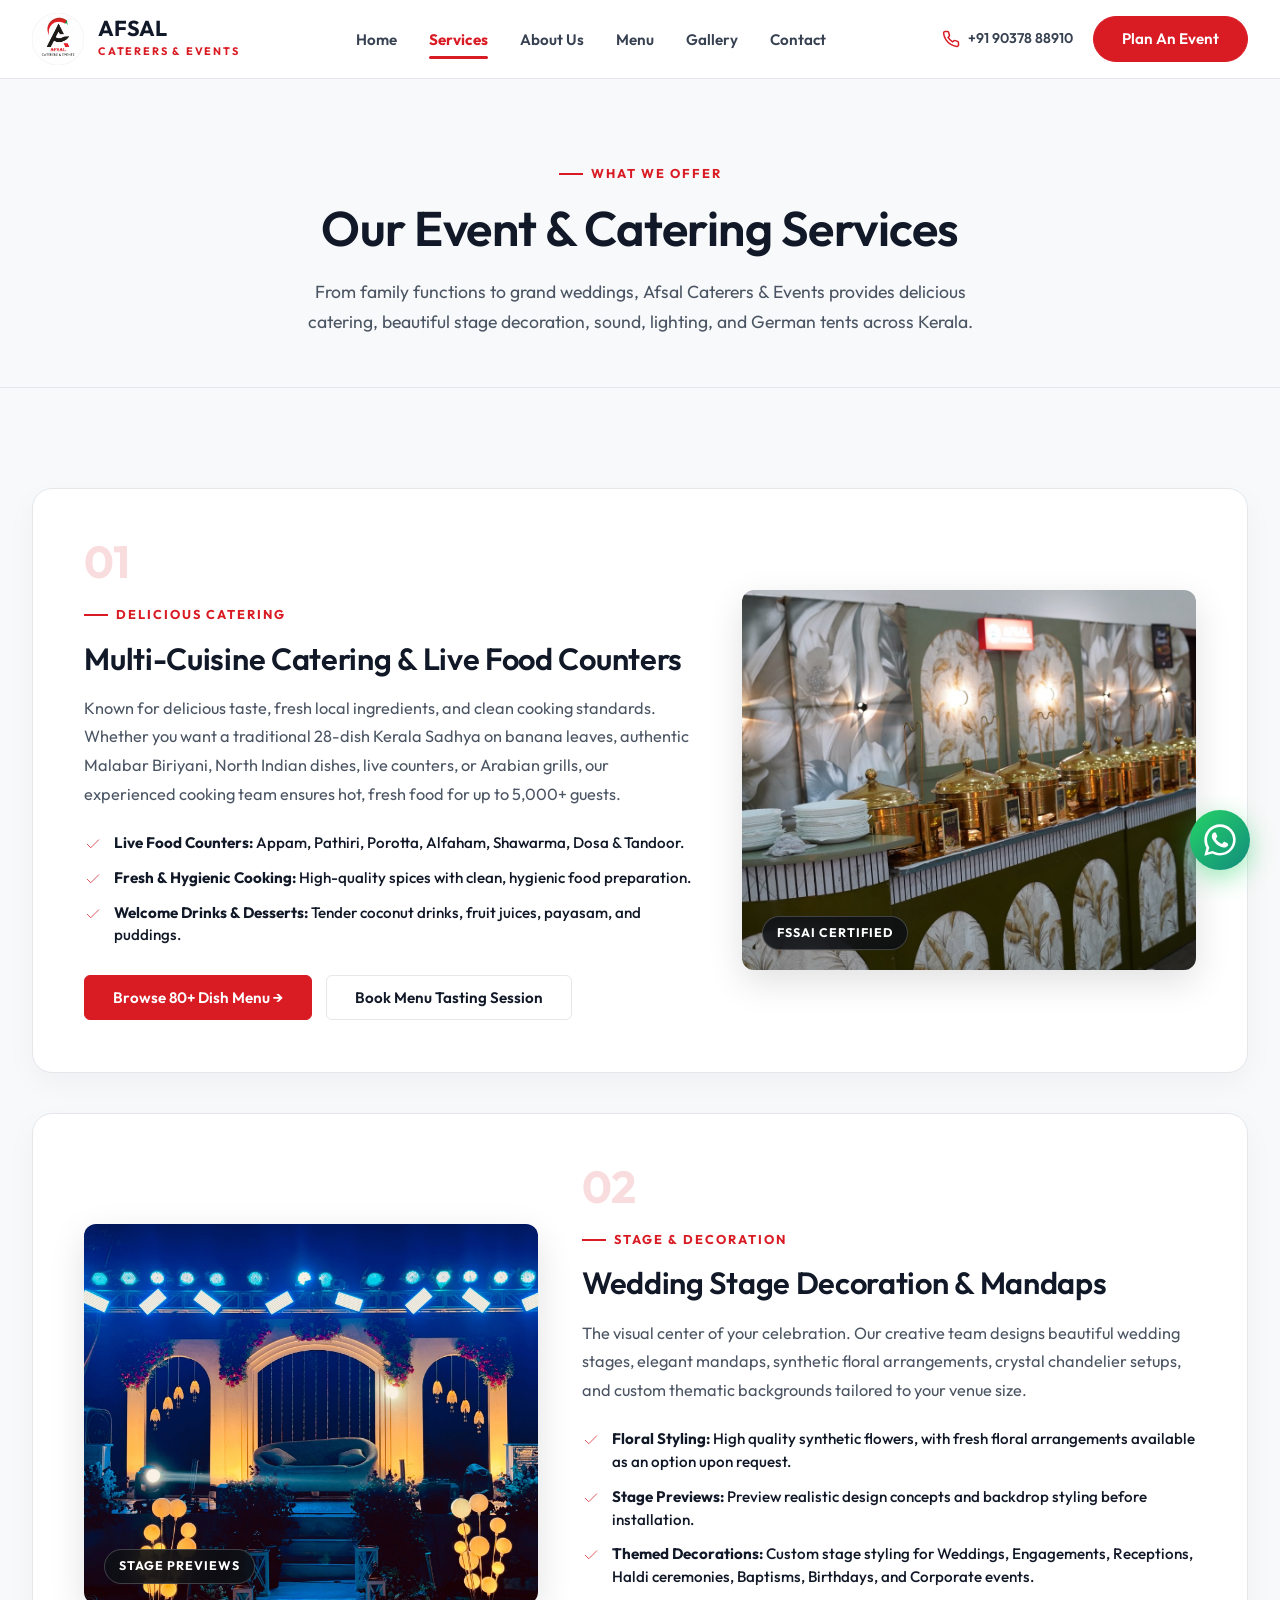
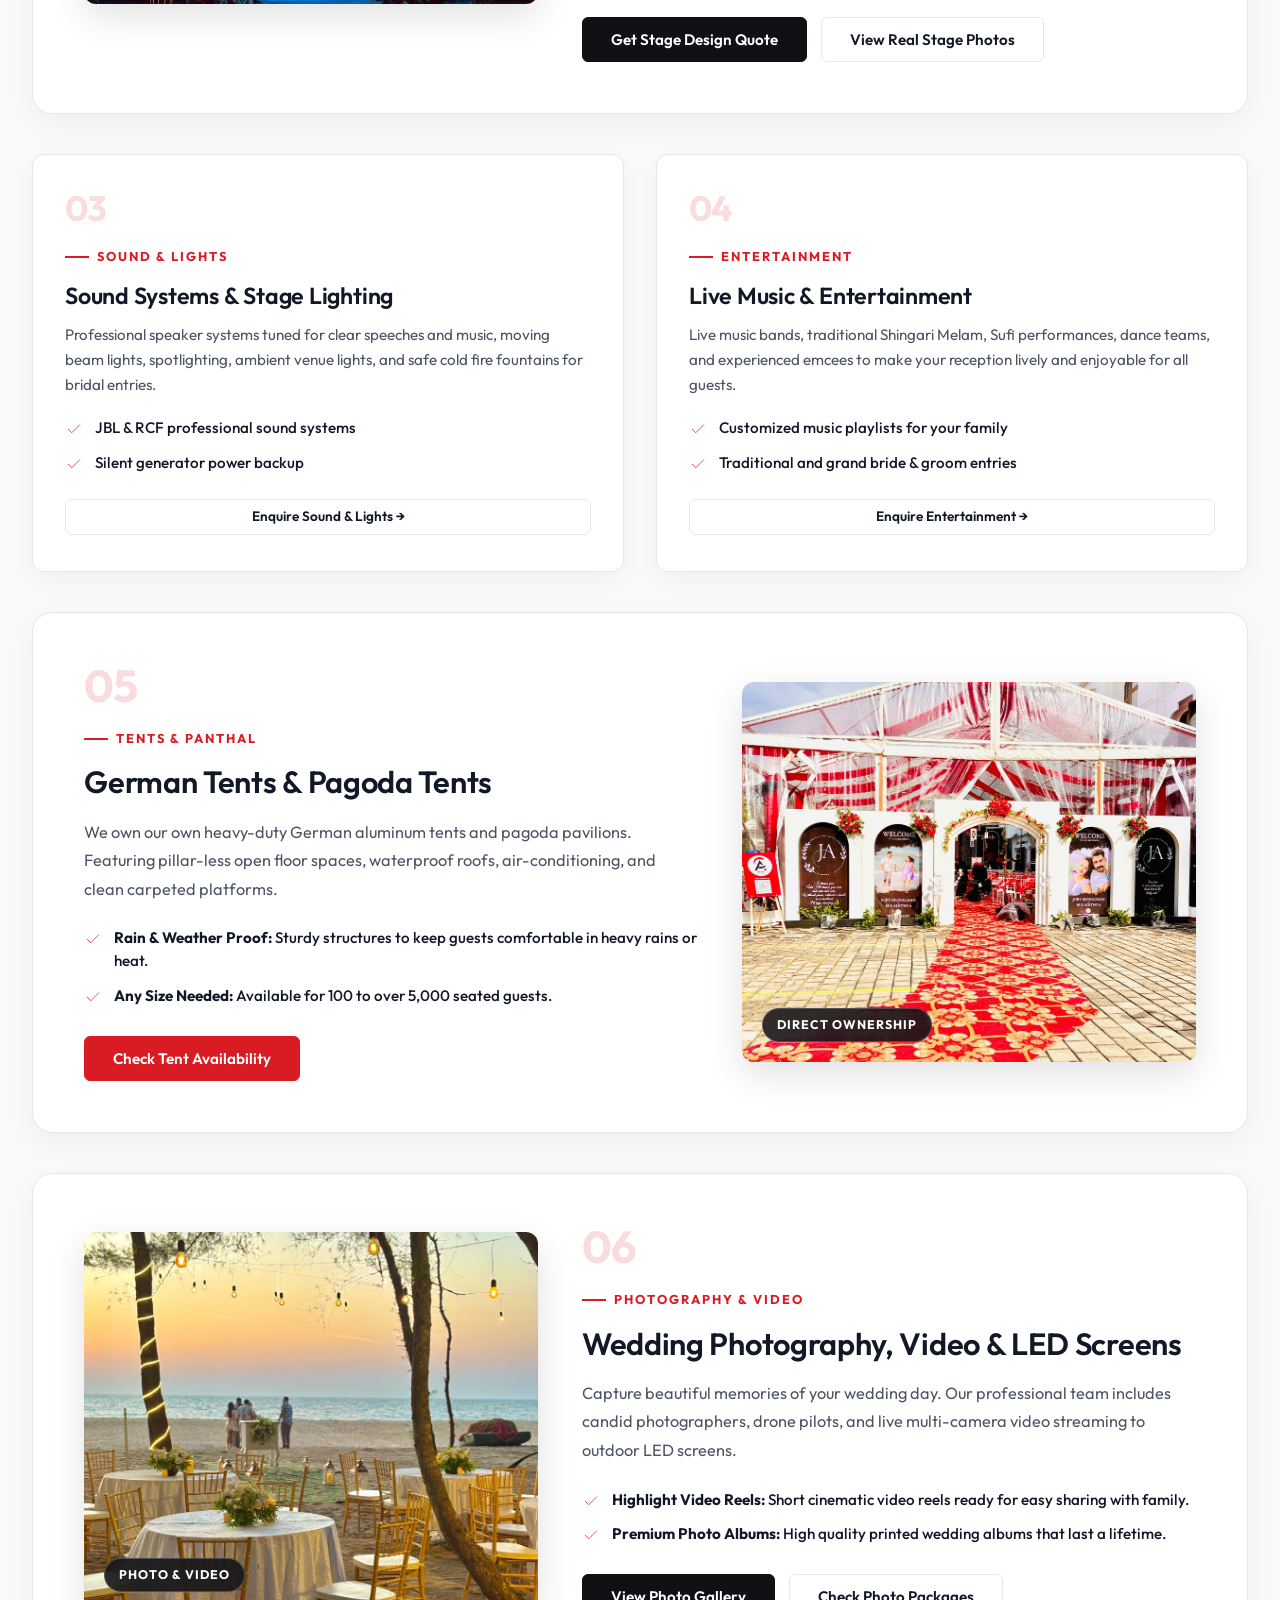
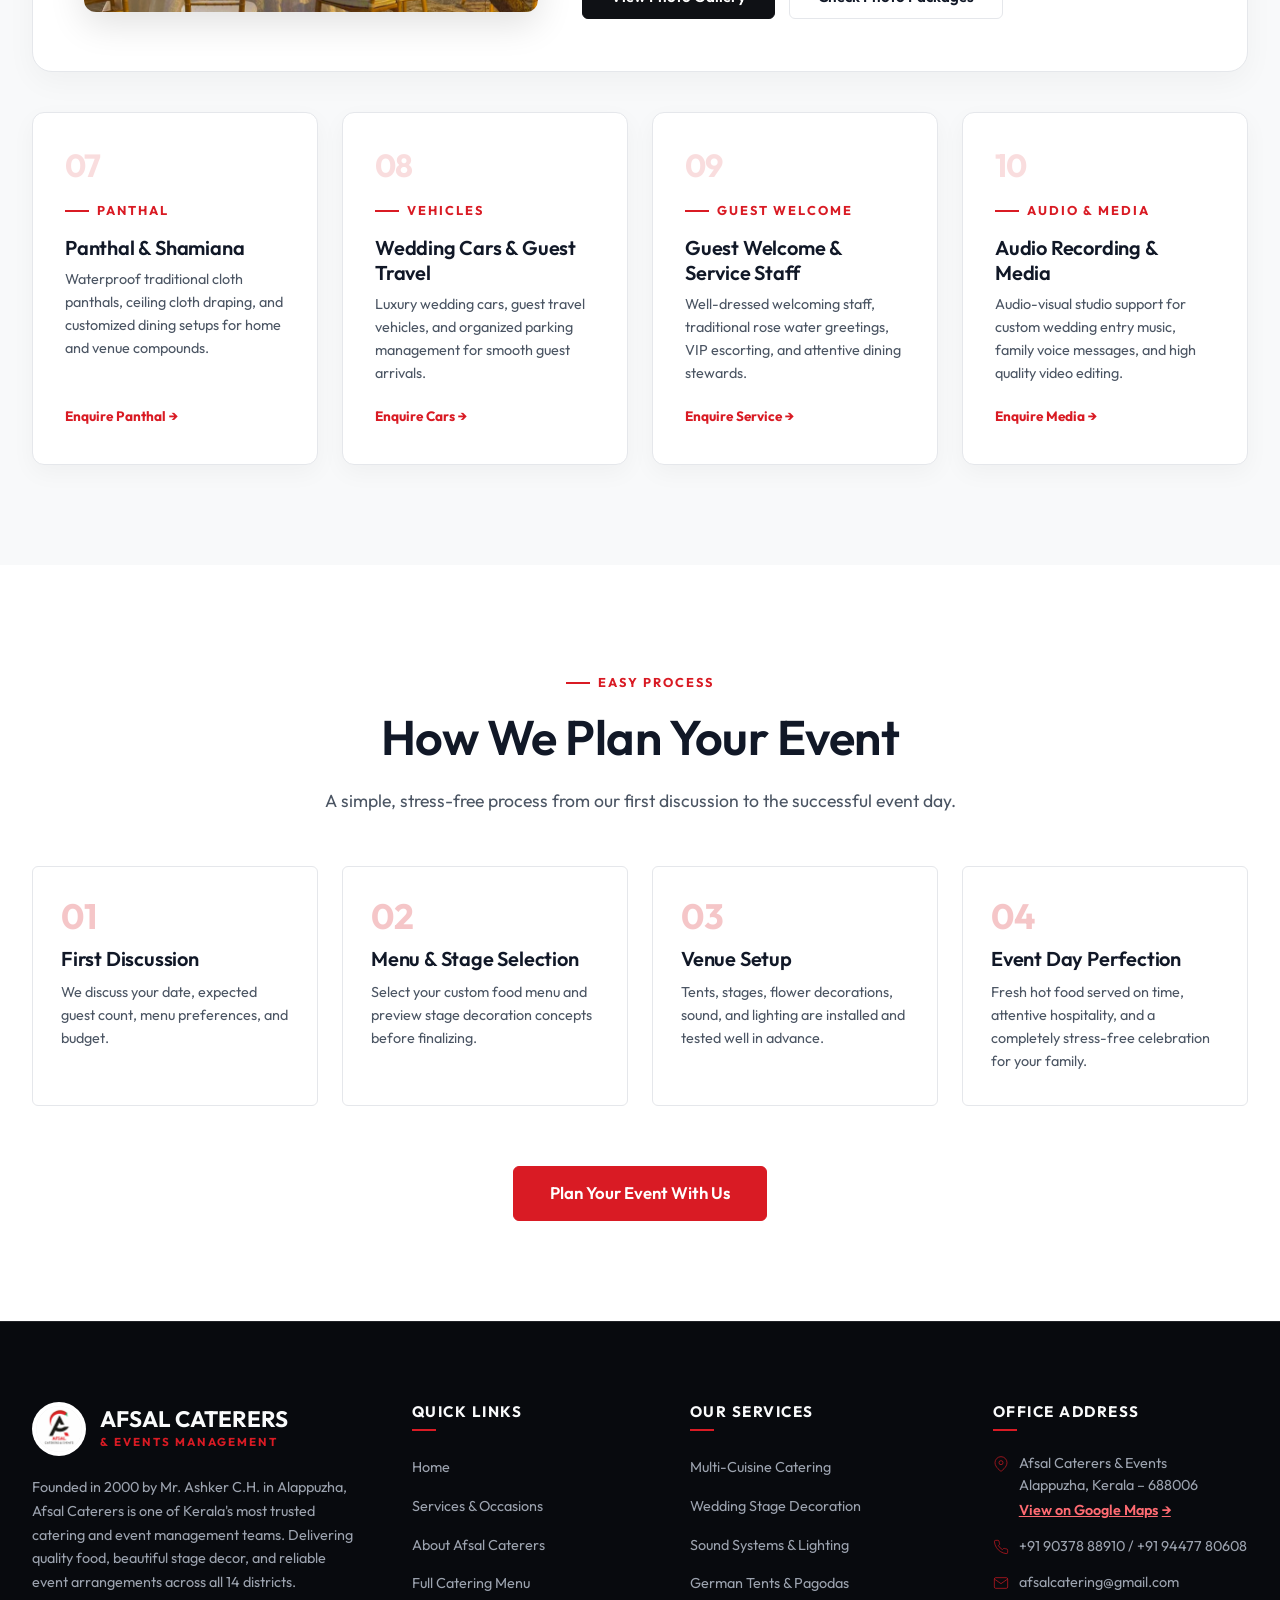
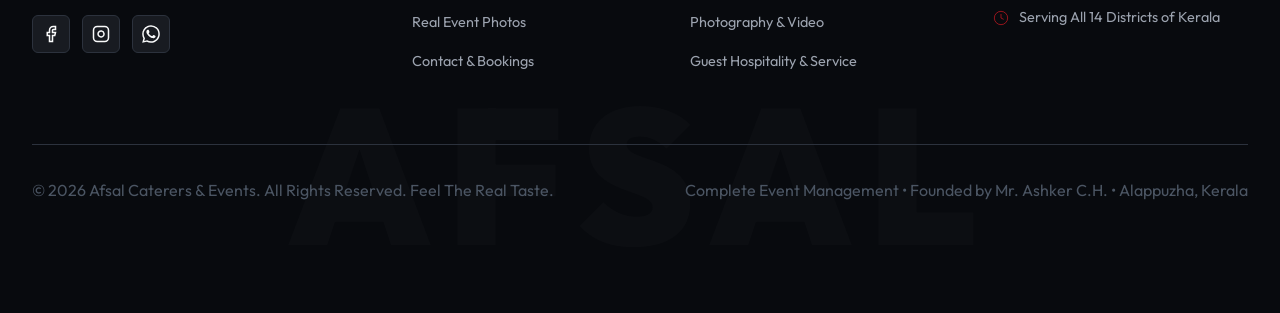
<file: services.html>
<!DOCTYPE html>
<html lang="en">
<head>
    <meta charset="UTF-8">
    <meta name="viewport" content="width=device-width, initial-scale=1.0">
    <title>Catering &amp; Event Management Services in Alappuzha, Kerala | Afsal Caterers</title>
    <meta name="description" content="Explore premier catering &amp; event services in Alappuzha &amp; Kerala by Afsal Caterers: Multi-Cuisine Catering, Luxury Wedding Stages, German Tents, Panthal, Light &amp; Sound, and Live Counters.">
    <meta name="keywords" content="Catering Services Alappuzha, Wedding Caterers Kerala, German Tent Rental Kerala, Wedding Stage Decoration Alappuzha, Sound and Light Hire Kerala, Event Management Services Alleppey, Live Food Counters Kerala">
    <meta name="author" content="Afsal Caterers &amp; Events">
    <meta name="robots" content="index, follow, max-snippet:-1, max-image-preview:large, max-video-preview:-1">
    
    <!-- Canonical URL -->
    <link rel="canonical" href="https://afsalcaterersandevents.com/services.html">
    
    <!-- Geo Location Tags for Local SEO -->
    <meta name="geo.region" content="IN-KL">
    <meta name="geo.placename" content="Alappuzha, Kerala">
    <meta name="geo.position" content="9.5042295;76.3346754">
    <meta name="ICBM" content="9.5042295, 76.3346754">
    
    <!-- Open Graph / Social Cards -->
    <meta property="og:locale" content="en_IN">
    <meta property="og:type" content="website">
    <meta property="og:title" content="Catering &amp; Event Services in Alappuzha &amp; Kerala | Afsal Caterers">
    <meta property="og:description" content="Multi-Cuisine Catering, Wedding Stage Decor, German Tents, Light &amp; Sound Systems, and Complete Event Management across Kerala.">
    <meta property="og:url" content="https://afsalcaterersandevents.com/services.html">
    <meta property="og:site_name" content="Afsal Caterers &amp; Events">
    <meta property="og:image" content="https://afsalcaterersandevents.com/afsal-logo.png">
    
    <!-- Twitter Card -->
    <meta name="twitter:card" content="summary_large_image">
    <meta name="twitter:title" content="Event &amp; Catering Services | Afsal Caterers Kerala">
    <meta name="twitter:description" content="Complete event production &amp; catering services in Alappuzha and throughout Kerala.">
    <meta name="twitter:image" content="https://afsalcaterersandevents.com/afsal-logo.png">

    <!-- JSON-LD Service & Breadcrumb Schema -->
    <script type="application/ld+json">
    {
      "@context": "https://schema.org",
      "@type": "Service",
      "serviceType": "Catering and Event Management",
      "provider": {
        "@type": "FoodEstablishment",
        "name": "Afsal Caterers & Events",
        "telephone": "+919037888910",
        "address": {
          "@type": "PostalAddress",
          "addressLocality": "Alappuzha",
          "addressRegion": "Kerala",
          "postalCode": "688006",
          "addressCountry": "IN"
        }
      },
      "areaServed": {
        "@type": "AdministrativeArea",
        "name": "Kerala"
      },
      "hasOfferCatalog": {
        "@type": "OfferCatalog",
        "name": "Afsal Event & Catering Services",
        "itemListElement": [
          {
            "@type": "Offer",
            "itemOffered": {
              "@type": "Service",
              "name": "Multi-Cuisine Catering & Live Food Counters"
            }
          },
          {
            "@type": "Offer",
            "itemOffered": {
              "@type": "Service",
              "name": "Wedding Stage & Venue Decoration"
            }
          },
          {
            "@type": "Offer",
            "itemOffered": {
              "@type": "Service",
              "name": "German Tent, Pagoda & AC Structure Rentals"
            }
          },
          {
            "@type": "Offer",
            "itemOffered": {
              "@type": "Service",
              "name": "Line-Array Sound & Intelligent Stage Lighting"
            }
          }
        ]
      }
    }
    </script>
    
    <!-- Google Fonts: Single Unified Modern Typeface (Outfit) -->
    <link rel="preconnect" href="https://fonts.googleapis.com">
    <link rel="preconnect" href="https://fonts.gstatic.com" crossorigin>
    <link href="https://fonts.googleapis.com/css2?family=Outfit:wght@300;400;500;600;700;800;900&display=swap" rel="stylesheet">
    
    <!-- Favicon -->
    <link rel="icon" type="image/png" href="afsal-logo.png">
    <link rel="apple-touch-icon" href="afsal-logo.png">

    <link rel="stylesheet" href="css/style.css?v=4.2">
</head>
<body class="bg-white">

    <!-- Main Site Navigation (Standard Clean Light Header) -->
    <header class="site-header" id="siteHeader">
        <div class="container nav-wrap">
            <a href="index.html" class="logo-container" aria-label="Afsal Caterers Homepage">
                <img src="afsal-logo.png" alt="Afsal Caterers &amp; Events Logo" class="brand-logo-img">
                <div class="brand-text-block">
                    <span class="brand-text-name">AFSAL</span>
                    <span class="brand-text-sub">Caterers &amp; Events</span>
                </div>
            </a>

            <!-- Desktop Nav Links -->
            <nav class="desktop-nav" aria-label="Main Navigation">
                <ul class="nav-menu">
                    <li><a href="index.html" class="nav-link">Home</a></li>
                    <li><a href="services.html" class="nav-link active">Services</a></li>
                    <li><a href="about.html" class="nav-link">About Us</a></li>
                    <li><a href="menu.html" class="nav-link">Menu</a></li>
                    <li><a href="gallery.html" class="nav-link">Gallery</a></li>
                    <li><a href="contact.html" class="nav-link">Contact</a></li>
                </ul>
            </nav>

            <div class="nav-action">
                <a href="tel:+919037888910" class="nav-phone-link">
                    <svg width="18" height="18" viewBox="0 0 24 24" fill="none" stroke="currentColor" stroke-width="2"><path d="M22 16.92v3a2 2 0 0 1-2.18 2 19.79 19.79 0 0 1-8.63-3.07 19.5 19.5 0 0 1-6-6 19.79 19.79 0 0 1-3.07-8.67A2 2 0 0 1 4.11 2h3a2 2 0 0 1 2 1.72 12.84 12.84 0 0 0 .7 2.81 2 2 0 0 1-.45 2.11L8.09 9.91a16 16 0 0 0 6 6l1.27-1.27a2 2 0 0 1 2.11-.45 12.84 12.84 0 0 0 2.81.7A2 2 0 0 1 22 16.92z"/></svg>
                    <span>+91 90378 88910</span>
                </a>
                <a href="contact.html" class="btn btn-primary btn-pill">Plan An Event</a>
                <button class="hamburger" aria-label="Toggle Navigation Menu">
                    <span></span>
                    <span></span>
                    <span></span>
                </button>
            </div>
        </div>
    </header>

    <!-- Mobile Drawer & Backdrop -->
    <div class="mobile-nav-backdrop"></div>
    <aside class="mobile-nav-drawer">
        <ul class="mobile-nav-links">
            <li><a href="index.html">Home</a></li>
            <li><a href="services.html" class="active">Services</a></li>
            <li><a href="about.html">About Us</a></li>
            <li><a href="menu.html">Menu</a></li>
            <li><a href="gallery.html">Gallery</a></li>
            <li><a href="contact.html">Contact Us</a></li>
        </ul>
        <div style="margin-top: 36px;">
            <a href="contact.html" class="btn btn-primary btn-pill" style="width: 100%;">Plan Your Event</a>
        </div>
    </aside>

    <!-- Page Header -->
    <section class="menu-header-bar">
        <div class="container">
            <span class="section-tag">What We Offer</span>
            <h1 class="section-title">Our Event &amp; Catering Services</h1>
            <p class="section-desc">
                From family functions to grand weddings, Afsal Caterers &amp; Events provides delicious catering, beautiful stage decoration, sound, lighting, and German tents across Kerala.
            </p>
        </div>
    </section>

    <!-- Detailed Services List -->
    <section class="section-padding bg-subtle">
        <div class="container">
            <div class="services-deep-list">

                <!-- 01: Multi-Cuisine Catering -->
                <div class="service-deep-card" id="catering">
                    <div>
                        <span class="service-deep-number">01</span>
                        <span class="section-tag">Delicious Catering</span>
                        <h2 class="service-deep-title">Multi-Cuisine Catering &amp; Live Food Counters</h2>
                        <p class="service-deep-desc">
                            Known for delicious taste, fresh local ingredients, and clean cooking standards. Whether you want a traditional 28-dish Kerala Sadhya on banana leaves, authentic Malabar Biriyani, North Indian dishes, live counters, or Arabian grills, our experienced cooking team ensures hot, fresh food for up to 5,000+ guests.
                        </p>
                        <ul class="service-deep-features">
                            <li>
                                <svg viewBox="0 0 24 24" fill="none"><polyline points="20 6 9 17 4 12"/></svg>
                                <span><strong>Live Food Counters:</strong> Appam, Pathiri, Porotta, Alfaham, Shawarma, Dosa &amp; Tandoor.</span>
                            </li>
                            <li>
                                <svg viewBox="0 0 24 24" fill="none"><polyline points="20 6 9 17 4 12"/></svg>
                                <span><strong>Fresh &amp; Hygienic Cooking:</strong> High-quality spices with clean, hygienic food preparation.</span>
                            </li>
                            <li>
                                <svg viewBox="0 0 24 24" fill="none"><polyline points="20 6 9 17 4 12"/></svg>
                                <span><strong>Welcome Drinks &amp; Desserts:</strong> Tender coconut drinks, fruit juices, payasam, and puddings.</span>
                            </li>
                        </ul>
                        <div style="display: flex; gap: 14px; flex-wrap: wrap;">
                            <a href="menu.html" class="btn btn-primary">Browse 80+ Dish Menu &rarr;</a>
                            <a href="contact.html" class="btn btn-outline">Book Menu Tasting Session</a>
                        </div>
                    </div>
                    <div class="service-deep-media">
                        <img src="images/event-6.jpg" alt="Afsal Caterers Royal Banquet Table" class="service-deep-img" loading="lazy">
                        <span class="service-deep-tag-badge">FSSAI Certified</span>
                    </div>
                </div>

                <!-- 02: Stage Decoration & Mandaps -->
                <div class="service-deep-card reverse" id="stage-decor">
                    <div class="service-deep-media">
                        <img src="images/event-22.jpg" alt="Afsal Caterers Grand Wedding Stage" class="service-deep-img" loading="lazy">
                        <span class="service-deep-tag-badge">Stage Previews</span>
                    </div>
                    <div>
                        <span class="service-deep-number">02</span>
                        <span class="section-tag">Stage &amp; Decoration</span>
                        <h2 class="service-deep-title">Wedding Stage Decoration &amp; Mandaps</h2>
                        <p class="service-deep-desc">
                            The visual center of your celebration. Our creative team designs beautiful wedding stages, elegant mandaps, synthetic floral arrangements, crystal chandelier setups, and custom thematic backgrounds tailored to your venue size.
                        </p>
                        <ul class="service-deep-features">
                            <li>
                                <svg viewBox="0 0 24 24" fill="none"><polyline points="20 6 9 17 4 12"/></svg>
                                <span><strong>Floral Styling:</strong> High quality synthetic flowers, with fresh floral arrangements available as an option upon request.</span>
                            </li>
                            <li>
                                <svg viewBox="0 0 24 24" fill="none"><polyline points="20 6 9 17 4 12"/></svg>
                                <span><strong>Stage Previews:</strong> Preview realistic design concepts and backdrop styling before installation.</span>
                            </li>
                            <li>
                                <svg viewBox="0 0 24 24" fill="none"><polyline points="20 6 9 17 4 12"/></svg>
                                <span><strong>Themed Decorations:</strong> Custom stage styling for Weddings, Engagements, Receptions, Haldi ceremonies, Baptisms, Birthdays, and Corporate events.</span>
                            </li>
                        </ul>
                        <div style="display: flex; gap: 14px; flex-wrap: wrap;">
                            <a href="contact.html" class="btn btn-dark">Get Stage Design Quote</a>
                            <a href="gallery.html" class="btn btn-outline">View Real Stage Photos</a>
                        </div>
                    </div>
                </div>

                <!-- 03 & 04: Sound & Lights / Live Entertainment (Grid 2) -->
                <div class="service-deep-grid-2">
                    <!-- 03: Sound & Stage Lighting -->
                    <div class="service-grid-card" id="light-sound">
                        <div>
                            <span class="service-deep-number" style="font-size: 2.2rem;">03</span>
                            <span class="section-tag">Sound &amp; Lights</span>
                            <h3>Sound Systems &amp; Stage Lighting</h3>
                            <p>Professional speaker systems tuned for clear speeches and music, moving beam lights, spotlighting, ambient venue lights, and safe cold fire fountains for bridal entries.</p>
                            <ul class="service-deep-features" style="margin-bottom: 24px;">
                                <li><svg viewBox="0 0 24 24" fill="none"><polyline points="20 6 9 17 4 12"/></svg> <span>JBL &amp; RCF professional sound systems</span></li>
                                <li><svg viewBox="0 0 24 24" fill="none"><polyline points="20 6 9 17 4 12"/></svg> <span>Silent generator power backup</span></li>
                            </ul>
                        </div>
                        <a href="contact.html" class="btn btn-outline btn-sm">Enquire Sound &amp; Lights &rarr;</a>
                    </div>

                    <!-- 04: Live Entertainment -->
                    <div class="service-grid-card" id="entertainments">
                        <div>
                            <span class="service-deep-number" style="font-size: 2.2rem;">04</span>
                            <span class="section-tag">Entertainment</span>
                            <h3>Live Music &amp; Entertainment</h3>
                            <p>Live music bands, traditional Shingari Melam, Sufi performances, dance teams, and experienced emcees to make your reception lively and enjoyable for all guests.</p>
                            <ul class="service-deep-features" style="margin-bottom: 24px;">
                                <li><svg viewBox="0 0 24 24" fill="none"><polyline points="20 6 9 17 4 12"/></svg> <span>Customized music playlists for your family</span></li>
                                <li><svg viewBox="0 0 24 24" fill="none"><polyline points="20 6 9 17 4 12"/></svg> <span>Traditional and grand bride &amp; groom entries</span></li>
                            </ul>
                        </div>
                        <a href="contact.html" class="btn btn-outline btn-sm">Enquire Entertainment &rarr;</a>
                    </div>
                </div>

                <!-- 05: German Tents & Pagodas -->
                <div class="service-deep-card" id="tents">
                    <div>
                        <span class="service-deep-number">05</span>
                        <span class="section-tag">Tents &amp; Panthal</span>
                        <h2 class="service-deep-title">German Tents &amp; Pagoda Tents</h2>
                        <p class="service-deep-desc">
                            We own our own heavy-duty German aluminum tents and pagoda pavilions. Featuring pillar-less open floor spaces, waterproof roofs, air-conditioning, and clean carpeted platforms.
                        </p>
                        <ul class="service-deep-features">
                            <li>
                                <svg viewBox="0 0 24 24" fill="none"><polyline points="20 6 9 17 4 12"/></svg>
                                <span><strong>Rain &amp; Weather Proof:</strong> Sturdy structures to keep guests comfortable in heavy rains or heat.</span>
                            </li>
                            <li>
                                <svg viewBox="0 0 24 24" fill="none"><polyline points="20 6 9 17 4 12"/></svg>
                                <span><strong>Any Size Needed:</strong> Available for 100 to over 5,000 seated guests.</span>
                            </li>
                        </ul>
                        <a href="contact.html" class="btn btn-primary">Check Tent Availability</a>
                    </div>
                    <div class="service-deep-media">
                        <img src="images/event-18.jpg" alt="Afsal Caterers German Hangar" class="service-deep-img" loading="lazy">
                        <span class="service-deep-tag-badge">Direct Ownership</span>
                    </div>
                </div>

                <!-- 06: Photo & Video -->
                <div class="service-deep-card reverse" id="photography">
                    <div class="service-deep-media">
                        <img src="images/event-20.jpg" alt="Afsal Caterers 4K Wedding Cinematography" class="service-deep-img" loading="lazy">
                        <span class="service-deep-tag-badge">Photo &amp; Video</span>
                    </div>
                    <div>
                        <span class="service-deep-number">06</span>
                        <span class="section-tag">Photography &amp; Video</span>
                        <h2 class="service-deep-title">Wedding Photography, Video &amp; LED Screens</h2>
                        <p class="service-deep-desc">
                            Capture beautiful memories of your wedding day. Our professional team includes candid photographers, drone pilots, and live multi-camera video streaming to outdoor LED screens.
                        </p>
                        <ul class="service-deep-features">
                            <li>
                                <svg viewBox="0 0 24 24" fill="none"><polyline points="20 6 9 17 4 12"/></svg>
                                <span><strong>Highlight Video Reels:</strong> Short cinematic video reels ready for easy sharing with family.</span>
                            </li>
                            <li>
                                <svg viewBox="0 0 24 24" fill="none"><polyline points="20 6 9 17 4 12"/></svg>
                                <span><strong>Premium Photo Albums:</strong> High quality printed wedding albums that last a lifetime.</span>
                            </li>
                        </ul>
                        <div style="display: flex; gap: 14px; flex-wrap: wrap;">
                            <a href="gallery.html" class="btn btn-dark">View Photo Gallery</a>
                            <a href="contact.html" class="btn btn-outline">Check Photo Packages</a>
                        </div>
                    </div>
                </div>

                <!-- 07, 08, 09, 10: Special Divisions Grid (4 items) -->
                <div class="services-divisions-grid">
                    <!-- 07. Panthal Works -->
                    <div class="service-grid-card" id="panthal">
                        <div>
                            <span class="service-deep-number" style="font-size: 2rem;">07</span>
                            <span class="section-tag">Panthal</span>
                            <h4 style="font-size: 1.25rem; margin-bottom: 8px;">Panthal &amp; Shamiana</h4>
                            <p style="font-size: 0.9rem; color: var(--text-secondary); line-height: 1.6;">Waterproof traditional cloth panthals, ceiling cloth draping, and customized dining setups for home and venue compounds.</p>
                        </div>
                        <a href="contact.html" class="service-link" style="font-size: 0.85rem;">Enquire Panthal &rarr;</a>
                    </div>

                    <!-- 08. Transportation -->
                    <div class="service-grid-card" id="transport">
                        <div>
                            <span class="service-deep-number" style="font-size: 2rem;">08</span>
                            <span class="section-tag">Vehicles</span>
                            <h4 style="font-size: 1.25rem; margin-bottom: 8px;">Wedding Cars &amp; Guest Travel</h4>
                            <p style="font-size: 0.9rem; color: var(--text-secondary); line-height: 1.6;">Luxury wedding cars, guest travel vehicles, and organized parking management for smooth guest arrivals.</p>
                        </div>
                        <a href="contact.html" class="service-link" style="font-size: 0.85rem;">Enquire Cars &rarr;</a>
                    </div>

                    <!-- 09. Hospitality -->
                    <div class="service-grid-card" id="hospitality">
                        <div>
                            <span class="service-deep-number" style="font-size: 2rem;">09</span>
                            <span class="section-tag">Guest Welcome</span>
                            <h4 style="font-size: 1.25rem; margin-bottom: 8px;">Guest Welcome &amp; Service Staff</h4>
                            <p style="font-size: 0.9rem; color: var(--text-secondary); line-height: 1.6;">Well-dressed welcoming staff, traditional rose water greetings, VIP escorting, and attentive dining stewards.</p>
                        </div>
                        <a href="contact.html" class="service-link" style="font-size: 0.85rem;">Enquire Service &rarr;</a>
                    </div>

                    <!-- 10. Add Media Works -->
                    <div class="service-grid-card" id="media-works">
                        <div>
                            <span class="service-deep-number" style="font-size: 2rem;">10</span>
                            <span class="section-tag">Audio &amp; Media</span>
                            <h4 style="font-size: 1.25rem; margin-bottom: 8px;">Audio Recording &amp; Media</h4>
                            <p style="font-size: 0.9rem; color: var(--text-secondary); line-height: 1.6;">Audio-visual studio support for custom wedding entry music, family voice messages, and high quality video editing.</p>
                        </div>
                        <a href="contact.html" class="service-link" style="font-size: 0.85rem;">Enquire Media &rarr;</a>
                    </div>
                </div>

            </div>
        </div>
    </section>

    <!-- How We Work / Process -->
    <section class="section-padding bg-white">
        <div class="container">
            <div class="text-center">
                <span class="section-tag">Easy Process</span>
                <h2 class="section-title">How We Plan Your Event</h2>
                <p class="section-desc">A simple, stress-free process from our first discussion to the successful event day.</p>
            </div>

            <div class="process-steps-grid">
                <div class="process-step-card">
                    <span class="process-step-num">01</span>
                    <h3 style="font-size: 1.25rem; margin-bottom: 10px;">First Discussion</h3>
                    <p style="font-size: 0.9rem; color: var(--text-secondary); line-height: 1.6;">
                        We discuss your date, expected guest count, menu preferences, and budget.
                    </p>
                </div>

                <div class="process-step-card">
                    <span class="process-step-num">02</span>
                    <h3 style="font-size: 1.25rem; margin-bottom: 10px;">Menu &amp; Stage Selection</h3>
                    <p style="font-size: 0.9rem; color: var(--text-secondary); line-height: 1.6;">
                        Select your custom food menu and preview stage decoration concepts before finalizing.
                    </p>
                </div>

                <div class="process-step-card">
                    <span class="process-step-num">03</span>
                    <h3 style="font-size: 1.25rem; margin-bottom: 10px;">Venue Setup</h3>
                    <p style="font-size: 0.9rem; color: var(--text-secondary); line-height: 1.6;">
                        Tents, stages, flower decorations, sound, and lighting are installed and tested well in advance.
                    </p>
                </div>

                <div class="process-step-card">
                    <span class="process-step-num">04</span>
                    <h3 style="font-size: 1.25rem; margin-bottom: 10px;">Event Day Perfection</h3>
                    <p style="font-size: 0.9rem; color: var(--text-secondary); line-height: 1.6;">
                        Fresh hot food served on time, attentive hospitality, and a completely stress-free celebration for your family.
                    </p>
                </div>
            </div>

            <div class="text-center" style="margin-top: 60px;">
                <a href="contact.html" class="btn btn-primary btn-lg">Plan Your Event With Us</a>
            </div>
        </div>
    </section>

    <!-- Master Footer -->
    <footer class="site-footer-architectural">
        <div class="footer-watermark" aria-hidden="true">AFSAL</div>
        <div class="container footer-content-wrap">
            <div class="footer-top-grid">
                <!-- Col 1: Brand Info -->
                <div class="footer-brand-col">
                    <div class="footer-logo-row">
                        <img src="afsal-logo.png" alt="Afsal Caterers &amp; Events Logo" class="footer-logo-img">
                        <div>
                            <div class="footer-brand-name">AFSAL CATERERS</div>
                            <div class="footer-brand-tagline">&amp; EVENTS MANAGEMENT</div>
                        </div>
                    </div>
                    <p class="footer-brand-desc">
                        Founded in 2000 by Mr. Ashker C.H. in Alappuzha, Afsal Caterers is one of Kerala's most trusted catering and event management teams. Delivering quality food, beautiful stage decor, and reliable event arrangements across all 14 districts.
                    </p>
                    <div class="footer-social-row">
                        <a href="https://www.facebook.com/share/19Wtpn7Ktn/" class="footer-social-link" aria-label="Facebook" target="_blank" rel="noopener">
                            <svg width="18" height="18" viewBox="0 0 24 24" fill="none" stroke="currentColor" stroke-width="2"><path d="M18 2h-3a5 5 0 0 0-5 5v3H7v4h3v8h4v-8h3l1-4h-4V7a1 1 0 0 1 1-1h3z"/></svg>
                        </a>
                        <a href="https://www.instagram.com/afsalcaterers/" class="footer-social-link" aria-label="Instagram" target="_blank" rel="noopener">
                            <svg width="18" height="18" viewBox="0 0 24 24" fill="none" stroke="currentColor" stroke-width="2"><rect x="2" y="2" width="20" height="20" rx="5" ry="5"/><path d="M16 11.37A4 4 0 1 1 12.63 8 4 4 0 0 1 16 11.37z"/><line x1="17.5" y1="6.5" x2="17.51" y2="6.5"/></svg>
                        </a>
                        <a href="https://wa.me/919037888910?text=Hi%20there,%20for%20an%20enquiry%20regarding%20your%20event%20management%20and%20catering%20services." class="footer-social-link" aria-label="WhatsApp" target="_blank" rel="noopener">
                            <svg width="18" height="18" viewBox="0 0 24 24" fill="currentColor"><path d="M17.472 14.382c-.301-.15-1.78-.879-2.056-.98-.276-.1-.477-.15-.678.15-.2.3-.778.98-.954 1.18-.175.2-.351.225-.652.075-.301-.15-1.272-.469-2.423-1.496-.895-.798-1.5-1.784-1.675-2.085-.175-.301-.019-.464.132-.614.136-.135.301-.351.451-.527.151-.175.2-.301.301-.501.101-.2.05-.376-.025-.526-.075-.15-.678-1.634-.929-2.239-.244-.589-.493-.509-.678-.519l-.578-.01c-.2 0-.527.075-.803.376s-1.054 1.03-1.054 2.512c0 1.482 1.079 2.912 1.23 3.113.15.2 2.122 3.24 5.141 4.543.718.31 1.279.495 1.716.634.721.229 1.377.197 1.896.119.579-.087 1.78-.727 2.031-1.43.251-.703.251-1.305.176-1.43-.076-.126-.276-.201-.577-.351zM12.004 21.75c-1.748 0-3.461-.462-4.966-1.336l-.356-.207-3.691.968.985-3.598-.228-.363a9.718 9.718 0 0 1-1.498-5.172c0-5.385 4.381-9.768 9.764-9.768 2.608 0 5.06 1.017 6.905 2.862 1.845 1.845 2.861 4.296 2.86 6.904 0 5.387-4.381 9.77-9.775 9.77zm8.313-18.084A11.66 11.66 0 0 0 12.004.25C5.524.25.25 5.525.25 12.006c0 2.07.541 4.092 1.569 5.87L.25 23.75l6.022-1.58a11.72 11.72 0 0 0 5.732 1.488h.005c6.48 0 11.754-5.275 11.755-11.758 0-3.14-1.222-6.092-3.447-8.317z"/></svg>
                        </a>
                    </div>
                </div>

                <!-- Col 2: Quick Links -->
                <div class="footer-col">
                    <h4>Quick Links</h4>
                    <ul class="footer-links-list">
                        <li><a href="index.html">Home</a></li>
                        <li><a href="services.html">Services &amp; Occasions</a></li>
                        <li><a href="about.html">About Afsal Caterers</a></li>
                        <li><a href="menu.html">Full Catering Menu</a></li>
                        <li><a href="gallery.html">Real Event Photos</a></li>
                        <li><a href="contact.html">Contact &amp; Bookings</a></li>
                    </ul>
                </div>

                <!-- Col 3: Services -->
                <div class="footer-col">
                    <h4>Our Services</h4>
                    <ul class="footer-links-list">
                        <li><a href="services.html#catering">Multi-Cuisine Catering</a></li>
                        <li><a href="services.html#stage-decor">Wedding Stage Decoration</a></li>
                        <li><a href="services.html#light-sound">Sound Systems &amp; Lighting</a></li>
                        <li><a href="services.html#tents">German Tents &amp; Pagodas</a></li>
                        <li><a href="services.html#photography">Photography &amp; Video</a></li>
                        <li><a href="services.html#hospitality">Guest Hospitality &amp; Service</a></li>
                    </ul>
                </div>

                <!-- Col 4: Contact Info -->
                <div class="footer-col">
                    <h4>Office Address</h4>
                    <ul class="footer-contact-list">
                        <li>
                            <svg viewBox="0 0 24 24" fill="none"><path d="M21 10c0 7-9 13-9 13s-9-6-9-13a9 9 0 0 1 18 0z"/><circle cx="12" cy="10" r="3"/></svg>
                            <span>
                                Afsal Caterers &amp; Events<br>
                                Alappuzha, Kerala &ndash; 688006<br>
                                <a href="https://maps.app.goo.gl/mxKnM1czG8oSCBQW9" target="_blank" rel="noopener" style="color: #FF6B72; font-weight: 600; text-decoration: underline; display: inline-flex; align-items: center; gap: 4px; margin-top: 4px;">
                                    <span>View on Google Maps</span> &rarr;
                                </a>
                            </span>
                        </li>
                        <li>
                            <svg viewBox="0 0 24 24" fill="none"><path d="M22 16.92v3a2 2 0 0 1-2.18 2 19.79 19.79 0 0 1-8.63-3.07 19.5 19.5 0 0 1-6-6 19.79 19.79 0 0 1-3.07-8.67A2 2 0 0 1 4.11 2h3a2 2 0 0 1 2 1.72 12.84 12.84 0 0 0 .7 2.81 2 2 0 0 1-.45 2.11L8.09 9.91a16 16 0 0 0 6 6l1.27-1.27a2 2 0 0 1 2.11-.45 12.84 12.84 0 0 0 2.81.7A2 2 0 0 1 22 16.92z"/></svg>
                            <span>+91 90378 88910 / +91 94477 80608</span>
                        </li>
                        <li>
                            <svg viewBox="0 0 24 24" fill="none"><path d="M4 4h16c1.1 0 2 .9 2 2v12c0 1.1-.9 2-2 2H4c-1.1 0-2-.9-2-2V6c0-1.1.9-2 2-2z"/><polyline points="22,6 12,13 2,6"/></svg>
                            <span>afsalcatering@gmail.com</span>
                        </li>
                        <li>
                            <svg viewBox="0 0 24 24" fill="none"><circle cx="12" cy="12" r="10"/><polyline points="12 6 12 12 16 14"/></svg>
                            <span>Serving All 14 Districts of Kerala</span>
                        </li>
                    </ul>
                </div>
            </div>

            <div class="footer-bottom-bar">
                <p>&copy; 2026 Afsal Caterers &amp; Events. All Rights Reserved. Feel The Real Taste.</p>
                <p>Complete Event Management &bull; Founded by Mr. Ashker C.H. &bull; Alappuzha, Kerala</p>
            </div>
        </div>
    </footer>

    <!-- Floating Sticky Rounded WhatsApp Button -->
    <a href="https://wa.me/919037888910?text=Hi%20there,%20for%20an%20enquiry%20regarding%20your%20event%20management%20and%20catering%20services." target="_blank" rel="noopener" class="sticky-whatsapp-btn" aria-label="Chat on WhatsApp" title="Chat on WhatsApp (+91 90378 88910)">
        <svg viewBox="0 0 24 24" fill="currentColor"><path d="M17.472 14.382c-.301-.15-1.78-.879-2.056-.98-.276-.1-.477-.15-.678.15-.2.3-.778.98-.954 1.18-.175.2-.351.225-.652.075-.301-.15-1.272-.469-2.423-1.496-.895-.798-1.5-1.784-1.675-2.085-.175-.301-.019-.464.132-.614.136-.135.301-.351.451-.527.151-.175.2-.301.301-.501.101-.2.05-.376-.025-.526-.075-.15-.678-1.634-.929-2.239-.244-.589-.493-.509-.678-.519l-.578-.01c-.2 0-.527.075-.803.376s-1.054 1.03-1.054 2.512c0 1.482 1.079 2.912 1.23 3.113.15.2 2.122 3.24 5.141 4.543.718.31 1.279.495 1.716.634.721.229 1.377.197 1.896.119.579-.087 1.78-.727 2.031-1.43.251-.703.251-1.305.176-1.43-.076-.126-.276-.201-.577-.351zM12.004 21.75c-1.748 0-3.461-.462-4.966-1.336l-.356-.207-3.691.968.985-3.598-.228-.363a9.718 9.718 0 0 1-1.498-5.172c0-5.385 4.381-9.768 9.764-9.768 2.608 0 5.06 1.017 6.905 2.862 1.845 1.845 2.861 4.296 2.86 6.904 0 5.387-4.381 9.77-9.775 9.77zm8.313-18.084A11.66 11.66 0 0 0 12.004.25C5.524.25.25 5.525.25 12.006c0 2.07.541 4.092 1.569 5.87L.25 23.75l6.022-1.58a11.72 11.72 0 0 0 5.732 1.488h.005c6.48 0 11.754-5.275 11.755-11.758 0-3.14-1.222-6.092-3.447-8.317z"/></svg>
    </a>

    <script src="js/script.js?v=3.6"></script>
</body>
</html>
</file>
<file: css/style.css>
/* ==========================================================================
   AFSAL CATERERS & EVENTS - MODERN DESIGN SYSTEM
   Palette: Pure White (#FFFFFF), Subtle Cool Gray (#F8F9FA), Brand Red (#D91B24)
   Typography: 'Outfit' (Unified Modern Clean Sans-Serif across all pages)
   Strictly solid, clean elegance with zero gradient clutter.
   ========================================================================== */

:root {
    /* Color Palette */
    --bg-body: #FFFFFF;
    --bg-surface: #FFFFFF;
    --bg-subtle: #F8F9FA;
    --bg-card: #FFFFFF;
    --bg-dark: #0F1115;
    --bg-dark-surface: #181B21;
    --bg-dark-card: #20242C;
    --bg-dark-border: #2C323D;

    --brand-red: #D91B24;
    --brand-red-hover: #BA141C;
    --brand-red-subtle: #FDF2F2;
    --brand-red-border: #FECDD3;

    --text-main: #111827;
    --text-secondary: #4B5563;
    --text-muted: #6B7280;
    --text-light: #F9FAFB;
    --text-light-muted: #9CA3AF;

    --border-light: #E5E7EB;
    --border-subtle: #F3F4F6;
    --border-dark: #23272F;

    /* Unified Modern Typography - Outfit everywhere */
    --font-heading: 'Outfit', -apple-system, BlinkMacSystemFont, 'Segoe UI', Roboto, sans-serif;
    --font-body: 'Outfit', -apple-system, BlinkMacSystemFont, 'Segoe UI', Roboto, sans-serif;

    /* Spacing & Radii */
    --radius-sm: 6px;
    --radius-md: 12px;
    --radius-lg: 20px;
    --radius-pill: 9999px;

    /* Elevations (Natural clean shadows, no muddy gradients) */
    --shadow-sm: 0 1px 2px rgba(0, 0, 0, 0.04);
    --shadow-md: 0 4px 12px rgba(0, 0, 0, 0.06);
    --shadow-lg: 0 12px 28px rgba(0, 0, 0, 0.08);
    --shadow-hover: 0 16px 36px rgba(0, 0, 0, 0.12);

    /* Transitions */
    --transition: all 0.3s cubic-bezier(0.16, 1, 0.3, 1);
}

/* ====== RESET & BASE ====== */
*, *::before, *::after {
    margin: 0;
    padding: 0;
    box-sizing: border-box;
}

/* Custom Text Selection / Copy Color (Soft Light Red) */
::selection {
    background-color: #FECDD3;
    color: #991B1B;
}

::-moz-selection {
    background-color: #FECDD3;
    color: #991B1B;
}

html {
    scroll-behavior: smooth;
    font-size: 16px;
}

body {
    font-family: var(--font-body);
    background-color: var(--bg-body);
    color: var(--text-main);
    line-height: 1.65;
    -webkit-font-smoothing: antialiased;
    -moz-osx-font-smoothing: grayscale;
    overflow-x: hidden;
}

h1, h2, h3, h4, h5, h6 {
    font-family: var(--font-heading);
    font-weight: 600;
    color: var(--text-main);
    line-height: 1.25;
    letter-spacing: -0.01em;
}

p {
    color: var(--text-secondary);
    font-size: 1rem;
}

a {
    text-decoration: none;
    color: inherit;
    transition: var(--transition);
}

img {
    max-width: 100%;
    height: auto;
    display: block;
}

button, input, select, textarea {
    font-family: inherit;
}

/* ====== LAYOUT & CONTAINER ====== */
.container {
    max-width: 1280px;
    margin: 0 auto;
    padding: 0 32px;
}

.container-narrow {
    max-width: 980px;
    margin: 0 auto;
    padding: 0 32px;
}

.section-padding {
    padding: 100px 0;
}

.section-padding-sm {
    padding: 60px 0;
}

.bg-white { background-color: var(--bg-body); }
.bg-subtle { background-color: var(--bg-subtle); }
.bg-dark { background-color: var(--bg-dark); color: var(--text-light); }
.bg-dark-surface { background-color: var(--bg-dark-surface); }
.bg-red { background-color: var(--brand-red); color: #FFFFFF; }

.text-red { color: var(--brand-red); }
.text-dark { color: var(--text-main); }
.text-white { color: var(--text-light); }
.text-muted { color: var(--text-muted); }
.text-center { text-align: center; }

/* ====== SECTION HEADINGS ====== */
.section-tag {
    display: inline-flex;
    align-items: center;
    gap: 8px;
    font-size: 0.8rem;
    font-weight: 700;
    text-transform: uppercase;
    letter-spacing: 2px;
    color: var(--brand-red);
    margin-bottom: 14px;
}

.section-tag::before {
    content: '';
    display: inline-block;
    width: 24px;
    height: 2px;
    background-color: var(--brand-red);
}

.section-title {
    font-size: clamp(2rem, 3.8vw, 3.2rem);
    color: var(--text-main);
    margin-bottom: 18px;
    font-weight: 600;
}

.section-title.light {
    color: var(--text-light);
}

.section-desc {
    font-size: 1.1rem;
    color: var(--text-secondary);
    max-width: 680px;
    margin: 0 auto;
    line-height: 1.7;
}

.section-desc.light {
    color: var(--text-light-muted);
}

/* ====== BUTTONS ====== */
.btn {
    display: inline-flex;
    align-items: center;
    justify-content: center;
    gap: 10px;
    padding: 14px 28px;
    font-size: 0.95rem;
    font-weight: 600;
    border-radius: var(--radius-sm);
    cursor: pointer;
    transition: var(--transition);
    border: 1px solid transparent;
    text-align: center;
    line-height: 1;
}

.btn-primary {
    background-color: var(--brand-red);
    color: #FFFFFF;
    border-color: var(--brand-red);
}

.btn-primary:hover {
    background-color: var(--brand-red-hover);
    border-color: var(--brand-red-hover);
    transform: translateY(-2px);
    box-shadow: 0 6px 18px rgba(217, 27, 36, 0.25);
}

.btn-dark {
    background-color: var(--bg-dark);
    color: #FFFFFF;
    border-color: var(--bg-dark);
}

.btn-dark:hover {
    background-color: #1F242D;
    color: #FFFFFF;
    transform: translateY(-2px);
}

.btn-outline {
    background-color: transparent;
    color: var(--text-main);
    border-color: var(--border-light);
}

.btn-outline:hover {
    border-color: var(--text-main);
    background-color: var(--bg-subtle);
}

.btn-outline-white {
    background-color: transparent;
    color: var(--text-light);
    border-color: rgba(255, 255, 255, 0.3);
}

.btn-outline-white:hover {
    background-color: #FFFFFF;
    color: var(--bg-dark);
    border-color: #FFFFFF;
}

.btn-sm {
    padding: 10px 20px;
    font-size: 0.85rem;
}

.btn-lg {
    padding: 18px 36px;
    font-size: 1.05rem;
}

.btn-pill {
    border-radius: var(--radius-pill);
}

/* ====== TOP ANNOUNCEMENT BAR ====== */
.top-bar {
    background-color: var(--bg-dark);
    color: var(--text-light-muted);
    font-size: 0.82rem;
    padding: 10px 0;
    border-bottom: 1px solid var(--border-dark);
}

.top-bar-inner {
    display: flex;
    justify-content: space-between;
    align-items: center;
    flex-wrap: wrap;
    gap: 12px;
}

.top-bar-left {
    display: flex;
    align-items: center;
    gap: 20px;
}

.top-bar-item {
    display: flex;
    align-items: center;
    gap: 6px;
}

.top-bar-item svg {
    width: 14px;
    height: 14px;
    stroke: var(--brand-red);
}

.top-bar-right {
    display: flex;
    align-items: center;
    gap: 16px;
}

.top-bar-badge {
    background-color: rgba(217, 27, 36, 0.15);
    color: #FF6B72;
    padding: 2px 8px;
    border-radius: 4px;
    font-weight: 600;
    font-size: 0.75rem;
    letter-spacing: 0.5px;
}

/* ====== MAIN SITE HEADER (Clean Modern Standard Top Navigation) ====== */
.site-header {
    position: sticky;
    top: 0;
    width: 100%;
    background-color: rgba(255, 255, 255, 0.98);
    backdrop-filter: blur(16px);
    -webkit-backdrop-filter: blur(16px);
    border-bottom: 1px solid var(--border-light);
    z-index: 1000;
    transition: all 0.25s ease;
}

.site-header.scrolled {
    box-shadow: 0 4px 20px rgba(0, 0, 0, 0.06);
    background-color: #FFFFFF;
}

.nav-wrap {
    display: flex;
    align-items: center;
    justify-content: space-between;
    height: 78px;
}

.logo-container {
    display: flex;
    align-items: center;
    gap: 14px;
    text-decoration: none;
}

.brand-logo-img {
    height: 52px;
    width: auto;
    object-fit: contain;
    transition: transform 0.3s ease;
}

.logo-container:hover .brand-logo-img {
    transform: scale(1.03);
}

.brand-text-block {
    display: flex;
    flex-direction: column;
}

.brand-text-name {
    font-family: var(--font-heading);
    font-size: 1.35rem;
    font-weight: 700;
    color: var(--text-main);
    line-height: 1.1;
    letter-spacing: -0.01em;
}

.brand-text-sub {
    font-family: var(--font-body);
    font-size: 0.68rem;
    font-weight: 700;
    color: var(--brand-red);
    letter-spacing: 1.8px;
    text-transform: uppercase;
    margin-top: 2px;
}

.desktop-nav {
    display: block;
}

.nav-menu {
    display: flex;
    align-items: center;
    gap: 32px;
    list-style: none;
    margin: 0;
    padding: 0;
}

.nav-link {
    font-family: var(--font-heading);
    font-size: 0.95rem;
    font-weight: 600;
    color: #374151;
    position: relative;
    padding: 8px 0;
    text-decoration: none;
    transition: color 0.2s ease;
}

.nav-link:hover {
    color: var(--brand-red);
}

.nav-link.active {
    color: var(--brand-red);
    font-weight: 700;
}

.nav-link.active::after {
    content: '';
    position: absolute;
    bottom: -2px;
    left: 0;
    width: 100%;
    height: 2.5px;
    background-color: var(--brand-red);
    border-radius: 2px;
}

.nav-action {
    display: flex;
    align-items: center;
    gap: 20px;
}

.nav-phone-link {
    display: inline-flex;
    align-items: center;
    gap: 8px;
    font-weight: 600;
    font-size: 0.88rem;
    color: #374151;
    text-decoration: none;
    transition: color 0.2s ease;
}

.nav-phone-link:hover {
    color: var(--brand-red);
}

.nav-phone-link svg {
    color: var(--brand-red);
    flex-shrink: 0;
}

.hamburger {
    display: none;
    flex-direction: column;
    justify-content: space-between;
    width: 26px;
    height: 19px;
    cursor: pointer;
    background: transparent;
    border: none;
    z-index: 1100;
    padding: 0;
}

.hamburger span {
    display: block;
    height: 2px;
    width: 100%;
    background-color: var(--text-main);
    transition: var(--transition);
    border-radius: 2px;
}

.hamburger.open span:nth-child(1) {
    transform: translateY(8.5px) rotate(45deg);
}

.hamburger.open span:nth-child(2) {
    opacity: 0;
}

.hamburger.open span:nth-child(3) {
    transform: translateY(-8.5px) rotate(-45deg);
}

/* Mobile Nav Drawer */
.mobile-nav-drawer {
    position: fixed;
    top: 0;
    right: -100%;
    width: 80%;
    max-width: 360px;
    height: 100vh;
    background-color: #FFFFFF;
    box-shadow: -10px 0 30px rgba(0, 0, 0, 0.15);
    z-index: 1050;
    display: flex;
    flex-direction: column;
    padding: 90px 32px 40px;
    transition: right 0.35s ease;
    border-left: 1px solid var(--border-light);
}

.mobile-nav-drawer.active {
    right: 0;
}

.mobile-nav-backdrop {
    position: fixed;
    top: 0;
    left: 0;
    width: 100%;
    height: 100vh;
    background-color: rgba(0, 0, 0, 0.5);
    z-index: 1040;
    opacity: 0;
    visibility: hidden;
    transition: opacity 0.3s ease;
}

.mobile-nav-backdrop.active {
    opacity: 1;
    visibility: visible;
}

.mobile-nav-links {
    list-style: none;
    display: flex;
    flex-direction: column;
    gap: 20px;
}

.mobile-nav-links a {
    font-family: var(--font-heading);
    font-size: 1.25rem;
    font-weight: 600;
    color: var(--text-main);
}

.mobile-nav-links a.active {
    color: var(--brand-red);
}

/* ====== NEW MODEL FRAMED VIDEO SHOWCASE LANDING WITH EFFICIENT MARGINS ====== */
.hero-framed-section {
    position: relative;
    padding: 36px 0 60px;
    background: linear-gradient(180deg, #FAFAFB 0%, #FFFFFF 45%, #F8F9FA 100%);
    overflow: hidden;
    border-bottom: 1px solid var(--border-light);
}

/* Ambient Shady Gradients & Glows */
.hero-ambient-glow {
    position: absolute;
    border-radius: 50%;
    pointer-events: none;
    z-index: 1;
}

.hero-ambient-glow.glow-1 {
    top: -40px;
    left: 50%;
    transform: translateX(-50%);
    width: 900px;
    height: 480px;
    background: radial-gradient(circle, rgba(217, 27, 36, 0.06) 0%, rgba(217, 27, 36, 0.015) 50%, transparent 70%);
    filter: blur(60px);
}

.hero-ambient-glow.glow-2 {
    top: 45%;
    right: 5%;
    width: 500px;
    height: 450px;
    background: radial-gradient(circle, rgba(15, 17, 21, 0.035) 0%, transparent 70%);
    filter: blur(80px);
}

.hero-ambient-grid-pattern {
    position: absolute;
    inset: 0;
    background-image: radial-gradient(rgba(17, 24, 39, 0.04) 1px, transparent 1px);
    background-size: 32px 32px;
    pointer-events: none;
    z-index: 1;
}

.hero-framed-container {
    position: relative;
    z-index: 2;
    max-width: 1320px;
    margin: 0 auto;
    text-align: center;
}

/* Minimal Brand Banner */
.hero-header-minimal {
    margin: 0 auto 24px;
    display: flex;
    justify-content: center;
}

.hero-prestige-badge {
    display: inline-flex;
    align-items: center;
    gap: 10px;
    background: #FFFFFF;
    border: 1px solid rgba(217, 27, 36, 0.2);
    box-shadow: 0 4px 14px rgba(217, 27, 36, 0.06);
    color: var(--text-main);
    padding: 8px 24px;
    border-radius: var(--radius-pill);
    font-size: 0.92rem;
    font-weight: 600;
    letter-spacing: 0.3px;
}

.hero-prestige-badge .brand-highlight {
    color: var(--brand-red);
    font-weight: 700;
}

.badge-dot-live {
    width: 8px;
    height: 8px;
    background: var(--brand-red);
    border-radius: 50%;
    box-shadow: 0 0 10px var(--brand-red);
    animation: pulseDot 1.8s infinite;
}

@keyframes pulseDot {
    0%, 100% { transform: scale(1); opacity: 1; }
    50% { transform: scale(1.3); opacity: 0.7; }
}

/* Wide Framed Cinematic Video Showcase */
.hero-video-frame-wrap {
    max-width: 1280px;
    margin: 0 auto;
    position: relative;
    width: 100%;
}

.hero-video-frame-inner {
    position: relative;
    border-radius: 20px;
    overflow: hidden;
    background-color: #0B0D11;
    border: 1px solid rgba(0, 0, 0, 0.08);
    box-shadow: 0 20px 50px -10px rgba(0, 0, 0, 0.14), 0 0 35px rgba(217, 27, 36, 0.05);
    aspect-ratio: 16 / 9;
    max-height: 600px;
    display: flex;
    align-items: center;
    justify-content: center;
    width: 100%;
}

.hero-frame-video {
    width: 100%;
    height: 100%;
    object-fit: cover;
    display: block;
    filter: brightness(0.94) contrast(1.03);
}

.video-frame-scrim {
    position: absolute;
    inset: 0;
    background: linear-gradient(180deg, rgba(11, 13, 17, 0.35) 0%, rgba(11, 13, 17, 0) 25%, rgba(11, 13, 17, 0) 75%, rgba(11, 13, 17, 0.65) 100%);
    pointer-events: none;
    z-index: 2;
}

.frame-tag-badge {
    position: absolute;
    z-index: 3;
    display: inline-flex;
    align-items: center;
    gap: 8px;
    background: rgba(14, 17, 23, 0.75);
    backdrop-filter: blur(12px);
    -webkit-backdrop-filter: blur(12px);
    border: 1px solid rgba(255, 255, 255, 0.16);
    color: #FFFFFF;
    font-size: 0.8rem;
    font-weight: 600;
    letter-spacing: 0.5px;
    padding: 7px 16px;
    border-radius: var(--radius-pill);
}

.frame-tag-badge.top-left {
    top: 20px;
    left: 20px;
}

.frame-tag-badge.top-right {
    top: 20px;
    right: 20px;
    background: rgba(255, 255, 255, 0.18);
    color: #FACC15;
    font-weight: 700;
}

.tag-pulse-red {
    width: 7px;
    height: 7px;
    background: var(--brand-red);
    border-radius: 50%;
    box-shadow: 0 0 8px var(--brand-red);
}

/* Floating hero video icon-only controls dock */
.hero-video-frame-inner .hero-video-quick-controls {
    position: absolute;
    bottom: 20px;
    left: 50%;
    transform: translateX(-50%);
    z-index: 3;
    display: inline-flex;
    align-items: center;
    gap: 8px;
    background: rgba(14, 17, 23, 0.75);
    backdrop-filter: blur(16px);
    -webkit-backdrop-filter: blur(16px);
    border: 1px solid rgba(255, 255, 255, 0.18);
    border-radius: var(--radius-pill);
    padding: 6px 12px;
    margin-bottom: 0;
    box-shadow: 0 10px 28px rgba(0, 0, 0, 0.4);
}

.hero-icon-btn {
    width: 36px;
    height: 36px;
    border-radius: 50%;
    background: transparent;
    border: none;
    color: #FFFFFF;
    display: inline-flex;
    align-items: center;
    justify-content: center;
    cursor: pointer;
    transition: all 0.25s cubic-bezier(0.16, 1, 0.3, 1);
    padding: 0;
}

.hero-icon-btn:hover {
    background: rgba(255, 255, 255, 0.2);
    color: #FF6B72;
    transform: scale(1.08);
}

.hero-icon-btn:active {
    transform: scale(0.95);
}

.hero-icon-btn svg {
    display: block;
    width: 18px;
    height: 18px;
}

.hero-quick-divider {
    width: 1px;
    height: 16px;
    background: rgba(255, 255, 255, 0.18);
}

/* ====== KEY NUMBERS & PROOF METRICS BAR ====== */
.hero-metrics-bar {
    display: grid;
    grid-template-columns: 1fr auto 1fr auto 1fr auto 1fr;
    align-items: center;
    background: #FFFFFF;
    border: 1px solid #E5E7EB;
    border-radius: 20px;
    box-shadow: 0 14px 36px rgba(0, 0, 0, 0.05), 0 1px 2px rgba(0, 0, 0, 0.02);
    padding: 32px 36px;
    margin-top: 48px;
    text-align: center;
}

.metric-card {
    padding: 0 16px;
}

.metric-number-row {
    display: inline-flex;
    align-items: baseline;
    justify-content: center;
    gap: 2px;
    margin-bottom: 4px;
}

.metric-number {
    font-family: var(--font-heading);
    font-size: clamp(2rem, 3.2vw, 2.8rem);
    font-weight: 700;
    color: var(--text-main);
    line-height: 1;
    letter-spacing: -0.02em;
}

.metric-plus {
    font-family: var(--font-heading);
    font-size: clamp(1.4rem, 2vw, 1.8rem);
    font-weight: 700;
    color: var(--brand-red);
}

.metric-title {
    font-family: var(--font-body);
    font-size: 0.92rem;
    font-weight: 700;
    color: var(--text-main);
    text-transform: uppercase;
    letter-spacing: 0.6px;
    margin-bottom: 4px;
}

.metric-sub {
    font-size: 0.8rem;
    color: var(--text-muted);
    line-height: 1.4;
}

.metric-divider {
    width: 1px;
    height: 54px;
    background: var(--border-light);
}

@keyframes bounceSlow {
    0%, 100% { transform: translateY(0); }
    50% { transform: translateY(6px); }
}

/* Standard Editorial Hero (Subpages) */
.hero-editorial {
    padding: 70px 0 90px;
    background-color: var(--bg-body);
    position: relative;
    border-bottom: 1px solid var(--border-light);
}

.hero-grid {
    display: grid;
    grid-template-columns: 1.15fr 0.85fr;
    gap: 60px;
    align-items: center;
}

.hero-content {
    max-width: 640px;
}

.hero-badge-pill {
    display: inline-flex;
    align-items: center;
    gap: 10px;
    background-color: var(--brand-red-subtle);
    border: 1px solid var(--brand-red-border);
    padding: 6px 16px;
    border-radius: var(--radius-pill);
    font-size: 0.82rem;
    font-weight: 700;
    color: var(--brand-red);
    letter-spacing: 1px;
    text-transform: uppercase;
    margin-bottom: 24px;
}

.hero-title {
    font-size: clamp(2.4rem, 4.4vw, 3.8rem);
    font-weight: 700;
    line-height: 1.18;
    color: var(--text-main);
    margin-bottom: 24px;
}

.hero-title span.highlight-red {
    color: var(--brand-red);
}

.hero-lead {
    font-size: 1.15rem;
    line-height: 1.7;
    color: var(--text-secondary);
    margin-bottom: 36px;
}

.hero-actions {
    display: flex;
    align-items: center;
    gap: 18px;
    flex-wrap: wrap;
    margin-bottom: 48px;
}

.hero-stats-row {
    display: grid;
    grid-template-columns: repeat(3, 1fr);
    gap: 24px;
    padding-top: 32px;
    border-top: 1px solid var(--border-light);
}

.stat-item h3 {
    font-size: 2rem;
    font-weight: 700;
    color: var(--brand-red);
    line-height: 1;
    margin-bottom: 6px;
}

.stat-item p {
    font-size: 0.82rem;
    font-weight: 600;
    text-transform: uppercase;
    letter-spacing: 0.5px;
    color: var(--text-muted);
}

/* Hero Media Visuals */
.hero-media-wrapper {
    position: relative;
}

.hero-main-card {
    border-radius: var(--radius-md);
    overflow: hidden;
    border: 1px solid var(--border-light);
    box-shadow: var(--shadow-lg);
    background-color: var(--bg-surface);
}

.hero-main-card img {
    width: 100%;
    height: 480px;
    object-fit: cover;
    transition: transform 0.6s ease;
}

.hero-main-card:hover img {
    transform: scale(1.03);
}

.hero-floating-card {
    position: absolute;
    bottom: -24px;
    left: -24px;
    background-color: #FFFFFF;
    padding: 18px 24px;
    border-radius: var(--radius-md);
    border: 1px solid var(--border-light);
    box-shadow: var(--shadow-hover);
    display: flex;
    align-items: center;
    gap: 16px;
    max-width: 320px;
}

.floating-icon {
    width: 48px;
    height: 48px;
    border-radius: 50%;
    background-color: var(--brand-red-subtle);
    display: flex;
    align-items: center;
    justify-content: center;
    color: var(--brand-red);
    flex-shrink: 0;
}

.floating-text h4 {
    font-size: 0.95rem;
    font-weight: 700;
    font-family: var(--font-body);
    color: var(--text-main);
    margin-bottom: 2px;
}

.floating-text p {
    font-size: 0.8rem;
    color: var(--text-muted);
}

/* ====== MARQUEE SECTION (PROUD CLIENTS) ====== */
.marquee-section {
    background-color: #FFFFFF;
    padding: 44px 0;
    border-bottom: 1px solid var(--border-light);
    overflow: hidden;
}

.marquee-header {
    text-align: center;
    margin-bottom: 28px;
}

.marquee-subtitle {
    font-size: 0.85rem;
    font-weight: 700;
    letter-spacing: 2px;
    text-transform: uppercase;
    color: var(--text-muted);
}

.marquee-subtitle span {
    color: var(--brand-red);
}

.marquee-container {
    display: flex;
    overflow: hidden;
    user-select: none;
    position: relative;
    width: 100%;
    flex-wrap: nowrap;
    align-items: center;
}

.marquee-container::before,
.marquee-container::after {
    content: "";
    position: absolute;
    top: 0;
    width: 80px;
    height: 100%;
    z-index: 2;
    pointer-events: none;
}

.marquee-container::before {
    left: 0;
    background: #FFFFFF;
    opacity: 0.9;
    mask-image: linear-gradient(to right, black, transparent);
    -webkit-mask-image: linear-gradient(to right, black, transparent);
}

.marquee-container::after {
    right: 0;
    background: #FFFFFF;
    opacity: 0.9;
    mask-image: linear-gradient(to left, black, transparent);
    -webkit-mask-image: linear-gradient(to left, black, transparent);
}

.marquee-track {
    display: flex;
    flex-shrink: 0;
    align-items: center;
    gap: 28px;
    padding: 10px 0;
    padding-right: 28px;
    animation: scrollMarquee 42s linear infinite;
    will-change: transform;
}

.marquee-container:hover .marquee-track {
    animation-play-state: paused;
}

@keyframes scrollMarquee {
    from {
        transform: translateX(0);
    }
    to {
        transform: translateX(-100%);
    }
}

.client-badge-card {
    display: flex;
    align-items: center;
    gap: 14px;
    background-color: var(--bg-subtle);
    border: 1px solid var(--border-light);
    border-radius: var(--radius-sm);
    padding: 12px 24px;
    white-space: nowrap;
    transition: border-color 0.25s ease, background-color 0.25s ease, box-shadow 0.25s ease;
    cursor: default;
    flex-shrink: 0;
}

.client-badge-card:hover {
    border-color: var(--brand-red);
    background-color: #FFFFFF;
    box-shadow: 0 8px 24px rgba(217, 27, 36, 0.08);
}

.client-badge-icon {
    width: 38px;
    height: 38px;
    flex-shrink: 0;
    display: flex;
    align-items: center;
    justify-content: center;
}

.client-badge-icon svg,
.client-badge-icon img {
    max-width: 100%;
    max-height: 100%;
    object-fit: contain;
}

.client-badge-info h4 {
    font-size: 0.9rem;
    font-weight: 700;
    font-family: var(--font-body);
    color: var(--text-main);
    line-height: 1.2;
}

.client-badge-info p {
    font-size: 0.75rem;
    color: var(--text-muted);
    line-height: 1;
}

/* ====== ABOUT STORY SECTION ====== */
.about-preview-section {
    padding: clamp(80px, 8vw, 120px) 0;
    background-color: var(--bg-subtle);
    border-bottom: 1px solid var(--border-light);
    position: relative;
}

.about-preview-grid {
    display: grid;
    grid-template-columns: 1.15fr 1fr;
    gap: clamp(40px, 5vw, 70px);
    align-items: center;
}

.about-showcase-media {
    position: relative;
    width: 100%;
}

.about-main-img-card {
    position: relative;
    border-radius: var(--radius-lg);
    overflow: hidden;
    box-shadow: 0 20px 45px -15px rgba(0, 0, 0, 0.1);
    border: 1px solid var(--border-light);
    background-color: #FFFFFF;
}

.about-feature-img {
    width: 100%;
    height: 480px;
    object-fit: cover;
    display: block;
    transition: transform 0.6s cubic-bezier(0.16, 1, 0.3, 1);
}

.about-main-img-card:hover .about-feature-img {
    transform: scale(1.03);
}

.about-img-badge {
    position: absolute;
    bottom: 24px;
    left: 24px;
    display: inline-flex;
    align-items: center;
    gap: 8px;
    background: rgba(255, 255, 255, 0.96);
    backdrop-filter: blur(12px);
    -webkit-backdrop-filter: blur(12px);
    border: 1px solid rgba(0, 0, 0, 0.08);
    padding: 10px 18px;
    border-radius: var(--radius-pill);
    font-size: 0.86rem;
    font-weight: 600;
    color: var(--text-main);
    box-shadow: 0 10px 25px rgba(0, 0, 0, 0.08);
}

.about-lead-text {
    font-size: 1.12rem;
    line-height: 1.8;
    color: var(--text-main);
    margin-bottom: 18px;
}

.about-sub-text {
    font-size: 1rem;
    line-height: 1.75;
    color: var(--text-secondary);
    margin-bottom: 0;
}

/* ====== ARCHITECTURAL BENTO SERVICES SHOWCASE ====== */
.bento-services-section {
    padding: clamp(90px, 10vw, 130px) 0;
    background-color: #FFFFFF;
    position: relative;
    border-bottom: 1px solid var(--border-light);
}

.bento-grid {
    display: grid;
    grid-template-columns: repeat(12, 1fr);
    gap: 28px;
    margin-top: 56px;
}

.bento-card {
    position: relative;
    border-radius: var(--radius-lg);
    overflow: hidden;
    min-height: 420px;
    display: flex;
    flex-direction: column;
    justify-content: flex-end;
    box-shadow: 0 8px 24px rgba(0, 0, 0, 0.06);
    border: 1px solid var(--border-light);
    transition: transform 0.5s cubic-bezier(0.16, 1, 0.3, 1), box-shadow 0.5s ease, border-color 0.35s ease;
    text-decoration: none;
    background-color: #0F1115;
}

.bento-card:hover {
    transform: translateY(-8px) scale(1.01);
    box-shadow: 0 28px 56px rgba(0, 0, 0, 0.14), 0 0 0 1px rgba(217, 27, 36, 0.15);
    border-color: rgba(217, 27, 36, 0.35);
}

.bento-card.span-7 {
    grid-column: span 7;
}

.bento-card.span-5 {
    grid-column: span 5;
}

.bento-card.span-4 {
    grid-column: span 4;
}

.bento-card-bg-img {
    position: absolute;
    inset: 0;
    width: 100%;
    height: 100%;
    object-fit: cover;
    z-index: 1;
    transition: transform 0.7s cubic-bezier(0.16, 1, 0.3, 1);
}

.bento-card:hover .bento-card-bg-img {
    transform: scale(1.06);
}

.bento-card-scrim {
    position: absolute;
    inset: 0;
    z-index: 2;
    background: linear-gradient(180deg, rgba(0, 0, 0, 0) 0%, rgba(0, 0, 0, 0.12) 35%, rgba(15, 17, 21, 0.72) 100%);
    transition: all 0.3s ease;
}

.bento-card:hover .bento-card-scrim {
    background: linear-gradient(180deg, rgba(0, 0, 0, 0) 0%, rgba(0, 0, 0, 0.08) 30%, rgba(15, 17, 21, 0.76) 100%);
}

.bento-card-top {
    position: absolute;
    top: 24px;
    left: 24px;
    right: 24px;
    z-index: 3;
    display: flex;
    align-items: center;
    justify-content: space-between;
}

.bento-number {
    font-family: var(--font-heading);
    font-size: 1.35rem;
    font-weight: 700;
    color: #FACC15;
    letter-spacing: 1px;
}

.bento-badge-pill {
    background: rgba(0, 0, 0, 0.45);
    backdrop-filter: blur(10px);
    -webkit-backdrop-filter: blur(10px);
    color: #FFFFFF;
    font-size: 0.72rem;
    font-weight: 600;
    letter-spacing: 0.8px;
    text-transform: uppercase;
    padding: 5px 14px;
    border-radius: var(--radius-pill);
    border: 1px solid rgba(255, 255, 255, 0.25);
}

.bento-card-body {
    position: relative;
    z-index: 3;
    padding: 24px 26px;
}

.bento-card-title {
    font-size: clamp(1.25rem, 1.8vw, 1.65rem);
    color: #FFFFFF;
    font-weight: 600;
    margin-bottom: 12px;
    font-family: var(--font-heading);
    line-height: 1.25;
    text-shadow: 0 2px 10px rgba(0, 0, 0, 0.4);
}

.bento-feature-pills {
    display: flex;
    flex-wrap: wrap;
    gap: 8px;
    margin-bottom: 16px;
}

.bento-pill {
    font-size: 0.75rem;
    font-weight: 500;
    color: #FFFFFF;
    background: rgba(0, 0, 0, 0.35);
    backdrop-filter: blur(6px);
    padding: 4px 10px;
    border-radius: var(--radius-pill);
    border: 1px solid rgba(255, 255, 255, 0.2);
}

.bento-card-link-row {
    display: inline-flex;
    align-items: center;
    gap: 8px;
    color: #FF6B72;
    font-weight: 700;
    font-size: 0.88rem;
    letter-spacing: 0.5px;
    transition: gap 0.2s ease;
}

.bento-card:hover .bento-card-link-row {
    gap: 12px;
    color: #FF8F94;
}

.bento-arrow-circle {
    width: 32px;
    height: 32px;
    border-radius: 50%;
    background: rgba(217, 27, 36, 0.2);
    border: 1px solid rgba(217, 27, 36, 0.5);
    display: flex;
    align-items: center;
    justify-content: center;
    color: #FFFFFF;
    transition: transform 0.3s ease, background-color 0.3s ease;
}

.bento-card:hover .bento-arrow-circle {
    background: var(--brand-red);
    transform: rotate(-45deg);
}

/* ====== SERVICES GRID (STANDARD) ====== */
.services-section {
    padding: 110px 0;
    background-color: #FFFFFF;
    border-bottom: 1px solid var(--border-light);
}

.services-grid {
    display: grid;
    grid-template-columns: repeat(auto-fill, minmax(360px, 1fr));
    gap: 30px;
    margin-top: 60px;
}

.service-card {
    background-color: #FFFFFF;
    border: 1px solid var(--border-light);
    border-radius: var(--radius-sm);
    padding: 36px 32px;
    transition: var(--transition);
    position: relative;
    display: flex;
    flex-direction: column;
    justify-content: space-between;
}

.service-card:hover {
    border-color: var(--brand-red);
    transform: translateY(-4px);
    box-shadow: var(--shadow-lg);
}

.service-card::after {
    content: '';
    position: absolute;
    top: 0;
    left: 0;
    width: 0%;
    height: 3px;
    background-color: var(--brand-red);
    transition: width 0.3s ease;
}

.service-card:hover::after {
    width: 100%;
}

.service-icon-wrap {
    width: 54px;
    height: 54px;
    background-color: var(--brand-red-subtle);
    border-radius: var(--radius-sm);
    display: flex;
    align-items: center;
    justify-content: center;
    color: var(--brand-red);
    margin-bottom: 24px;
}

.service-icon-wrap svg {
    width: 26px;
    height: 26px;
    stroke: var(--brand-red);
    stroke-width: 2;
}

.service-card h3 {
    font-size: 1.45rem;
    color: var(--text-main);
    margin-bottom: 12px;
}

.service-card p {
    font-size: 0.95rem;
    color: var(--text-secondary);
    line-height: 1.65;
    margin-bottom: 24px;
}

.service-meta-list {
    list-style: none;
    margin-bottom: 24px;
    display: flex;
    flex-direction: column;
    gap: 8px;
}

.service-meta-list li {
    font-size: 0.85rem;
    color: var(--text-muted);
    display: flex;
    align-items: center;
    gap: 8px;
}

.service-meta-list li svg {
    width: 14px;
    height: 14px;
    stroke: var(--brand-red);
    flex-shrink: 0;
}

.service-link {
    font-size: 0.88rem;
    font-weight: 700;
    color: var(--brand-red);
    display: inline-flex;
    align-items: center;
    gap: 6px;
    margin-top: auto;
}

.service-link:hover {
    gap: 10px;
}

.services-more-banner {
    margin-top: 48px;
    background: var(--bg-subtle);
    border: 1px solid var(--border-light);
    border-radius: var(--radius-md);
    padding: 28px 36px;
    display: flex;
    align-items: center;
    justify-content: space-between;
    flex-wrap: wrap;
    gap: 20px;
    box-shadow: var(--shadow-sm);
}

.services-more-info h4 {
    font-size: 1.15rem;
    color: var(--text-main);
    margin-bottom: 4px;
}

.services-more-info p {
    font-size: 0.9rem;
    color: var(--text-secondary);
    margin: 0;
}

/* ====== ARCHITECTURAL SERVICES DEEP SHOWCASE (SERVICES PAGE) ====== */
.services-deep-list {
    display: flex;
    flex-direction: column;
    gap: 40px;
}

.service-deep-card {
    background: #FFFFFF;
    border: 1px solid var(--border-light);
    border-radius: var(--radius-lg);
    padding: clamp(32px, 4vw, 52px);
    display: grid;
    grid-template-columns: 1.15fr 0.85fr;
    gap: 44px;
    align-items: center;
    box-shadow: 0 10px 30px rgba(0, 0, 0, 0.04);
    transition: transform 0.4s cubic-bezier(0.16, 1, 0.3, 1), box-shadow 0.4s ease, border-color 0.3s ease;
    position: relative;
    overflow: hidden;
}

.service-deep-card.reverse {
    grid-template-columns: 0.85fr 1.15fr;
}

.service-deep-card:hover {
    transform: translateY(-4px);
    box-shadow: 0 20px 50px rgba(0, 0, 0, 0.08);
    border-color: rgba(217, 27, 36, 0.3);
}

.service-deep-number {
    font-family: var(--font-heading);
    font-size: 2.8rem;
    font-weight: 700;
    line-height: 1;
    color: rgba(217, 27, 36, 0.15);
    margin-bottom: 12px;
    display: block;
    letter-spacing: -1px;
    transition: color 0.3s ease;
}

.service-deep-card:hover .service-deep-number,
.service-grid-card:hover .service-deep-number {
    color: var(--brand-red);
}

.service-deep-title {
    font-size: clamp(1.6rem, 2.4vw, 2.2rem);
    color: var(--text-main);
    font-family: var(--font-heading);
    margin-bottom: 16px;
    line-height: 1.25;
}

.service-deep-desc {
    font-size: 1.02rem;
    line-height: 1.75;
    color: var(--text-secondary);
    margin-bottom: 24px;
}

.service-deep-features {
    list-style: none;
    display: flex;
    flex-direction: column;
    gap: 12px;
    margin-bottom: 28px;
}

.service-deep-features li {
    display: flex;
    align-items: flex-start;
    gap: 12px;
    font-size: 0.95rem;
    font-weight: 500;
    color: var(--text-main);
    line-height: 1.5;
}

.service-deep-features li svg {
    width: 18px;
    height: 18px;
    stroke: var(--brand-red);
    flex-shrink: 0;
    margin-top: 3px;
}

.service-deep-media {
    position: relative;
    border-radius: var(--radius-md);
    overflow: hidden;
    height: 380px;
    box-shadow: 0 12px 36px rgba(0, 0, 0, 0.12);
}

.service-deep-img {
    width: 100%;
    height: 100%;
    object-fit: cover;
    transition: transform 0.6s cubic-bezier(0.16, 1, 0.3, 1);
}

.service-deep-card:hover .service-deep-img {
    transform: scale(1.05);
}

.service-deep-tag-badge {
    position: absolute;
    bottom: 20px;
    left: 20px;
    background: rgba(13, 16, 22, 0.85);
    backdrop-filter: blur(12px);
    color: #FFFFFF;
    font-size: 0.78rem;
    font-weight: 700;
    letter-spacing: 1px;
    text-transform: uppercase;
    padding: 6px 14px;
    border-radius: var(--radius-pill);
    border: 1px solid rgba(255, 255, 255, 0.2);
}

.service-deep-grid-2 {
    display: grid;
    grid-template-columns: repeat(auto-fit, minmax(360px, 1fr));
    gap: 32px;
}

.service-grid-card {
    background: #FFFFFF;
    border: 1px solid var(--border-light);
    border-radius: var(--radius-md);
    padding: 36px 32px;
    box-shadow: 0 8px 24px rgba(0, 0, 0, 0.04);
    transition: transform 0.35s ease, box-shadow 0.35s ease, border-color 0.3s ease;
    display: flex;
    flex-direction: column;
    justify-content: space-between;
}

.service-grid-card:hover {
    transform: translateY(-4px);
    box-shadow: 0 16px 40px rgba(0, 0, 0, 0.08);
    border-color: rgba(217, 27, 36, 0.3);
}

.service-grid-card h3 {
    font-size: 1.45rem;
    margin-bottom: 12px;
    color: var(--text-main);
    font-family: var(--font-heading);
}

.service-grid-card p {
    font-size: 0.95rem;
    color: var(--text-secondary);
    line-height: 1.65;
    margin-bottom: 20px;
}

/* ====== OCCASIONS STRIP (Light Luxury Theme) ====== */
.occasions-section {
    background-color: #FAFAFB;
    color: var(--text-main);
    padding: clamp(80px, 9vw, 110px) 0;
    border-top: 1px solid var(--border-light);
    border-bottom: 1px solid var(--border-light);
    position: relative;
}

.occasions-grid {
    display: grid;
    grid-template-columns: repeat(auto-fill, minmax(200px, 1fr));
    gap: 18px;
    margin-top: 48px;
}

.occasion-pill-card {
    background-color: #FFFFFF;
    border: 1px solid #E5E7EB;
    border-radius: 14px;
    padding: 26px 18px;
    text-align: center;
    transition: all 0.35s cubic-bezier(0.16, 1, 0.3, 1);
    position: relative;
    overflow: hidden;
    display: flex;
    flex-direction: column;
    align-items: center;
    justify-content: center;
    box-shadow: 0 2px 8px rgba(0, 0, 0, 0.03);
}

.occasion-pill-card::before {
    content: '';
    position: absolute;
    top: 0;
    left: 0;
    right: 0;
    height: 3px;
    background: var(--brand-red);
    transform: scaleX(0);
    transform-origin: center;
    transition: transform 0.3s cubic-bezier(0.16, 1, 0.3, 1);
}

.occasion-pill-card:hover::before {
    transform: scaleX(1);
}

.occasion-pill-card:hover {
    border-color: rgba(217, 27, 36, 0.28);
    background-color: #FFFFFF;
    transform: translateY(-5px);
    box-shadow: 0 14px 30px rgba(217, 27, 36, 0.08), 0 2px 6px rgba(0, 0, 0, 0.04);
}

.occasion-pill-card svg {
    width: 32px;
    height: 32px;
    stroke: var(--brand-red);
    stroke-width: 2;
    stroke-linecap: round;
    stroke-linejoin: round;
    margin-bottom: 14px;
    padding: 6px;
    background: #FEF2F2;
    border-radius: 50%;
    box-sizing: content-box;
    transition: all 0.3s cubic-bezier(0.16, 1, 0.3, 1);
}

.occasion-pill-card:hover svg {
    background: var(--brand-red);
    stroke: #FFFFFF;
    transform: scale(1.1);
    box-shadow: 0 4px 12px rgba(217, 27, 36, 0.3);
}

.occasion-pill-card h4 {
    font-family: var(--font-body);
    font-size: 0.95rem;
    font-weight: 700;
    color: var(--text-main);
    letter-spacing: -0.01em;
    margin: 0;
}

/* ====== LUXURY CINEMATIC VIDEO THEATRE ====== */
.video-cinema-section {
    padding: clamp(80px, 9vw, 120px) 0;
    background: radial-gradient(circle at 50% 20%, #1A1E26 0%, #0B0D11 70%, #07080A 100%);
    color: var(--text-light);
    position: relative;
    overflow: hidden;
    border-top: 1px solid rgba(255, 255, 255, 0.08);
    border-bottom: 1px solid rgba(255, 255, 255, 0.08);
}

.video-cinema-section::before {
    content: '';
    position: absolute;
    top: 0;
    left: 50%;
    transform: translateX(-50%);
    width: 60%;
    height: 350px;
    background: radial-gradient(ellipse at top, rgba(217, 27, 36, 0.12), transparent 70%);
    pointer-events: none;
    z-index: 1;
}

.video-cinema-header {
    text-align: center;
    max-width: 780px;
    margin: 0 auto clamp(36px, 5vw, 56px);
    position: relative;
    z-index: 2;
}

.video-cinema-tag {
    display: inline-flex;
    align-items: center;
    gap: 8px;
    background: rgba(217, 27, 36, 0.14);
    border: 1px solid rgba(217, 27, 36, 0.35);
    color: #FF5A62;
    padding: 6px 16px;
    border-radius: var(--radius-pill);
    font-size: 0.8rem;
    font-weight: 700;
    letter-spacing: 1.5px;
    text-transform: uppercase;
    margin-bottom: 18px;
}

.video-cinema-tag span.pulse-dot {
    width: 8px;
    height: 8px;
    background-color: #FF3B44;
    border-radius: 50%;
    box-shadow: 0 0 10px #FF3B44;
    animation: cinemaPulse 1.8s infinite;
}

@keyframes cinemaPulse {
    0%, 100% { opacity: 1; transform: scale(1); }
    50% { opacity: 0.4; transform: scale(1.3); }
}

.video-cinema-title {
    font-size: clamp(2.2rem, 4vw, 3.4rem);
    color: #FFFFFF;
    margin-bottom: 16px;
    font-family: var(--font-heading);
    letter-spacing: -0.02em;
    line-height: 1.2;
}

.video-cinema-desc {
    font-size: 1.1rem;
    color: #9CA3AF;
    line-height: 1.7;
    margin: 0 auto;
    max-width: 640px;
}

/* Cinema Frame & Screen Box */
.cinema-player-wrapper {
    max-width: 1140px;
    margin: 0 auto;
    background: #000000;
    border-radius: var(--radius-lg);
    box-shadow: 0 30px 90px -20px rgba(0, 0, 0, 0.9), 0 0 60px rgba(217, 27, 36, 0.18);
    border: 1px solid rgba(255, 255, 255, 0.12);
    overflow: hidden;
    position: relative;
    z-index: 2;
    transition: box-shadow 0.4s ease, border-color 0.4s ease;
}

.cinema-player-wrapper:hover {
    border-color: rgba(217, 27, 36, 0.4);
    box-shadow: 0 35px 100px -20px rgba(0, 0, 0, 0.95), 0 0 70px rgba(217, 27, 36, 0.28);
}

.cinema-screen-box {
    position: relative;
    width: 100%;
    aspect-ratio: 16 / 9;
    background: #000000;
    display: flex;
    align-items: center;
    justify-content: center;
    overflow: hidden;
}

.cinema-video-element {
    width: 100%;
    height: 100%;
    object-fit: cover;
    display: block;
    background: #000000;
    cursor: pointer;
}

/* Glass Header Overlay inside player */
.cinema-glass-header {
    position: absolute;
    top: 0;
    left: 0;
    right: 0;
    padding: 16px 24px;
    background: linear-gradient(180deg, rgba(0, 0, 0, 0.8) 0%, rgba(0, 0, 0, 0) 100%);
    display: flex;
    align-items: center;
    justify-content: space-between;
    z-index: 4;
    pointer-events: none;
    transition: opacity 0.3s ease;
}

.cinema-header-brand {
    font-size: 0.85rem;
    font-weight: 700;
    letter-spacing: 1px;
    text-transform: uppercase;
    color: #FFFFFF;
    display: flex;
    align-items: center;
    gap: 8px;
}

.cinema-header-brand span {
    color: var(--brand-red);
}

.cinema-header-resolution {
    font-size: 0.72rem;
    font-weight: 700;
    padding: 3px 8px;
    border-radius: 4px;
    background: rgba(255, 255, 255, 0.15);
    backdrop-filter: blur(4px);
    color: #FACC15;
    letter-spacing: 1px;
}

/* Floating Big Play Button */
.cinema-big-play-btn {
    position: absolute;
    top: 50%;
    left: 50%;
    transform: translate(-50%, -50%);
    width: 80px;
    height: 80px;
    border-radius: 50%;
    background: rgba(217, 27, 36, 0.92);
    border: 2px solid rgba(255, 255, 255, 0.3);
    color: #FFFFFF;
    display: flex;
    align-items: center;
    justify-content: center;
    cursor: pointer;
    z-index: 5;
    transition: transform 0.3s cubic-bezier(0.16, 1, 0.3, 1), background-color 0.3s ease, opacity 0.3s ease;
    box-shadow: 0 10px 30px rgba(217, 27, 36, 0.5);
}

.cinema-big-play-btn::before {
    content: '';
    position: absolute;
    inset: -10px;
    border-radius: 50%;
    border: 1px solid rgba(217, 27, 36, 0.4);
    animation: cinemaPlayPulse 2s infinite;
}

@keyframes cinemaPlayPulse {
    0% { transform: scale(0.9); opacity: 0.8; }
    50% { transform: scale(1.15); opacity: 0; }
    100% { transform: scale(0.9); opacity: 0.8; }
}

.cinema-big-play-btn:hover {
    transform: translate(-50%, -50%) scale(1.1);
    background-color: var(--brand-red-hover);
}

.cinema-big-play-btn svg {
    width: 28px;
    height: 28px;
    margin-left: 4px;
    fill: currentColor;
}

.cinema-player-wrapper.is-playing .cinema-big-play-btn {
    opacity: 0;
    pointer-events: none;
    transform: translate(-50%, -50%) scale(0.85);
}

.cinema-player-wrapper.is-playing:hover .cinema-big-play-btn {
    opacity: 0.85;
    pointer-events: auto;
    transform: translate(-50%, -50%) scale(1);
}

/* Custom Bottom Control Bar */
.cinema-controls-bar {
    position: absolute;
    bottom: 0;
    left: 0;
    right: 0;
    padding: 20px 24px 16px;
    background: linear-gradient(0deg, rgba(0, 0, 0, 0.9) 0%, rgba(0, 0, 0, 0.6) 60%, transparent 100%);
    display: flex;
    flex-direction: column;
    gap: 12px;
    z-index: 4;
    transition: opacity 0.3s ease;
}

.cinema-scrubber {
    width: 100%;
    height: 5px;
    -webkit-appearance: none;
    appearance: none;
    background: rgba(255, 255, 255, 0.25);
    border-radius: 4px;
    outline: none;
    cursor: pointer;
    transition: height 0.2s ease;
}

.cinema-scrubber:hover {
    height: 7px;
}

.cinema-scrubber::-webkit-slider-thumb {
    -webkit-appearance: none;
    appearance: none;
    width: 14px;
    height: 14px;
    border-radius: 50%;
    background: var(--brand-red);
    box-shadow: 0 0 8px rgba(217, 27, 36, 0.8);
    cursor: pointer;
    transition: transform 0.2s ease;
}

.cinema-scrubber::-webkit-slider-thumb:hover {
    transform: scale(1.3);
}

.cinema-scrubber::-moz-range-thumb {
    width: 14px;
    height: 14px;
    border-radius: 50%;
    background: var(--brand-red);
    box-shadow: 0 0 8px rgba(217, 27, 36, 0.8);
    cursor: pointer;
}

.cinema-controls-row {
    display: flex;
    align-items: center;
    justify-content: space-between;
}

.cinema-controls-left,
.cinema-controls-right {
    display: flex;
    align-items: center;
    gap: 16px;
}

.cinema-ctrl-btn {
    background: transparent;
    border: none;
    color: #FFFFFF;
    cursor: pointer;
    padding: 6px;
    display: flex;
    align-items: center;
    justify-content: center;
    border-radius: var(--radius-sm);
    transition: color 0.2s ease, transform 0.2s ease;
}

.cinema-ctrl-btn:hover {
    color: var(--brand-red);
    transform: scale(1.1);
}

.cinema-time-text {
    font-size: 0.85rem;
    font-weight: 500;
    color: #E5E7EB;
    font-family: monospace;
    letter-spacing: 0.5px;
}

/* Feature Metrics Bar beneath Cinema Screen */
.cinema-meta-strip {
    background: #14171E;
    border-top: 1px solid rgba(255, 255, 255, 0.08);
    padding: 24px 32px;
    display: grid;
    grid-template-columns: repeat(3, 1fr);
    gap: 24px;
    align-items: center;
}

.cinema-feature-col {
    display: flex;
    align-items: center;
    gap: 14px;
}

.cinema-feature-icon {
    width: 42px;
    height: 42px;
    border-radius: 50%;
    background: rgba(217, 27, 36, 0.15);
    border: 1px solid rgba(217, 27, 36, 0.3);
    color: var(--brand-red);
    display: flex;
    align-items: center;
    justify-content: center;
    flex-shrink: 0;
}

.cinema-feature-text h5 {
    font-size: 0.95rem;
    color: #FFFFFF;
    font-family: var(--font-body);
    font-weight: 700;
    margin-bottom: 2px;
}

.cinema-feature-text p {
    font-size: 0.8rem;
    color: #9CA3AF;
    margin: 0;
    line-height: 1.4;
}

.cinema-bottom-cta {
    margin-top: 40px;
    text-align: center;
    display: flex;
    justify-content: center;
    gap: 16px;
    flex-wrap: wrap;
    position: relative;
    z-index: 2;
}

/* True Fullscreen Styling */
.cinema-player-wrapper:fullscreen,
.cinema-player-wrapper:-webkit-full-screen {
    width: 100vw !important;
    height: 100vh !important;
    max-width: 100vw !important;
    border-radius: 0 !important;
    border: none !important;
    box-shadow: none !important;
}

.cinema-player-wrapper:fullscreen .cinema-screen-box,
.cinema-player-wrapper:-webkit-full-screen .cinema-screen-box {
    aspect-ratio: auto !important;
    width: 100vw !important;
    height: 100vh !important;
}

.cinema-player-wrapper:fullscreen .cinema-meta-strip,
.cinema-player-wrapper:-webkit-full-screen .cinema-meta-strip {
    display: none !important;
}

/* ====== TESTIMONIALS SECTION ====== */
.testimonials-grid {
    display: grid;
    grid-template-columns: repeat(auto-fit, minmax(320px, 1fr));
    gap: clamp(24px, 3vw, 36px);
    margin-top: clamp(36px, 5vw, 54px);
}

.testimonial-card {
    background-color: #FFFFFF;
    padding: clamp(28px, 4vw, 40px);
    border: 1px solid var(--border-light);
    border-radius: var(--radius-lg);
    box-shadow: 0 4px 16px rgba(0, 0, 0, 0.03);
    display: flex;
    flex-direction: column;
    justify-content: space-between;
    transition: all 0.4s cubic-bezier(0.16, 1, 0.3, 1);
    position: relative;
    overflow: hidden;
}

.testimonial-card::before {
    content: '"';
    position: absolute;
    top: -10px;
    right: 20px;
    font-size: 8rem;
    font-family: var(--font-heading);
    color: rgba(217, 27, 36, 0.04);
    line-height: 1;
    pointer-events: none;
}

.testimonial-card:hover {
    transform: translateY(-6px);
    box-shadow: 0 20px 44px rgba(0, 0, 0, 0.08);
    border-color: rgba(217, 27, 36, 0.2);
}

.testimonial-stars {
    color: #F59E0B;
    font-size: 1.15rem;
    letter-spacing: 2px;
    margin-bottom: 16px;
}

.testimonial-quote {
    font-style: italic;
    color: var(--text-main);
    line-height: 1.75;
    font-size: 1.02rem;
    margin-bottom: 24px;
    flex-grow: 1;
}

.testimonial-author-wrap {
    display: flex;
    align-items: center;
    gap: 14px;
    border-top: 1px solid var(--border-subtle);
    padding-top: 18px;
}

.testimonial-avatar {
    width: 44px;
    height: 44px;
    border-radius: 50%;
    background: var(--bg-subtle);
    color: var(--brand-red);
    font-weight: 700;
    font-size: 0.9rem;
    display: flex;
    align-items: center;
    justify-content: center;
    border: 1px solid var(--border-light);
    flex-shrink: 0;
}

.testimonial-name {
    font-family: var(--font-body);
    font-size: 0.95rem;
    font-weight: 700;
    color: var(--text-main);
    margin-bottom: 2px;
}

.testimonial-event-tag {
    font-size: 0.8rem;
    color: var(--text-muted);
}

/* Backward compatibility for video container card in gallery if needed */
.video-container-card {
    background-color: #FFFFFF;
    border: 1px solid var(--border-light);
    border-radius: var(--radius-md);
    overflow: hidden;
    box-shadow: var(--shadow-lg);
    display: grid;
    grid-template-columns: 1.2fr 0.8fr;
}
.video-player-wrap {
    background-color: #000000;
    position: relative;
    display: flex;
    align-items: center;
    justify-content: center;
    min-height: 420px;
}
.video-player-wrap video {
    width: 100%;
    height: 100%;
    object-fit: cover;
    max-height: 520px;
}
.video-details-wrap {
    padding: 48px;
    display: flex;
    flex-direction: column;
    justify-content: center;
}
.video-details-wrap h3 {
    font-size: 2rem;
    margin-bottom: 16px;
    color: var(--text-main);
}
.video-details-wrap p {
    font-size: 1rem;
    line-height: 1.7;
    color: var(--text-secondary);
    margin-bottom: 28px;
}
.video-checkmarks {
    list-style: none;
    display: flex;
    flex-direction: column;
    gap: 12px;
    margin-bottom: 32px;
}
.video-checkmarks li {
    font-size: 0.95rem;
    color: var(--text-main);
    display: flex;
    align-items: center;
    gap: 10px;
}
.video-checkmarks li svg {
    width: 18px;
    height: 18px;
    stroke: var(--brand-red);
    flex-shrink: 0;
}

/* ====== MENU & INNER PAGE HEADER BAR ====== */
.menu-header-bar {
    padding: clamp(54px, 6vw, 80px) 0 clamp(36px, 4vw, 50px);
    text-align: center;
    background-color: var(--bg-subtle);
    border-bottom: 1px solid var(--border-light);
}

.menu-search-wrapper {
    max-width: 540px;
    margin: 32px auto 0;
    position: relative;
}

.menu-search-input {
    width: 100%;
    padding: 14px 20px 14px 48px;
    font-size: 1rem;
    border: 1px solid var(--border-light);
    border-radius: var(--radius-pill);
    background-color: var(--bg-subtle);
    color: var(--text-main);
    outline: none;
    transition: var(--transition);
}

.menu-search-input:focus {
    background-color: #FFFFFF;
    border-color: var(--brand-red);
    box-shadow: 0 0 0 3px rgba(217, 27, 36, 0.1);
}

.menu-search-icon {
    position: absolute;
    left: 18px;
    top: 50%;
    transform: translateY(-50%);
    width: 18px;
    height: 18px;
    stroke: var(--text-muted);
}

.menu-category-nav {
    background-color: #FFFFFF;
    border-bottom: 1px solid var(--border-light);
    position: sticky;
    top: 84px;
    z-index: 900;
    overflow-x: auto;
    white-space: nowrap;
    -webkit-overflow-scrolling: touch;
}

.menu-category-tabs {
    display: flex;
    gap: 8px;
    padding: 12px 32px;
    max-width: 1280px;
    margin: 0 auto;
}

.menu-tab-btn {
    padding: 10px 20px;
    font-size: 0.9rem;
    font-weight: 600;
    background-color: transparent;
    border: 1px solid transparent;
    border-radius: var(--radius-pill);
    color: var(--text-secondary);
    cursor: pointer;
    transition: var(--transition);
}

.menu-tab-btn:hover {
    color: var(--text-main);
    background-color: var(--bg-subtle);
}

.menu-tab-btn.active {
    background-color: var(--bg-dark);
    color: #FFFFFF;
    border-color: var(--bg-dark);
}

.menu-catalog-section {
    padding: 60px 0 100px;
    background-color: var(--bg-subtle);
}

.category-group {
    margin-bottom: 60px;
}

.category-group-header {
    display: flex;
    align-items: center;
    justify-content: space-between;
    padding-bottom: 16px;
    margin-bottom: 28px;
    border-bottom: 2px solid var(--border-light);
}

.category-group-title {
    font-size: 1.8rem;
    color: var(--text-main);
    display: flex;
    align-items: center;
    gap: 12px;
}

.category-group-count {
    font-size: 0.85rem;
    font-family: var(--font-body);
    font-weight: 600;
    background-color: var(--brand-red-subtle);
    color: var(--brand-red);
    padding: 4px 12px;
    border-radius: var(--radius-pill);
}

.menu-dishes-grid {
    display: grid;
    grid-template-columns: repeat(auto-fill, minmax(320px, 1fr));
    gap: 20px;
}

.dish-card {
    background-color: #FFFFFF;
    border: 1px solid var(--border-light);
    border-radius: var(--radius-sm);
    padding: 20px 24px;
    transition: var(--transition);
    display: flex;
    justify-content: space-between;
    align-items: flex-start;
    gap: 16px;
}

.dish-card:hover {
    border-color: var(--brand-red);
    box-shadow: var(--shadow-md);
    transform: translateY(-2px);
}

.dish-info {
    flex: 1;
}

.dish-info h4 {
    font-family: var(--font-heading);
    font-size: 1.15rem;
    color: var(--text-main);
    margin-bottom: 4px;
}

.dish-info p {
    font-size: 0.85rem;
    color: var(--text-muted);
    line-height: 1.45;
}

.dish-tag {
    font-size: 0.72rem;
    font-weight: 700;
    text-transform: uppercase;
    letter-spacing: 0.5px;
    padding: 3px 8px;
    border-radius: 4px;
    flex-shrink: 0;
}

.dish-tag.non-veg {
    background-color: #FEF2F2;
    color: var(--brand-red);
    border: 1px solid #FECDD3;
}

.dish-tag.veg {
    background-color: #F0FDF4;
    color: #16A34A;
    border: 1px solid #BBF7D0;
}

.dish-tag.live {
    background-color: #FFFBEB;
    color: #D97706;
    border: 1px solid #FDE68A;
}

/* Custom Menu Quote Strip */
.custom-quote-strip {
    background-color: var(--bg-dark);
    color: #FFFFFF;
    padding: 48px;
    border-radius: var(--radius-md);
    display: flex;
    justify-content: space-between;
    align-items: center;
    gap: 32px;
    margin-top: 60px;
    flex-wrap: wrap;
}

.custom-quote-text h3 {
    font-size: 1.8rem;
    color: #FFFFFF;
    margin-bottom: 8px;
}

.custom-quote-text p {
    color: var(--text-light-muted);
}

/* ====== GALLERY SECTION & LIGHTBOX ====== */
.gallery-page-header {
    padding: clamp(54px, 6vw, 80px) 0 clamp(36px, 4vw, 50px);
    text-align: center;
    background-color: var(--bg-subtle);
    border-bottom: 1px solid var(--border-light);
}

.gallery-filter-tabs {
    display: flex;
    justify-content: center;
    flex-wrap: wrap;
    gap: 10px;
    margin-top: 32px;
}

.gallery-tab-btn {
    padding: 10px 22px;
    font-size: 0.9rem;
    font-weight: 600;
    border-radius: var(--radius-pill);
    border: 1px solid var(--border-light);
    background-color: #FFFFFF;
    color: var(--text-secondary);
    cursor: pointer;
    transition: var(--transition);
}

.gallery-tab-btn:hover {
    border-color: var(--text-main);
    color: var(--text-main);
}

.gallery-tab-btn.active {
    background-color: var(--brand-red);
    border-color: var(--brand-red);
    color: #FFFFFF;
}

.gallery-grid-section {
    padding: 60px 0 100px;
    background-color: var(--bg-subtle);
}

.gallery-masonry-grid {
    display: grid;
    grid-template-columns: repeat(auto-fill, minmax(340px, 1fr));
    gap: 24px;
}

.gallery-photo-card {
    background-color: #FFFFFF;
    border: 1px solid var(--border-light);
    border-radius: var(--radius-sm);
    overflow: hidden;
    box-shadow: var(--shadow-sm);
    position: relative;
    cursor: pointer;
    transition: var(--transition);
}

.gallery-photo-card:hover {
    box-shadow: var(--shadow-hover);
    transform: translateY(-4px);
    border-color: var(--brand-red);
}

.gallery-photo-thumb {
    width: 100%;
    height: 280px;
    object-fit: cover;
    transition: transform 0.6s cubic-bezier(0.16, 1, 0.3, 1);
}

.gallery-photo-card:hover .gallery-photo-thumb {
    transform: scale(1.05);
}

.gallery-photo-overlay {
    position: absolute;
    inset: 0;
    background: rgba(15, 17, 21, 0.75);
    opacity: 0;
    transition: opacity 0.3s ease;
    display: flex;
    flex-direction: column;
    justify-content: flex-end;
    padding: 24px;
}

.gallery-photo-card:hover .gallery-photo-overlay {
    opacity: 1;
}

.gallery-overlay-badge {
    align-self: flex-start;
    font-size: 0.72rem;
    font-weight: 700;
    text-transform: uppercase;
    letter-spacing: 1px;
    color: #FFFFFF;
    background-color: var(--brand-red);
    padding: 3px 10px;
    border-radius: 4px;
    margin-bottom: 8px;
}

.gallery-photo-overlay h4 {
    font-size: 1.15rem;
    color: #FFFFFF;
    margin-bottom: 4px;
}

.gallery-photo-overlay p {
    font-size: 0.82rem;
    color: #E5E7EB;
}

/* Lightbox Modal */
.lightbox-modal {
    position: fixed;
    inset: 0;
    background-color: rgba(10, 12, 16, 0.95);
    z-index: 2000;
    display: none;
    align-items: center;
    justify-content: center;
    padding: 40px 20px;
}

.lightbox-modal.active {
    display: flex;
}

.lightbox-content-box {
    position: relative;
    max-width: 1000px;
    width: 100%;
    max-height: 90vh;
    display: flex;
    flex-direction: column;
    align-items: center;
}

.lightbox-img-wrapper {
    position: relative;
    max-height: 75vh;
    display: flex;
    align-items: center;
    justify-content: center;
}

.lightbox-main-img {
    max-width: 100%;
    max-height: 75vh;
    object-fit: contain;
    border-radius: var(--radius-sm);
    box-shadow: 0 20px 50px rgba(0, 0, 0, 0.5);
    border: 1px solid rgba(255, 255, 255, 0.1);
}

.lightbox-caption-wrap {
    margin-top: 18px;
    text-align: center;
    color: #FFFFFF;
}

.lightbox-caption-wrap h3 {
    font-size: 1.25rem;
    color: #FFFFFF;
    margin-bottom: 4px;
}

.lightbox-caption-wrap p {
    font-size: 0.9rem;
    color: #9CA3AF;
}

.lightbox-close-btn {
    position: absolute;
    top: -40px;
    right: 0;
    background: transparent;
    border: none;
    color: #FFFFFF;
    font-size: 2rem;
    cursor: pointer;
    line-height: 1;
}

.lightbox-nav-btn {
    position: absolute;
    top: 50%;
    transform: translateY(-50%);
    background-color: rgba(255, 255, 255, 0.15);
    border: 1px solid rgba(255, 255, 255, 0.2);
    color: #FFFFFF;
    width: 48px;
    height: 48px;
    border-radius: 50%;
    display: flex;
    align-items: center;
    justify-content: center;
    cursor: pointer;
    transition: var(--transition);
}

.lightbox-nav-btn:hover {
    background-color: var(--brand-red);
    border-color: var(--brand-red);
}

.lightbox-prev-btn { left: -60px; }
.lightbox-next-btn { right: -60px; }

/* ====== CONTACT PAGE & BOOKING FORM ====== */
.contact-hero-bar {
    padding: clamp(54px, 6vw, 80px) 0 clamp(36px, 4vw, 50px);
    text-align: center;
    background-color: var(--bg-subtle);
    border-bottom: 1px solid var(--border-light);
}

.contact-layout-grid {
    display: grid;
    grid-template-columns: 0.9fr 1.1fr;
    gap: 50px;
    padding: 60px 0 90px;
}

.contact-info-panel {
    display: flex;
    flex-direction: column;
    gap: 32px;
}

.contact-card {
    background-color: #FFFFFF;
    border: 1px solid var(--border-light);
    border-radius: var(--radius-sm);
    padding: 36px;
    box-shadow: var(--shadow-sm);
}

.contact-card h3 {
    font-size: 1.6rem;
    margin-bottom: 24px;
    color: var(--text-main);
}

.contact-details-list {
    display: flex;
    flex-direction: column;
    gap: 20px;
    list-style: none;
}

.contact-detail-item {
    display: flex;
    align-items: flex-start;
    gap: 16px;
}

.contact-icon-box {
    width: 44px;
    height: 44px;
    background-color: var(--brand-red-subtle);
    border-radius: var(--radius-sm);
    display: flex;
    align-items: center;
    justify-content: center;
    color: var(--brand-red);
    flex-shrink: 0;
}

.contact-icon-box svg {
    width: 22px;
    height: 22px;
    stroke: var(--brand-red);
}

.contact-detail-content h4 {
    font-family: var(--font-body);
    font-size: 0.95rem;
    font-weight: 700;
    color: var(--text-main);
    margin-bottom: 2px;
}

.contact-detail-content p,
.contact-detail-content a {
    font-size: 0.95rem;
    color: var(--text-secondary);
}

.contact-detail-content a:hover {
    color: var(--brand-red);
}

.whatsapp-direct-banner {
    background-color: #25D366;
    color: #FFFFFF;
    padding: 24px 28px;
    border-radius: var(--radius-sm);
    display: flex;
    align-items: center;
    justify-content: space-between;
    gap: 16px;
    transition: var(--transition);
}

.whatsapp-direct-banner:hover {
    background-color: #20BD5A;
    transform: translateY(-2px);
    box-shadow: 0 8px 24px rgba(37, 211, 102, 0.25);
}

.whatsapp-banner-left {
    display: flex;
    align-items: center;
    gap: 14px;
}

.whatsapp-banner-left svg {
    width: 32px;
    height: 32px;
    fill: #FFFFFF;
    flex-shrink: 0;
}

.whatsapp-banner-left h4 {
    font-family: var(--font-body);
    font-size: 1.1rem;
    font-weight: 700;
    color: #FFFFFF;
    line-height: 1.2;
}

.whatsapp-banner-left p {
    font-size: 0.82rem;
    color: #FFFFFF;
    opacity: 0.9;
}

/* Booking Inquiry Form */
.booking-form-card {
    background-color: #FFFFFF;
    border: 1px solid var(--border-light);
    border-radius: var(--radius-sm);
    padding: 44px;
    box-shadow: var(--shadow-md);
}

.booking-form-card h3 {
    font-size: 1.8rem;
    color: var(--text-main);
    margin-bottom: 8px;
}

.booking-form-card p.form-subtitle {
    font-size: 0.95rem;
    color: var(--text-muted);
    margin-bottom: 32px;
}

.form-grid-2 {
    display: grid;
    grid-template-columns: 1fr 1fr;
    gap: 20px;
    margin-bottom: 20px;
}

.form-group {
    margin-bottom: 20px;
}

.form-label {
    display: block;
    font-size: 0.85rem;
    font-weight: 600;
    color: var(--text-main);
    margin-bottom: 8px;
}

.form-label span.req {
    color: var(--brand-red);
}

.form-input,
.form-select,
.form-textarea {
    width: 100%;
    padding: 12px 16px;
    font-size: 0.95rem;
    border: 1px solid var(--border-light);
    border-radius: var(--radius-sm);
    background-color: #FFFFFF;
    color: var(--text-main);
    outline: none;
    transition: var(--transition);
}

.form-input:focus,
.form-select:focus,
.form-textarea:focus {
    border-color: var(--brand-red);
    box-shadow: 0 0 0 3px rgba(217, 27, 36, 0.1);
}

.form-textarea {
    min-height: 120px;
    resize: vertical;
}

.checkbox-group {
    display: grid;
    grid-template-columns: repeat(auto-fill, minmax(180px, 1fr));
    gap: 12px;
    margin-top: 8px;
}

.checkbox-label {
    display: flex;
    align-items: center;
    gap: 8px;
    font-size: 0.88rem;
    color: var(--text-secondary);
    cursor: pointer;
}

.checkbox-label input[type="checkbox"] {
    accent-color: var(--brand-red);
    width: 16px;
    height: 16px;
}

/* ====== FAQ ACCORDION ====== */
.faq-section {
    padding: 90px 0;
    background-color: var(--bg-subtle);
    border-top: 1px solid var(--border-light);
}

.faq-accordion {
    max-width: 800px;
    margin: 48px auto 0;
    display: flex;
    flex-direction: column;
    gap: 16px;
}

.faq-item {
    background-color: #FFFFFF;
    border: 1px solid var(--border-light);
    border-radius: var(--radius-sm);
    overflow: hidden;
    transition: var(--transition);
}

.faq-question-btn {
    width: 100%;
    padding: 20px 24px;
    display: flex;
    align-items: center;
    justify-content: space-between;
    background: transparent;
    border: none;
    cursor: pointer;
    text-align: left;
    font-family: var(--font-body);
    font-size: 1.05rem;
    font-weight: 600;
    color: var(--text-main);
}

.faq-question-btn:hover {
    color: var(--brand-red);
}

.faq-chevron {
    width: 20px;
    height: 20px;
    stroke: var(--text-muted);
    transition: transform 0.3s ease;
}

.faq-item.active .faq-chevron {
    transform: rotate(180deg);
    stroke: var(--brand-red);
}

.faq-answer {
    padding: 0 24px 20px;
    font-size: 0.95rem;
    color: var(--text-secondary);
    line-height: 1.65;
    display: none;
}

.faq-item.active .faq-answer {
    display: block;
}

/* ====== ENLIGHTENING SUPERB ARCHITECTURAL FOOTER ====== */
.site-footer-architectural {
    background: #080A0E;
    color: #FFFFFF;
    position: relative;
    overflow: hidden;
    padding-top: 80px;
    padding-bottom: 70px;
    border-top: 1px solid rgba(255, 255, 255, 0.1);
}

.footer-watermark {
    position: absolute;
    bottom: -20px;
    left: 50%;
    transform: translateX(-50%);
    font-family: var(--font-heading);
    font-size: clamp(5rem, 15vw, 14rem);
    font-weight: 900;
    letter-spacing: 16px;
    color: rgba(255, 255, 255, 0.02);
    white-space: nowrap;
    pointer-events: none;
    user-select: none;
    z-index: 1;
}

.footer-content-wrap {
    position: relative;
    z-index: 2;
}

.footer-consultation-banner {
    background: linear-gradient(135deg, #151821 0%, #0F1218 100%);
    border: 1px solid rgba(217, 27, 36, 0.35);
    border-radius: var(--radius-lg);
    padding: clamp(32px, 4vw, 44px) clamp(28px, 4vw, 48px);
    margin-bottom: 64px;
    display: flex;
    align-items: center;
    justify-content: space-between;
    flex-wrap: wrap;
    gap: 24px;
    box-shadow: 0 20px 50px rgba(0, 0, 0, 0.5), 0 0 40px rgba(217, 27, 36, 0.1);
}

.footer-consultation-left h3 {
    font-size: clamp(1.5rem, 2.5vw, 2.1rem);
    color: #FFFFFF;
    margin-bottom: 8px;
    font-family: var(--font-heading);
}

.footer-consultation-left p {
    font-size: 0.98rem;
    color: #9CA3AF;
    margin: 0;
}

.footer-consultation-cta {
    display: flex;
    align-items: center;
    gap: 14px;
    flex-wrap: wrap;
}

/* ====== FOOTER (OBSIDIAN DARK) ====== */
.site-footer {
    background-color: var(--bg-dark);
    color: var(--text-light);
    border-top: 3px solid var(--brand-red);
    padding: 90px 0 50px;
}

.footer-top-grid {
    display: grid;
    grid-template-columns: 1.3fr 0.9fr 1fr 1fr;
    gap: 48px;
    margin-bottom: 70px;
}

.footer-brand-col {
    display: flex;
    flex-direction: column;
    gap: 20px;
}

.footer-logo-row {
    display: flex;
    align-items: center;
    gap: 14px;
}

.footer-logo-img {
    height: 54px;
    width: auto;
    object-fit: contain;
    background-color: #FFFFFF;
    padding: 4px;
    border-radius: 50%;
}

.footer-brand-name {
    font-family: var(--font-heading);
    font-size: 1.4rem;
    font-weight: 700;
    color: var(--text-light);
    line-height: 1.1;
}

.footer-brand-tagline {
    font-size: 0.72rem;
    color: var(--brand-red);
    font-weight: 700;
    letter-spacing: 2px;
    text-transform: uppercase;
}

.footer-brand-desc {
    font-size: 0.9rem;
    color: var(--text-light-muted);
    line-height: 1.65;
}

.footer-social-row {
    display: flex;
    align-items: center;
    gap: 12px;
}

.footer-social-link {
    width: 38px;
    height: 38px;
    border-radius: var(--radius-sm);
    background-color: var(--bg-dark-surface);
    border: 1px solid var(--bg-dark-border);
    display: flex;
    align-items: center;
    justify-content: center;
    color: var(--text-light);
    transition: var(--transition);
}

.footer-social-link:hover {
    background-color: var(--brand-red);
    border-color: var(--brand-red);
    color: #FFFFFF;
}

.footer-col h4 {
    font-family: var(--font-body);
    font-size: 0.95rem;
    font-weight: 700;
    text-transform: uppercase;
    letter-spacing: 1.5px;
    color: var(--text-light);
    margin-bottom: 22px;
    position: relative;
    padding-bottom: 10px;
}

.footer-col h4::after {
    content: '';
    position: absolute;
    bottom: 0;
    left: 0;
    width: 24px;
    height: 2px;
    background-color: var(--brand-red);
}

.footer-links-list {
    list-style: none;
    display: flex;
    flex-direction: column;
    gap: 12px;
}

.footer-links-list a {
    font-size: 0.9rem;
    color: var(--text-light-muted);
}

.footer-links-list a:hover {
    color: #FFFFFF;
    padding-left: 4px;
}

.footer-contact-list {
    list-style: none;
    display: flex;
    flex-direction: column;
    gap: 14px;
}

.footer-contact-list li {
    font-size: 0.9rem;
    color: var(--text-light-muted);
    display: flex;
    align-items: flex-start;
    gap: 10px;
    line-height: 1.5;
}

.footer-contact-list li svg {
    width: 16px;
    height: 16px;
    stroke: var(--brand-red);
    flex-shrink: 0;
    margin-top: 3px;
}

.footer-bottom-bar {
    padding-top: 32px;
    padding-bottom: 24px;
    margin-bottom: 16px;
    border-top: 1px solid var(--bg-dark-border);
    display: flex;
    justify-content: space-between;
    align-items: center;
    flex-wrap: wrap;
    gap: 16px;
    font-size: 0.82rem;
    color: var(--text-light-muted);
}

.footer-bottom-bar a:hover {
    color: #FFFFFF;
}

/* ====== TOAST NOTIFICATION ====== */
.toast-notice {
    position: fixed;
    bottom: 30px;
    right: 30px;
    background-color: var(--bg-dark);
    color: #FFFFFF;
    padding: 16px 24px;
    border-radius: var(--radius-sm);
    border-left: 4px solid var(--brand-red);
    box-shadow: 0 10px 30px rgba(0, 0, 0, 0.25);
    z-index: 3000;
    display: flex;
    align-items: center;
    gap: 12px;
    opacity: 0;
    visibility: hidden;
    transform: translateY(20px);
    transition: var(--transition);
}

.toast-notice.show {
    opacity: 1;
    visibility: visible;
    transform: translateY(0);
}

/* ====== RESPONSIVE STYLES ====== */
@media (max-width: 1024px) {
    .hero-grid {
        grid-template-columns: 1fr;
        gap: 40px;
    }
    .hero-metrics-bar {
        grid-template-columns: repeat(2, 1fr);
        gap: 24px;
        padding: 28px 24px;
    }
    .metric-divider {
        display: none;
    }
    .bento-card.span-7,
    .bento-card.span-5,
    .bento-card.span-4 {
        grid-column: span 6;
    }
    .hero-main-card img {
        height: 380px;
    }
    .about-preview-grid {
        grid-template-columns: 1fr;
    }
    .video-container-card {
        grid-template-columns: 1fr;
    }
    .cinema-meta-strip {
        grid-template-columns: 1fr;
        gap: 18px;
        padding: 20px 24px;
    }
    .contact-layout-grid {
        grid-template-columns: 1fr;
    }
    .footer-top-grid {
        grid-template-columns: repeat(2, 1fr);
        gap: 40px;
    }
    .lightbox-prev-btn { left: 10px; }
    .lightbox-next-btn { right: 10px; }
}

@media (max-width: 900px) {
    .hero-video-frame-inner {
        aspect-ratio: 4 / 3;
        height: 480px;
        max-height: 520px;
        border-radius: 16px;
    }
}

@media (max-width: 768px) {
    html {
        font-size: 15px;
    }
    .container, .container-narrow {
        padding: 0 18px;
    }
    .section-padding {
        padding: 55px 0;
    }
    .site-header .nav-wrap {
        height: 64px;
    }
    .desktop-nav,
    .nav-phone-link,
    .nav-action .btn,
    .top-bar {
        display: none;
    }
    .hamburger {
        display: flex;
    }

    /* Headings & Typography Refinement */
    h1 { font-size: 1.85rem; line-height: 1.25; }
    h2 { font-size: 1.65rem; line-height: 1.25; }
    h3 { font-size: 1.3rem; line-height: 1.3; }
    h4 { font-size: 1.02rem; }

    .section-title {
        font-size: 1.7rem !important;
        margin-bottom: 10px;
        line-height: 1.25;
    }
    .section-desc {
        font-size: 0.94rem !important;
        line-height: 1.6;
        max-width: 100%;
    }
    .section-tag {
        font-size: 0.72rem;
        letter-spacing: 1.5px;
        margin-bottom: 8px;
    }

    /* Lengthy Cinematic Hero Video Showcase on Mobile */
    .hero-framed-section {
        padding: 16px 0 36px;
    }
    .hero-header-minimal {
        margin-bottom: 14px;
    }
    .hero-prestige-badge {
        font-size: 0.78rem;
        padding: 6px 14px;
        gap: 8px;
    }
    .hero-video-frame-wrap {
        margin: 0 auto;
    }
    .hero-video-frame-inner {
        border-radius: 16px;
        aspect-ratio: auto;
        height: 500px; /* Lengthy tall cinematic frame on mobile */
        min-height: 460px;
        max-height: 560px;
    }
    .hero-frame-video {
        width: 100%;
        height: 100%;
        object-fit: cover;
        object-position: center 30%;
    }
    .frame-tag-badge {
        font-size: 0.72rem;
        padding: 5px 12px;
        gap: 6px;
    }
    .frame-tag-badge.top-left {
        top: 14px;
        left: 14px;
    }
    .frame-tag-badge.top-right {
        top: 14px;
        right: 14px;
        font-size: 0.7rem;
    }

    /* Proof Metrics Bar */
    .hero-metrics-bar {
        grid-template-columns: 1fr 1fr;
        gap: 20px 14px;
        padding: 22px 16px;
        margin-top: 24px;
        border-radius: 14px;
    }
    .hero-metrics-bar .metric-divider {
        display: none;
    }
    .metric-number {
        font-size: 1.75rem;
    }
    .metric-plus {
        font-size: 1.15rem;
    }
    .metric-title {
        font-size: 0.78rem;
        letter-spacing: 0.4px;
    }
    .metric-sub {
        font-size: 0.72rem;
    }

    /* Bento Cards Showcase */
    .bento-grid {
        gap: 16px;
        margin-top: 32px;
    }
    .bento-card.span-7,
    .bento-card.span-5,
    .bento-card.span-4 {
        grid-column: span 12;
        min-height: 340px;
        border-radius: 14px;
    }
    .bento-card-body {
        padding: 18px 20px;
    }
    .bento-card-title {
        font-size: 1.25rem !important;
        margin-bottom: 8px;
    }
    .bento-pill {
        font-size: 0.7rem;
        padding: 3px 8px;
    }
    .bento-number {
        font-size: 1.15rem;
    }
    .bento-badge-pill {
        font-size: 0.68rem;
        padding: 4px 10px;
    }

    /* Subpage Hero */
    .hero-editorial {
        padding: 45px 0 55px;
    }
    .hero-title {
        font-size: 1.85rem !important;
        line-height: 1.22;
        margin-bottom: 12px;
    }
    .hero-lead {
        font-size: 0.95rem !important;
        line-height: 1.6;
        margin-bottom: 22px;
    }
    .hero-badge-pill {
        font-size: 0.74rem;
        padding: 5px 12px;
        margin-bottom: 14px;
    }
    .hero-stats-row {
        grid-template-columns: 1fr;
        gap: 16px;
    }

    /* About Section */
    .about-preview-section {
        padding: 55px 0;
    }
    .about-lead-text {
        font-size: 0.98rem !important;
        line-height: 1.65;
        margin-bottom: 12px;
    }
    .about-sub-text {
        font-size: 0.9rem !important;
        line-height: 1.6;
    }
    .about-feature-img {
        height: 280px;
    }

    /* Marquee */
    .marquee-section {
        padding: 32px 0 28px;
    }
    .marquee-subtitle {
        font-size: 0.75rem;
        letter-spacing: 1px;
        padding: 0 12px;
    }
    .client-badge-card {
        padding: 8px 16px;
        gap: 10px;
    }
    .client-badge-info h4 {
        font-size: 0.82rem;
    }
    .client-badge-info p {
        font-size: 0.7rem;
    }

    /* Grids & Forms */
    .services-grid,
    .gallery-masonry-grid,
    .menu-dishes-grid,
    .form-grid-2,
    .testimonials-grid,
    .footer-top-grid {
        grid-template-columns: 1fr;
    }
    .booking-form-card {
        padding: 22px 18px;
    }
    .booking-form-card h3 {
        font-size: 1.3rem;
    }
    .form-subtitle {
        font-size: 0.88rem;
        margin-bottom: 18px;
    }
    .form-input, .form-select, .form-textarea {
        padding: 11px 14px;
        font-size: 0.9rem;
    }
    .booking-form-card button[type="submit"],
    .booking-form-card .btn-lg {
        padding: 14px 20px;
        min-height: 48px;
        font-size: 0.94rem;
    }

    /* Quote Strip */
    .custom-quote-strip {
        padding: 26px 20px;
        flex-direction: column;
        text-align: center;
        gap: 16px;
    }
}

@media (max-width: 480px) {
    html {
        font-size: 14.5px;
    }
    .container, .container-narrow {
        padding: 0 14px;
    }
    .section-padding {
        padding: 45px 0;
    }
    .section-title {
        font-size: 1.48rem !important;
    }
    .section-desc {
        font-size: 0.88rem !important;
    }
    .hero-title {
        font-size: 1.55rem !important;
    }
    .hero-lead {
        font-size: 0.88rem !important;
    }
    .hero-video-frame-inner {
        height: 450px; /* High-impact vertical aspect ratio on compact phones */
        min-height: 420px;
        border-radius: 14px;
    }
    .frame-tag-badge {
        font-size: 0.68rem;
        padding: 4px 10px;
    }
    .frame-tag-badge.top-left {
        top: 10px;
        left: 10px;
    }
    .frame-tag-badge.top-right {
        top: 10px;
        right: 10px;
        font-size: 0.65rem;
    }
    .hero-metrics-bar {
        grid-template-columns: 1fr 1fr;
        gap: 14px 10px;
        padding: 16px 12px;
    }
    .metric-number {
        font-size: 1.5rem;
    }
    .metric-plus {
        font-size: 1rem;
    }
    .metric-title {
        font-size: 0.72rem;
    }
    .metric-sub {
        font-size: 0.66rem;
    }
    .btn {
        padding: 11px 18px;
        font-size: 0.86rem;
    }
    .booking-form-card button[type="submit"],
    .booking-form-card .btn-lg {
        padding: 13.5px 18px;
        min-height: 46px;
        font-size: 0.9rem;
    }
    .bento-card.span-7,
    .bento-card.span-5,
    .bento-card.span-4 {
        min-height: 310px;
    }
}

/* ==========================================================================
   HANDSOME INTERACTIVE MENU BOOK SLIDER & VIEWER
   ========================================================================== */
.menu-book-section {
    padding: 50px 0 90px;
    background-color: #FAF9F6;
    background-image: 
        radial-gradient(circle at 50% 0%, rgba(243, 244, 246, 0.9) 0%, transparent 70%),
        radial-gradient(rgba(17, 24, 39, 0.035) 1.2px, transparent 1.2px);
    background-size: 100% 100%, 28px 28px;
    position: relative;
    overflow: hidden;
}

/* Subtle Watermark Culinary Emblem (Low Opacity) */
.menu-book-section::before {
    content: '';
    position: absolute;
    top: 50%;
    left: 50%;
    transform: translate(-50%, -50%);
    width: 600px;
    height: 600px;
    background: radial-gradient(circle, rgba(217, 27, 36, 0.025) 0%, rgba(0, 0, 0, 0) 70%);
    pointer-events: none;
    z-index: 0;
}

/* Custom Menu Highlight Strip (Top Banner) */
.custom-menu-notice-badge {
    background: #FFFFFF;
    border: 1px solid rgba(229, 231, 235, 0.9);
    box-shadow: 0 4px 16px rgba(0, 0, 0, 0.04);
    border-radius: var(--radius-md);
    padding: 16px 24px;
    margin-bottom: 30px;
    display: flex;
    align-items: center;
    justify-content: space-between;
    flex-wrap: wrap;
    gap: 16px;
    position: relative;
    z-index: 1;
}

.custom-notice-left {
    display: flex;
    align-items: center;
    gap: 14px;
}

.custom-notice-icon {
    width: 44px;
    height: 44px;
    border-radius: 10px;
    background: #FDF2F2;
    color: var(--brand-red);
    display: flex;
    align-items: center;
    justify-content: center;
    flex-shrink: 0;
    border: 1px solid #FECDD3;
}

.custom-notice-text h4 {
    font-size: 1.05rem;
    font-weight: 700;
    color: var(--text-main);
    margin-bottom: 2px;
}

.custom-notice-text p {
    font-size: 0.9rem;
    color: var(--text-secondary);
    margin: 0;
}

.custom-notice-pill {
    display: inline-flex;
    align-items: center;
    gap: 6px;
    padding: 6px 14px;
    background: #F9FAFB;
    border: 1px solid var(--border-light);
    color: var(--text-main);
    border-radius: var(--radius-pill);
    font-size: 0.82rem;
    font-weight: 600;
    letter-spacing: 0.2px;
}

.custom-notice-pill svg {
    color: var(--brand-red);
}

/* Toolbar */
.menu-toolbar {
    display: flex;
    justify-content: space-between;
    align-items: center;
    flex-wrap: wrap;
    gap: 16px;
    background: #FFFFFF;
    padding: 14px 24px;
    border-radius: var(--radius-md);
    border: 1px solid var(--border-light);
    box-shadow: 0 4px 16px rgba(0, 0, 0, 0.03);
    margin-bottom: 28px;
    position: relative;
    z-index: 2;
}

.menu-view-toggles {
    display: flex;
    gap: 8px;
    background: #F3F4F6;
    padding: 4px;
    border-radius: var(--radius-pill);
    border: 1px solid var(--border-light);
}

.view-toggle-btn {
    display: inline-flex;
    align-items: center;
    gap: 8px;
    padding: 8px 18px;
    font-size: 0.9rem;
    font-weight: 600;
    color: var(--text-secondary);
    background: transparent;
    border: none;
    border-radius: var(--radius-pill);
    cursor: pointer;
    transition: var(--transition);
}

.view-toggle-btn:hover {
    color: var(--text-main);
}

.view-toggle-btn.active {
    background: #FFFFFF;
    color: var(--brand-red);
    box-shadow: 0 2px 8px rgba(0, 0, 0, 0.06);
}

.menu-nav-controls {
    display: flex;
    align-items: center;
    gap: 12px;
}

.menu-nav-btn {
    width: 40px;
    height: 40px;
    border-radius: 50%;
    background: #FFFFFF;
    border: 1px solid var(--border-light);
    color: var(--text-main);
    display: flex;
    align-items: center;
    justify-content: center;
    cursor: pointer;
    transition: var(--transition);
    box-shadow: var(--shadow-sm);
}

.menu-nav-btn:hover:not(:disabled) {
    background: var(--brand-red);
    color: #FFFFFF;
    border-color: var(--brand-red);
    transform: scale(1.06);
}

.menu-nav-btn:disabled {
    opacity: 0.35;
    cursor: not-allowed;
}

.menu-page-counter-pill {
    padding: 7px 18px;
    background: #F9FAFB;
    border: 1px solid var(--border-light);
    border-radius: var(--radius-pill);
    font-size: 0.9rem;
    font-weight: 700;
    color: var(--text-main);
    letter-spacing: 0.5px;
    white-space: nowrap;
}

.menu-toolbar-actions {
    display: flex;
    align-items: center;
    gap: 12px;
}

.menu-action-btn {
    display: inline-flex;
    align-items: center;
    gap: 8px;
    padding: 9px 18px;
    border-radius: var(--radius-pill);
    font-size: 0.88rem;
    font-weight: 600;
    border: 1px solid var(--border-light);
    background: #FFFFFF;
    color: var(--text-main);
    cursor: pointer;
    transition: var(--transition);
}

.menu-action-btn:hover {
    border-color: var(--brand-red);
    color: var(--brand-red);
    transform: translateY(-1px);
    box-shadow: var(--shadow-sm);
}

.menu-action-btn.primary {
    background: var(--brand-red);
    color: #FFFFFF;
    border-color: var(--brand-red);
}

.menu-action-btn.primary:hover {
    background: var(--brand-red-hover);
    color: #FFFFFF;
}

/* Handsome Outer Stage Layout with External Arrow Buttons */
.menu-stage-outer {
    display: flex;
    align-items: center;
    justify-content: center;
    gap: 32px;
    max-width: 960px;
    margin: 0 auto;
    position: relative;
    z-index: 2;
}

.stage-nav-external {
    width: 54px;
    height: 54px;
    border-radius: 50%;
    background: #FFFFFF;
    color: var(--text-main);
    border: 1px solid var(--border-light);
    box-shadow: 0 4px 16px rgba(0, 0, 0, 0.08);
    display: flex;
    align-items: center;
    justify-content: center;
    cursor: pointer;
    flex-shrink: 0;
    transition: var(--transition);
}

.stage-nav-external:hover:not(:disabled) {
    background: var(--brand-red);
    color: #FFFFFF;
    border-color: var(--brand-red);
    transform: scale(1.1);
    box-shadow: 0 8px 24px rgba(217, 27, 36, 0.25);
}

.stage-nav-external:disabled {
    opacity: 0.25;
    cursor: not-allowed;
}

/* Handsome Framed Menu Card (Matte Frame & Deep Shadows) */
.menu-slider-viewport {
    position: relative;
    width: 100%;
    max-width: 740px;
    background: #FFFFFF;
    border-radius: 14px;
    padding: 12px;
    border: 1px solid #D8DCE2;
    box-shadow: 
        0 4px 6px rgba(0, 0, 0, 0.02),
        0 20px 48px rgba(0, 0, 0, 0.08),
        0 0 0 1px rgba(0, 0, 0, 0.03);
    overflow: hidden;
    touch-action: pan-y pinch-zoom;
}

.menu-slides-container {
    position: relative;
    width: 100%;
    min-height: 500px;
    display: flex;
    align-items: center;
    justify-content: center;
    background: #F9FAFB;
    border-radius: 8px;
    overflow: hidden;
}

.menu-slide-item {
    display: none;
    width: 100%;
    height: 100%;
    position: relative;
    opacity: 0;
    transform: scale(0.985);
    transition: opacity 0.35s cubic-bezier(0.16, 1, 0.3, 1), transform 0.35s cubic-bezier(0.16, 1, 0.3, 1);
}

.menu-slide-item.active {
    display: block;
    opacity: 1;
    transform: scale(1);
    animation: menuSlideFadeIn 0.35s ease forwards;
}

@keyframes menuSlideFadeIn {
    0% {
        opacity: 0;
        transform: translateY(8px) scale(0.99);
    }
    100% {
        opacity: 1;
        transform: translateY(0) scale(1);
    }
}

.menu-page-img {
    width: 100%;
    height: auto;
    display: block;
    border-radius: 6px;
    border: 1px solid rgba(0, 0, 0, 0.08);
    cursor: zoom-in;
    transition: transform 0.25s ease;
}

.menu-slide-badge {
    position: absolute;
    bottom: 16px;
    right: 16px;
    background: rgba(17, 24, 39, 0.85);
    backdrop-filter: blur(8px);
    color: #FFFFFF;
    padding: 6px 14px;
    border-radius: var(--radius-pill);
    font-size: 0.8rem;
    font-weight: 600;
    letter-spacing: 0.5px;
    pointer-events: none;
    display: inline-flex;
    align-items: center;
    gap: 6px;
    box-shadow: 0 4px 12px rgba(0, 0, 0, 0.2);
}

/* Progress Indicator Bar */
.menu-progress-track {
    max-width: 740px;
    height: 4px;
    background: #E5E7EB;
    border-radius: var(--radius-pill);
    margin: 22px auto 0;
    overflow: hidden;
}

.menu-progress-fill {
    height: 100%;
    width: 14.28%;
    background: var(--brand-red);
    border-radius: var(--radius-pill);
    transition: width 0.3s ease;
}

/* Thumbnails Carousel */
.menu-thumbnails-wrapper {
    max-width: 960px;
    margin: 32px auto 0;
    padding: 16px 20px;
    background: #FFFFFF;
    border-radius: var(--radius-md);
    border: 1px solid var(--border-light);
    box-shadow: 0 4px 16px rgba(0, 0, 0, 0.03);
}

.menu-thumbnails-header {
    display: flex;
    justify-content: space-between;
    align-items: center;
    margin-bottom: 12px;
    padding: 0 4px;
}

.menu-thumbnails-title {
    font-size: 0.88rem;
    font-weight: 700;
    color: var(--text-main);
    text-transform: uppercase;
    letter-spacing: 0.5px;
    display: flex;
    align-items: center;
    gap: 8px;
}

.menu-thumbnails-title::before {
    content: '';
    display: inline-block;
    width: 8px;
    height: 8px;
    border-radius: 50%;
    background: var(--brand-red);
}

.menu-thumbnails-hint {
    font-size: 0.82rem;
    color: var(--text-muted);
}

.menu-thumbnails-strip {
    display: flex;
    gap: 14px;
    overflow-x: auto;
    padding-bottom: 6px;
    scroll-behavior: smooth;
    scrollbar-width: thin;
    scrollbar-color: var(--border-light) transparent;
}

.menu-thumbnails-strip::-webkit-scrollbar {
    height: 6px;
}

.menu-thumbnails-strip::-webkit-scrollbar-thumb {
    background: var(--border-light);
    border-radius: var(--radius-pill);
}

.menu-thumb-item {
    flex: 0 0 96px;
    cursor: pointer;
    border-radius: var(--radius-sm);
    overflow: hidden;
    border: 2px solid transparent;
    transition: var(--transition);
    position: relative;
    background: #F3F4F6;
    aspect-ratio: 1 / 1.414;
    box-shadow: var(--shadow-sm);
}

.menu-thumb-item:hover {
    transform: translateY(-3px);
    border-color: var(--border-light);
    box-shadow: var(--shadow-md);
}

.menu-thumb-item.active {
    border-color: var(--brand-red);
    box-shadow: 0 0 0 2px var(--brand-red-border), var(--shadow-sm);
    transform: translateY(-3px);
}

.menu-thumb-img {
    width: 100%;
    height: 100%;
    object-fit: cover;
    display: block;
}

.menu-thumb-label {
    position: absolute;
    bottom: 0;
    left: 0;
    right: 0;
    background: rgba(17, 24, 39, 0.85);
    color: #FFFFFF;
    font-size: 0.68rem;
    font-weight: 700;
    text-align: center;
    padding: 3px 0;
    letter-spacing: 0.5px;
}

/* Grid View (All 7 Pages) */
.menu-grid-view {
    display: none;
    grid-template-columns: repeat(auto-fill, minmax(260px, 1fr));
    gap: 24px;
    margin-top: 10px;
    position: relative;
    z-index: 2;
}

.menu-grid-view.active {
    display: grid;
    animation: menuGridFadeIn 0.35s ease forwards;
}

@keyframes menuGridFadeIn {
    0% {
        opacity: 0;
        transform: translateY(14px);
    }
    100% {
        opacity: 1;
        transform: translateY(0);
    }
}

.menu-grid-card {
    background: #FFFFFF;
    border-radius: var(--radius-md);
    border: 1px solid var(--border-light);
    box-shadow: 0 4px 16px rgba(0, 0, 0, 0.03);
    overflow: hidden;
    cursor: pointer;
    transition: var(--transition);
    display: flex;
    flex-direction: column;
}

.menu-grid-card:hover {
    transform: translateY(-6px);
    box-shadow: 0 16px 36px rgba(0, 0, 0, 0.08);
    border-color: var(--brand-red-border);
}

.menu-grid-thumb-wrap {
    position: relative;
    overflow: hidden;
    background: #F3F4F6;
    padding: 8px;
    aspect-ratio: 1 / 1.414;
}

.menu-grid-thumb-img {
    width: 100%;
    height: 100%;
    object-fit: cover;
    border-radius: 4px;
    border: 1px solid rgba(0, 0, 0, 0.06);
    transition: transform 0.4s ease;
}

.menu-grid-card:hover .menu-grid-thumb-img {
    transform: scale(1.02);
}

.menu-grid-overlay {
    position: absolute;
    inset: 8px;
    background: rgba(17, 24, 39, 0.35);
    border-radius: 4px;
    backdrop-filter: blur(2px);
    display: flex;
    align-items: center;
    justify-content: center;
    opacity: 0;
    transition: var(--transition);
}

.menu-grid-card:hover .menu-grid-overlay {
    opacity: 1;
}

.menu-grid-overlay-btn {
    background: #FFFFFF;
    color: var(--brand-red);
    font-size: 0.85rem;
    font-weight: 700;
    padding: 8px 16px;
    border-radius: var(--radius-pill);
    box-shadow: var(--shadow-md);
}

.menu-grid-footer {
    padding: 14px 18px;
    display: flex;
    justify-content: space-between;
    align-items: center;
    border-top: 1px solid var(--border-light);
    background: #FFFFFF;
}

.menu-grid-title {
    font-size: 0.92rem;
    font-weight: 700;
    color: var(--text-main);
}

.menu-grid-action {
    font-size: 0.82rem;
    font-weight: 700;
    color: var(--brand-red);
}

/* Customisation Features Pillars Grid (Clean, Zero Emojis) */
.custom-pillars-grid {
    display: grid;
    grid-template-columns: repeat(auto-fit, minmax(220px, 1fr));
    gap: 16px;
    margin-top: 24px;
}

.custom-pillar-card {
    background: rgba(255, 255, 255, 0.08);
    backdrop-filter: blur(8px);
    border: 1px solid rgba(255, 255, 255, 0.15);
    border-radius: var(--radius-sm);
    padding: 16px 20px;
    color: #FFFFFF;
}

.custom-pillar-card h5 {
    color: #FFFFFF;
    font-size: 1rem;
    font-weight: 700;
    margin-bottom: 4px;
    display: flex;
    align-items: center;
    gap: 8px;
}

.custom-pillar-card h5 svg {
    color: #FF6B72;
    flex-shrink: 0;
}

.custom-pillar-card p {
    color: rgba(255, 255, 255, 0.8);
    font-size: 0.85rem;
    line-height: 1.5;
    margin: 0;
}

/* Fullscreen Lightbox Modal */
.menu-lightbox-modal {
    position: fixed;
    inset: 0;
    background: rgba(15, 17, 21, 0.95);
    backdrop-filter: blur(14px);
    z-index: 9999;
    display: none;
    align-items: center;
    justify-content: center;
    padding: 20px;
}

.menu-lightbox-modal.active {
    display: flex;
    animation: lbFadeIn 0.25s ease forwards;
}

@keyframes lbFadeIn {
    0% { opacity: 0; }
    100% { opacity: 1; }
}

.menu-lb-content {
    position: relative;
    max-width: 90vw;
    max-height: 90vh;
    display: flex;
    align-items: center;
    justify-content: center;
}

.menu-lb-img {
    max-width: 100%;
    max-height: 85vh;
    object-fit: contain;
    border-radius: var(--radius-sm);
    box-shadow: 0 20px 60px rgba(0, 0, 0, 0.6);
}

.menu-lb-close {
    position: absolute;
    top: 20px;
    right: 20px;
    width: 46px;
    height: 46px;
    border-radius: 50%;
    background: rgba(255, 255, 255, 0.18);
    color: #FFFFFF;
    border: none;
    font-size: 1.5rem;
    cursor: pointer;
    display: flex;
    align-items: center;
    justify-content: center;
    transition: var(--transition);
    z-index: 10001;
}

.menu-lb-close:hover {
    background: var(--brand-red);
    transform: scale(1.1);
}

.menu-lb-nav {
    position: absolute;
    top: 50%;
    transform: translateY(-50%);
    width: 52px;
    height: 52px;
    border-radius: 50%;
    background: rgba(255, 255, 255, 0.18);
    color: #FFFFFF;
    border: none;
    cursor: pointer;
    display: flex;
    align-items: center;
    justify-content: center;
    transition: var(--transition);
    z-index: 10001;
}

.menu-lb-nav:hover {
    background: var(--brand-red);
    transform: translateY(-50%) scale(1.12);
}

.menu-lb-nav.prev {
    left: 20px;
}

.menu-lb-nav.next {
    right: 20px;
}

.menu-lb-counter {
    position: absolute;
    bottom: 20px;
    left: 50%;
    transform: translateX(-50%);
    background: rgba(255, 255, 255, 0.18);
    backdrop-filter: blur(10px);
    color: #FFFFFF;
    padding: 7px 20px;
    border-radius: var(--radius-pill);
    font-size: 0.92rem;
    font-weight: 700;
}

@media (max-width: 768px) {
    .menu-toolbar {
        flex-direction: column;
        align-items: stretch;
    }
    .menu-view-toggles, .menu-nav-controls, .menu-toolbar-actions {
        justify-content: center;
    }
    .menu-stage-outer {
        gap: 10px;
        width: 100%;
        max-width: 100%;
    }
    .stage-nav-external {
        width: 40px;
        height: 40px;
        flex-shrink: 0;
    }
    .menu-slider-viewport {
        padding: 8px;
        min-width: 0;
        flex: 1 1 auto;
        border-radius: 10px;
    }
    .menu-slides-container {
        min-height: auto;
    }
    .menu-thumbnails-wrapper {
        padding: 14px 16px;
        overflow: hidden;
    }
    .menu-thumbnails-strip {
        gap: 10px;
        width: 100%;
        max-width: 100%;
    }
    .menu-thumb-item {
        flex: 0 0 76px;
    }
}

@media (max-width: 480px) {
    .menu-stage-outer {
        gap: 6px;
    }
    .stage-nav-external {
        width: 36px;
        height: 36px;
    }
    .stage-nav-external svg {
        width: 18px;
        height: 18px;
    }
    .menu-slider-viewport {
        padding: 6px;
    }
    .menu-thumb-item {
        flex: 0 0 68px;
    }
    .menu-thumbnails-wrapper {
        padding: 12px 10px;
    }
}

/* ==========================================================================
   CONTACT PAGE & FAQ ACCORDION STYLES
   ========================================================================== */

.contact-hero-bar {
    padding: clamp(54px, 6vw, 80px) 0 clamp(36px, 4vw, 50px);
    background-color: var(--bg-subtle);
    text-align: center;
    border-bottom: 1px solid var(--border-light);
}

.contact-hero-bar .section-desc {
    max-width: 650px;
    margin: 12px auto 0;
    color: var(--text-secondary);
    font-size: 1.05rem;
    line-height: 1.6;
}

.contact-layout-grid {
    display: grid;
    grid-template-columns: 1fr 1.35fr;
    gap: 40px;
    align-items: stretch;
    padding: 50px 0 70px;
}

.contact-info-panel {
    display: flex;
    flex-direction: column;
    gap: 24px;
    height: 100%;
}

.whatsapp-direct-banner {
    display: flex;
    align-items: center;
    justify-content: space-between;
    background: linear-gradient(135deg, #25D366 0%, #128C7E 100%);
    color: #FFFFFF;
    padding: 22px 26px;
    border-radius: var(--radius-md);
    text-decoration: none;
    box-shadow: 0 10px 25px rgba(37, 211, 102, 0.25);
    transition: transform 0.25s ease, box-shadow 0.25s ease;
}

.whatsapp-direct-banner:hover {
    transform: translateY(-3px);
    box-shadow: 0 14px 30px rgba(37, 211, 102, 0.35);
    color: #FFFFFF;
}

.whatsapp-banner-left {
    display: flex;
    align-items: center;
    gap: 16px;
}

.whatsapp-banner-left svg {
    width: 38px;
    height: 38px;
    fill: #FFFFFF;
    flex-shrink: 0;
}

.whatsapp-banner-left h4 {
    font-size: 1.15rem;
    font-weight: 700;
    margin-bottom: 2px;
    color: #FFFFFF;
}

.whatsapp-banner-left p {
    font-size: 0.88rem;
    opacity: 0.95;
    margin: 0;
    color: #FFFFFF;
}

.contact-card {
    background: #FFFFFF;
    border: 1px solid var(--border-light);
    border-radius: var(--radius-md);
    padding: 32px 28px;
    box-shadow: var(--shadow-sm);
    transition: var(--transition);
}

.contact-card:hover {
    box-shadow: var(--shadow-md);
    border-color: rgba(217, 27, 36, 0.2);
}

.contact-card h3 {
    font-size: 1.25rem;
    font-weight: 700;
    color: var(--text-primary);
    margin-bottom: 20px;
    padding-bottom: 12px;
    border-bottom: 2px solid #F3F4F6;
}

/* Map Card and Frame Auto-Stretching */
.contact-map-card {
    padding: 22px 24px;
    flex: 1;
    display: flex;
    flex-direction: column;
    min-height: 250px;
}

.contact-map-header {
    display: flex;
    justify-content: space-between;
    align-items: center;
    margin-bottom: 14px;
    padding: 0 2px;
}

.contact-map-header h3 {
    margin: 0;
    padding: 0;
    border: none;
    font-size: 1.15rem;
    font-weight: 700;
    color: var(--text-primary);
}

.contact-map-header a {
    color: var(--brand-red);
    font-size: 0.88rem;
    font-weight: 600;
    text-decoration: none;
    display: inline-flex;
    align-items: center;
    gap: 4px;
    transition: color 0.2s ease;
}

.contact-map-header a:hover {
    color: var(--brand-dark-red);
    text-decoration: underline;
}

.contact-map-frame-wrapper {
    border-radius: var(--radius-sm);
    overflow: hidden;
    flex: 1;
    min-height: 220px;
    border: 1px solid var(--border-light);
    background: #f0f0f0;
    position: relative;
}

.contact-map-frame-wrapper iframe {
    width: 100%;
    height: 100%;
    border: 0;
    display: block;
}

.contact-details-list {
    list-style: none;
    padding: 0;
    margin: 0;
    display: flex;
    flex-direction: column;
    gap: 20px;
}

.contact-detail-item {
    display: flex;
    align-items: flex-start;
    gap: 16px;
}

.contact-icon-box {
    width: 44px;
    height: 44px;
    border-radius: 12px;
    background: rgba(217, 27, 36, 0.08);
    display: flex;
    align-items: center;
    justify-content: center;
    flex-shrink: 0;
}

.contact-icon-box svg {
    width: 20px;
    height: 20px;
    stroke: var(--brand-red);
    stroke-width: 2;
}

.contact-detail-content h4 {
    font-size: 0.88rem;
    text-transform: uppercase;
    letter-spacing: 0.6px;
    color: var(--text-muted);
    margin-bottom: 4px;
    font-weight: 600;
}

.contact-detail-content p {
    font-size: 0.98rem;
    color: var(--text-primary);
    line-height: 1.5;
    margin: 0;
    font-weight: 500;
}

.contact-detail-content a {
    color: var(--text-primary);
    text-decoration: none;
    transition: color 0.2s ease;
}

.contact-detail-content a:hover {
    color: var(--brand-red);
}

/* Booking / Enquiry Form Card */
.booking-form-card {
    background: #FFFFFF;
    border: 1px solid var(--border-light);
    border-radius: var(--radius-md);
    padding: 38px 36px;
    box-shadow: 0 12px 35px rgba(0, 0, 0, 0.04);
}

.booking-form-card h3 {
    font-size: 1.5rem;
    font-weight: 800;
    color: var(--text-primary);
    margin-bottom: 6px;
}

.form-subtitle {
    font-size: 0.95rem;
    color: var(--text-secondary);
    margin-bottom: 28px;
    line-height: 1.5;
}

.form-grid-2 {
    display: grid;
    grid-template-columns: 1fr 1fr;
    gap: 18px;
}

.form-group {
    margin-bottom: 20px;
}

.form-label {
    display: block;
    font-size: 0.88rem;
    font-weight: 600;
    color: var(--text-primary);
    margin-bottom: 8px;
}

.form-label .req {
    color: var(--brand-red);
}

.form-input, .form-select, .form-textarea {
    width: 100%;
    padding: 13px 16px;
    border: 1.5px solid #E5E7EB;
    border-radius: var(--radius-sm);
    font-family: inherit;
    font-size: 0.95rem;
    color: var(--text-primary);
    background: #FBFBFC;
    transition: all 0.2s ease;
    outline: none;
}

.form-input:focus, .form-select:focus, .form-textarea:focus {
    border-color: var(--brand-red);
    background: #FFFFFF;
    box-shadow: 0 0 0 4px rgba(217, 27, 36, 0.1);
}

.form-input.is-invalid, .form-select.is-invalid, .form-textarea.is-invalid {
    border-color: #EF4444 !important;
    background-color: #FEF2F2 !important;
    box-shadow: 0 0 0 4px rgba(239, 68, 68, 0.12) !important;
}

.field-error-text {
    display: block;
    color: #DC2626;
    font-size: 0.8rem;
    font-weight: 500;
    margin-top: 6px;
    padding-left: 2px;
}

.form-alert-box {
    padding: 16px 20px;
    border-radius: var(--radius-sm);
    margin-bottom: 24px;
    font-size: 0.95rem;
    line-height: 1.55;
    animation: fadeInSlide 0.3s ease;
}

.form-alert-box.success {
    background: #F0FDF4;
    border: 1.5px solid #86EFAC;
    color: #166534;
}

.form-alert-box.error {
    background: #FEF2F2;
    border: 1.5px solid #FECACA;
    color: #991B1B;
}

.form-alert-box strong {
    display: block;
    font-size: 1.02rem;
    margin-bottom: 4px;
}

.form-alert-box p {
    margin: 0;
    font-size: 0.9rem;
    opacity: 0.95;
}

.form-alert-box a {
    color: inherit;
    font-weight: 700;
    text-decoration: underline;
}

@keyframes fadeInSlide {
    from {
        opacity: 0;
        transform: translateY(-8px);
    }
    to {
        opacity: 1;
        transform: translateY(0);
    }
}

.btn.is-loading {
    opacity: 0.85;
    pointer-events: none;
    cursor: not-allowed;
}

.btn-spinner {
    display: inline-block;
    width: 16px;
    height: 16px;
    border: 2.5px solid rgba(255, 255, 255, 0.35);
    border-radius: 50%;
    border-top-color: #FFFFFF;
    animation: spinBtn 0.7s linear infinite;
    margin-right: 8px;
    vertical-align: middle;
}

@keyframes spinBtn {
    to {
        transform: rotate(360deg);
    }
}

.site-toast-notice {
    position: fixed;
    bottom: 30px;
    left: 50%;
    transform: translateX(-50%) translateY(100px);
    background: #1F2937;
    color: #FFFFFF;
    padding: 14px 24px;
    border-radius: var(--radius-pill);
    font-size: 0.92rem;
    font-weight: 500;
    box-shadow: 0 10px 30px rgba(0, 0, 0, 0.25);
    z-index: 10000;
    pointer-events: none;
    opacity: 0;
    transition: all 0.35s cubic-bezier(0.16, 1, 0.3, 1);
    max-width: 90vw;
    text-align: center;
}

.site-toast-notice.show {
    transform: translateX(-50%) translateY(0);
    opacity: 1;
}

.form-textarea {
    min-height: 110px;
    resize: vertical;
}

.checkbox-group {
    display: flex;
    flex-wrap: wrap;
    gap: 12px;
    margin-top: 6px;
}

.checkbox-label {
    display: inline-flex;
    align-items: center;
    gap: 8px;
    font-size: 0.88rem;
    font-weight: 500;
    color: var(--text-secondary);
    background: #F4F5F7;
    padding: 8px 14px;
    border-radius: var(--radius-pill);
    cursor: pointer;
    border: 1px solid #E5E7EB;
    transition: all 0.2s ease;
    user-select: none;
}

.checkbox-label:hover {
    border-color: var(--brand-red);
    color: var(--brand-red);
}

.checkbox-label input[type="checkbox"] {
    accent-color: var(--brand-red);
    width: 16px;
    height: 16px;
    cursor: pointer;
}

/* FAQ Accordion */
.faq-section {
    padding: 90px 0 100px;
    background: #FAFAFA;
    border-top: 1px solid var(--border-light);
}

.faq-accordion {
    max-width: 860px;
    margin: 45px auto 0;
    display: flex;
    flex-direction: column;
    gap: 16px;
}

.faq-item {
    background: #FFFFFF;
    border: 1px solid var(--border-light);
    border-radius: var(--radius-sm);
    overflow: hidden;
    transition: all 0.25s ease;
}

.faq-item:hover {
    border-color: rgba(217, 27, 36, 0.3);
}

.faq-item.active {
    border-color: var(--brand-red);
    box-shadow: 0 6px 20px rgba(217, 27, 36, 0.06);
}

.faq-question-btn {
    width: 100%;
    padding: 20px 24px;
    display: flex;
    align-items: center;
    justify-content: space-between;
    gap: 16px;
    background: none;
    border: none;
    font-family: inherit;
    font-size: 1.05rem;
    font-weight: 600;
    color: var(--text-primary);
    text-align: left;
    cursor: pointer;
    transition: color 0.2s ease;
}

.faq-item.active .faq-question-btn {
    color: var(--brand-red);
}

.faq-chevron {
    width: 20px;
    height: 20px;
    stroke: var(--text-muted);
    flex-shrink: 0;
    transition: transform 0.3s ease, stroke 0.2s ease;
}

.faq-item.active .faq-chevron {
    transform: rotate(180deg);
    stroke: var(--brand-red);
}

.faq-answer {
    max-height: 0;
    overflow: hidden;
    padding: 0 24px;
    color: var(--text-secondary);
    font-size: 0.96rem;
    line-height: 1.7;
    transition: max-height 0.35s ease, padding 0.35s ease;
}

.faq-item.active .faq-answer {
    max-height: 300px;
    padding: 0 24px 22px;
}

@media (max-width: 900px) {
    .contact-layout-grid {
        grid-template-columns: 1fr;
        gap: 36px;
    }
    .booking-form-card {
        padding: 28px 20px;
    }
    .form-grid-2 {
        grid-template-columns: 1fr;
    }
}

/* Floating Sticky Rounded WhatsApp Button */
.sticky-whatsapp-btn {
    position: fixed;
    bottom: 30px;
    right: 30px;
    width: 60px;
    height: 60px;
    background: linear-gradient(135deg, #25D366 0%, #128C7E 100%);
    color: #FFFFFF;
    border-radius: 50%;
    display: flex;
    align-items: center;
    justify-content: center;
    box-shadow: 0 8px 26px rgba(37, 211, 102, 0.45);
    z-index: 9999;
    text-decoration: none;
    transition: transform 0.3s cubic-bezier(0.34, 1.56, 0.64, 1), box-shadow 0.3s ease;
}

.sticky-whatsapp-btn:hover {
    transform: scale(1.12);
    box-shadow: 0 12px 32px rgba(37, 211, 102, 0.6);
    color: #FFFFFF;
}

.sticky-whatsapp-btn svg {
    width: 32px;
    height: 32px;
    fill: #FFFFFF;
}

@media (max-width: 768px) {
    .sticky-whatsapp-btn {
        bottom: 20px;
        right: 20px;
        width: 52px;
        height: 52px;
    }
    .sticky-whatsapp-btn svg {
        width: 28px;
        height: 28px;
    }
}

/* ==========================================================================
   ABOUT & SERVICES RESPONSIVE PERFECTION
   ========================================================================== */

/* About Us Layout Components */
.about-story-grid {
    display: grid;
    grid-template-columns: 1.1fr 0.9fr;
    gap: clamp(32px, 4vw, 54px);
    align-items: center;
}

.about-story-images {
    display: flex;
    flex-direction: column;
    gap: 16px;
}

.about-story-subgrid {
    display: grid;
    grid-template-columns: 1fr 1fr;
    gap: 16px;
}

.founder-card-grid {
    display: grid;
    grid-template-columns: 0.8fr 1.2fr;
    gap: clamp(28px, 4vw, 44px);
    align-items: center;
    background: #FFFFFF;
    border: 1px solid var(--border-light);
    border-radius: var(--radius-md);
    padding: clamp(28px, 4vw, 48px);
    box-shadow: var(--shadow-sm);
}

.about-pillars-grid {
    display: grid;
    grid-template-columns: repeat(auto-fit, minmax(240px, 1fr));
    gap: 24px;
    margin-top: 50px;
}

/* Services Page Layout Components */
.services-divisions-grid {
    display: grid;
    grid-template-columns: repeat(auto-fit, minmax(260px, 1fr));
    gap: 24px;
}

.process-steps-grid {
    display: grid;
    grid-template-columns: repeat(auto-fit, minmax(260px, 1fr));
    gap: 24px;
    margin-top: 50px;
}

.process-step-card {
    padding: 32px 28px;
    background: #FFFFFF;
    border: 1px solid var(--border-light);
    border-radius: var(--radius-sm);
    text-align: left;
    transition: var(--transition);
}

.process-step-card:hover {
    border-color: var(--brand-red);
    transform: translateY(-3px);
    box-shadow: var(--shadow-md);
}

.process-step-num {
    font-family: var(--font-heading);
    font-size: 2.2rem;
    color: rgba(217, 27, 36, 0.25);
    font-weight: 700;
    display: block;
    margin-bottom: 12px;
    line-height: 1;
    transition: color 0.3s ease;
}

.process-step-card:hover .process-step-num {
    color: var(--brand-red);
}

/* Tablet & Mobile Responsive Adjustments (<= 900px) */
@media (max-width: 900px) {
    /* Services Deep Cards */
    .service-deep-card,
    .service-deep-card.reverse {
        grid-template-columns: 1fr;
        gap: 28px;
        padding: 30px 24px;
    }

    .service-deep-card.reverse .service-deep-media {
        order: 2;
    }

    .service-deep-media {
        height: clamp(220px, 55vw, 340px);
        width: 100%;
    }

    .service-deep-grid-2 {
        grid-template-columns: 1fr;
        gap: 24px;
    }

    .service-grid-card {
        padding: 28px 24px;
    }

    /* About Story & Founder */
    .about-story-grid {
        grid-template-columns: 1fr;
        gap: 36px;
    }

    .founder-card-grid {
        grid-template-columns: 1fr;
        gap: 28px;
        text-align: center;
        padding: 36px 24px;
    }

    .about-preview-grid {
        grid-template-columns: 1fr;
        gap: 36px;
    }

    .about-feature-img {
        height: 320px;
    }
}

/* Mobile Screen Precision (<= 600px) */
@media (max-width: 600px) {
    .section-padding {
        padding: 50px 0;
    }

    .services-deep-list {
        gap: 20px;
    }

    .service-deep-card,
    .service-deep-card.reverse {
        padding: 20px 16px;
        border-radius: var(--radius-md);
    }

    .service-deep-number {
        font-size: 1.65rem;
        margin-bottom: 6px;
    }

    .service-deep-title {
        font-size: 1.22rem;
        margin-bottom: 10px;
    }

    .service-deep-desc {
        font-size: 0.9rem;
        line-height: 1.6;
        margin-bottom: 16px;
    }

    .service-deep-features {
        gap: 8px;
        margin-bottom: 18px;
    }

    .service-deep-features li {
        font-size: 0.84rem;
    }

    .service-deep-card .btn {
        width: 100%;
        padding: 12px 18px;
        font-size: 0.88rem;
    }

    .service-grid-card {
        padding: 20px 16px;
    }

    .services-divisions-grid,
    .process-steps-grid {
        grid-template-columns: 1fr;
        gap: 14px;
        margin-top: 24px;
    }

    .process-step-card {
        padding: 20px 16px;
    }

    .process-step-num {
        font-size: 1.8rem;
        margin-bottom: 8px;
    }

    .about-story-subgrid {
        grid-template-columns: 1fr;
        gap: 12px;
    }

    .about-pillars-grid {
        grid-template-columns: 1fr;
        gap: 14px;
        margin-top: 24px;
    }

    .founder-card-grid {
        padding: 26px 18px;
        gap: 20px;
    }

    .about-img-badge {
        bottom: 12px;
        left: 12px;
        font-size: 0.72rem;
        padding: 6px 12px;
    }
}
</file>
